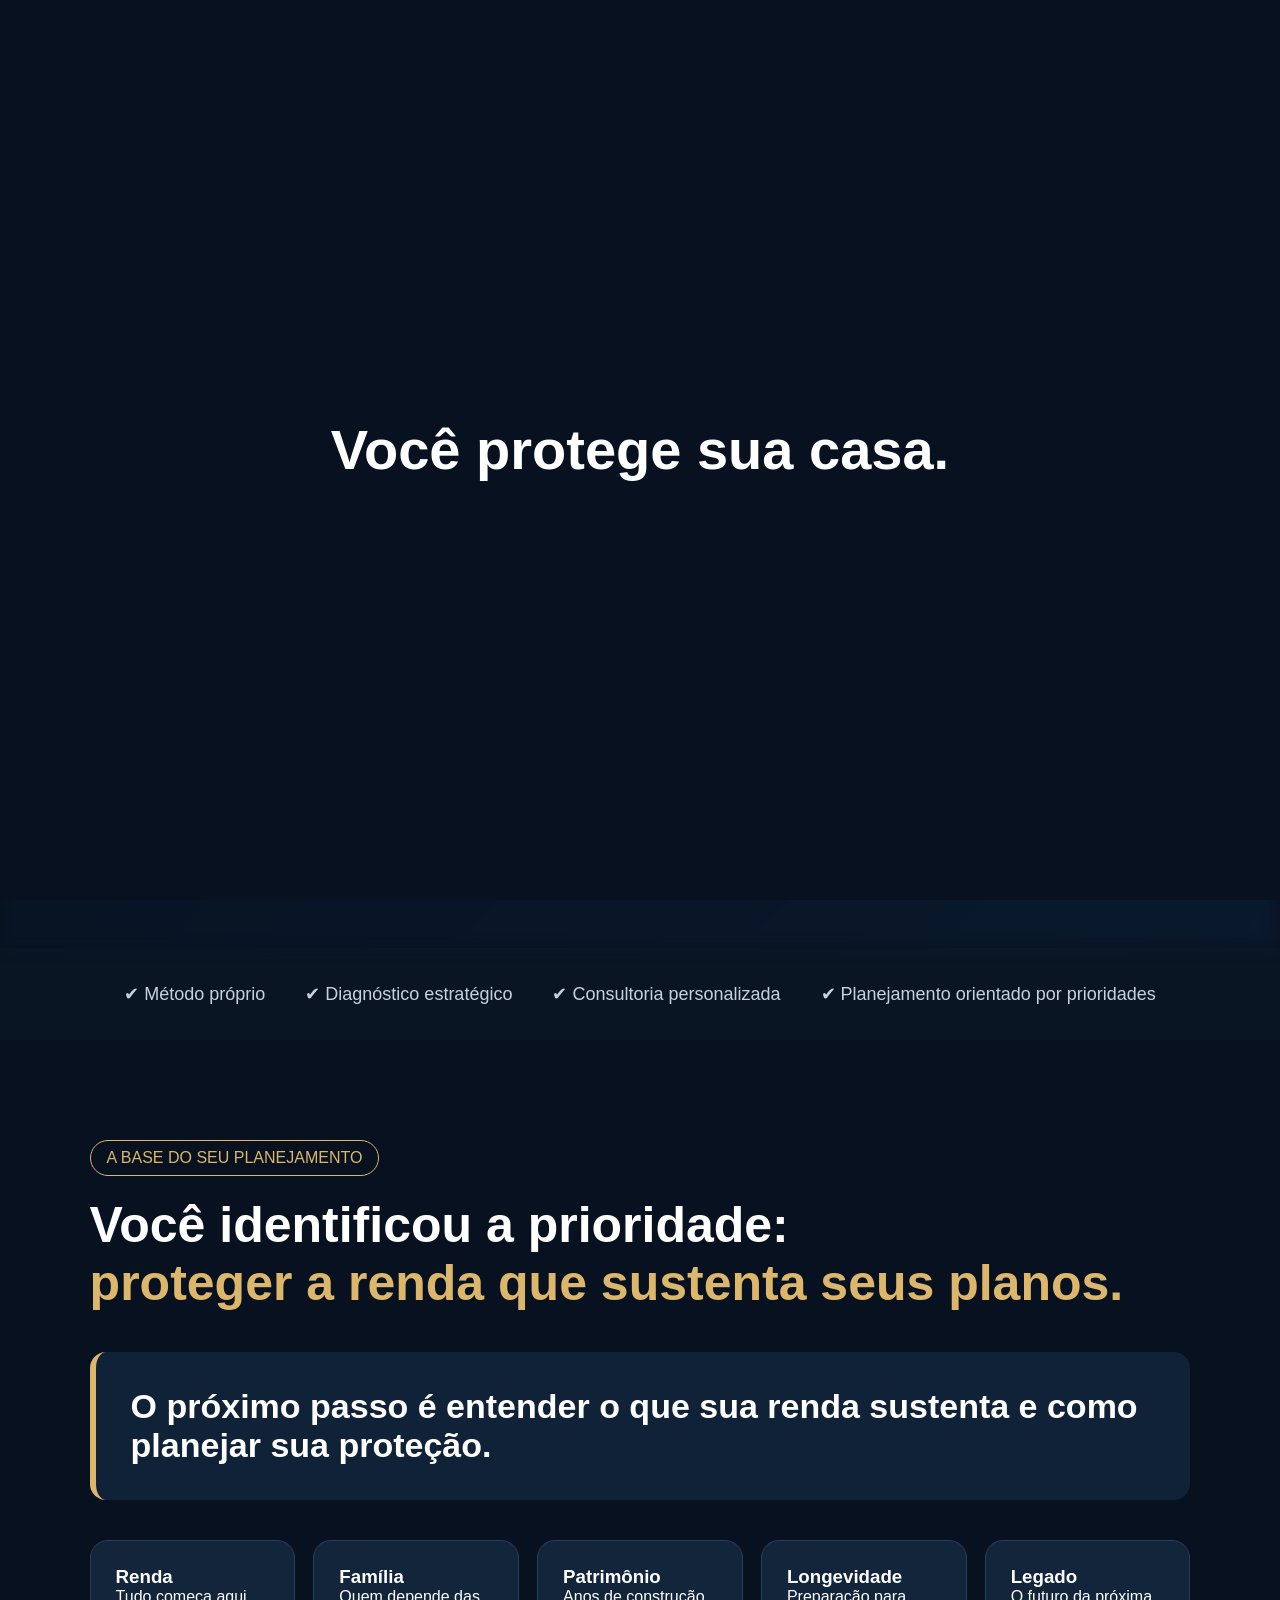
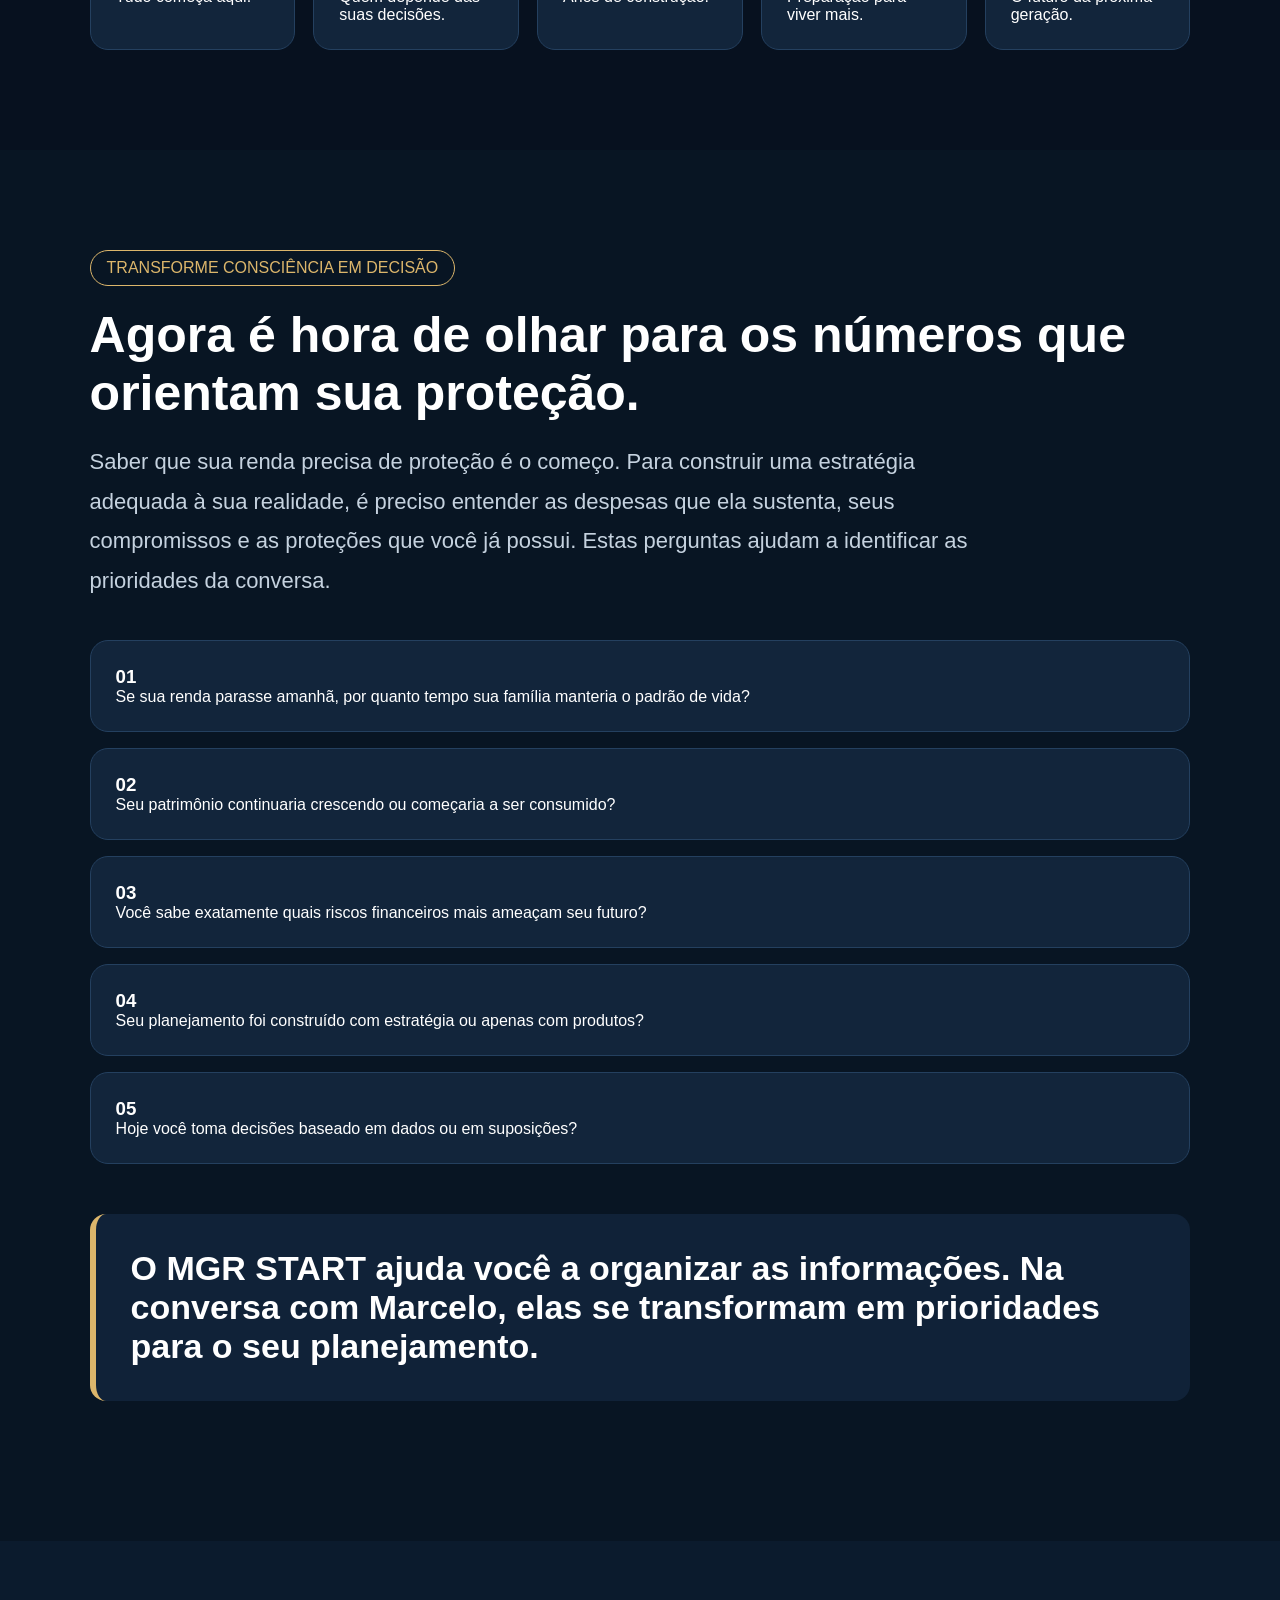
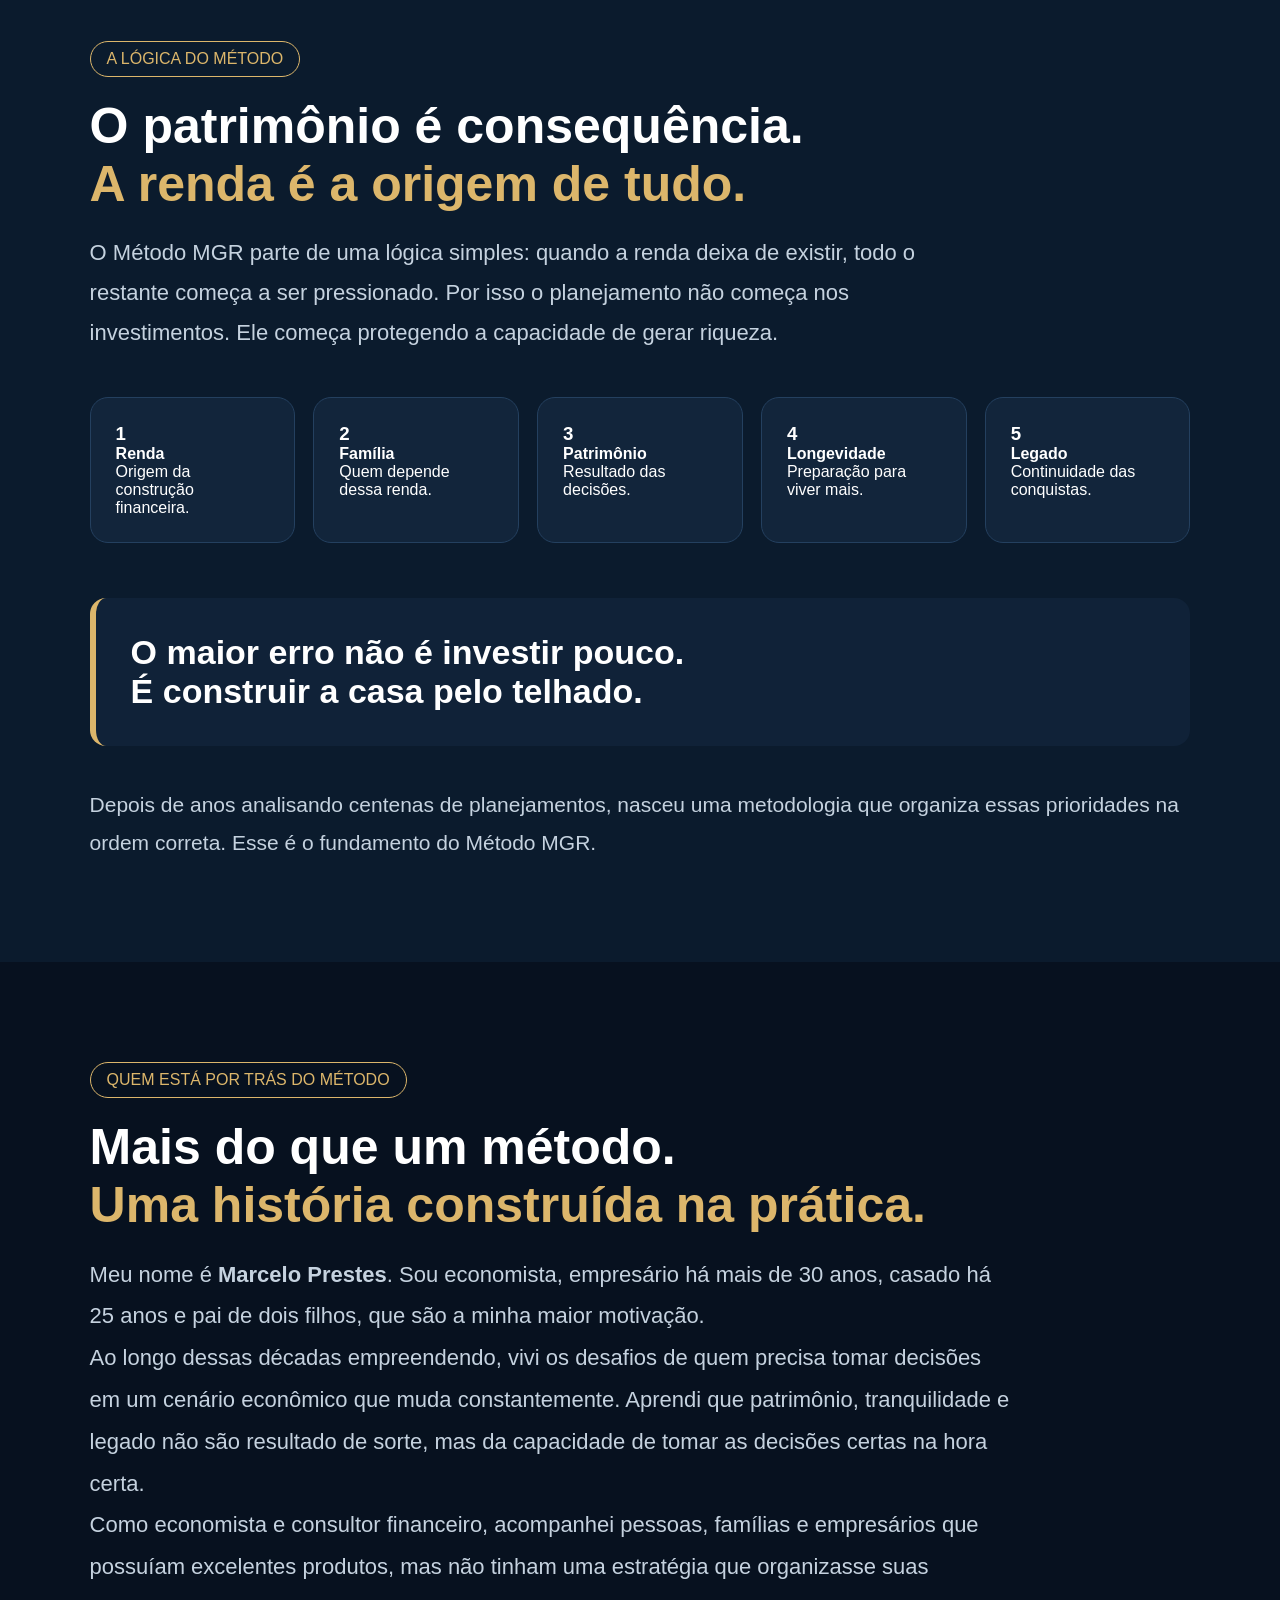
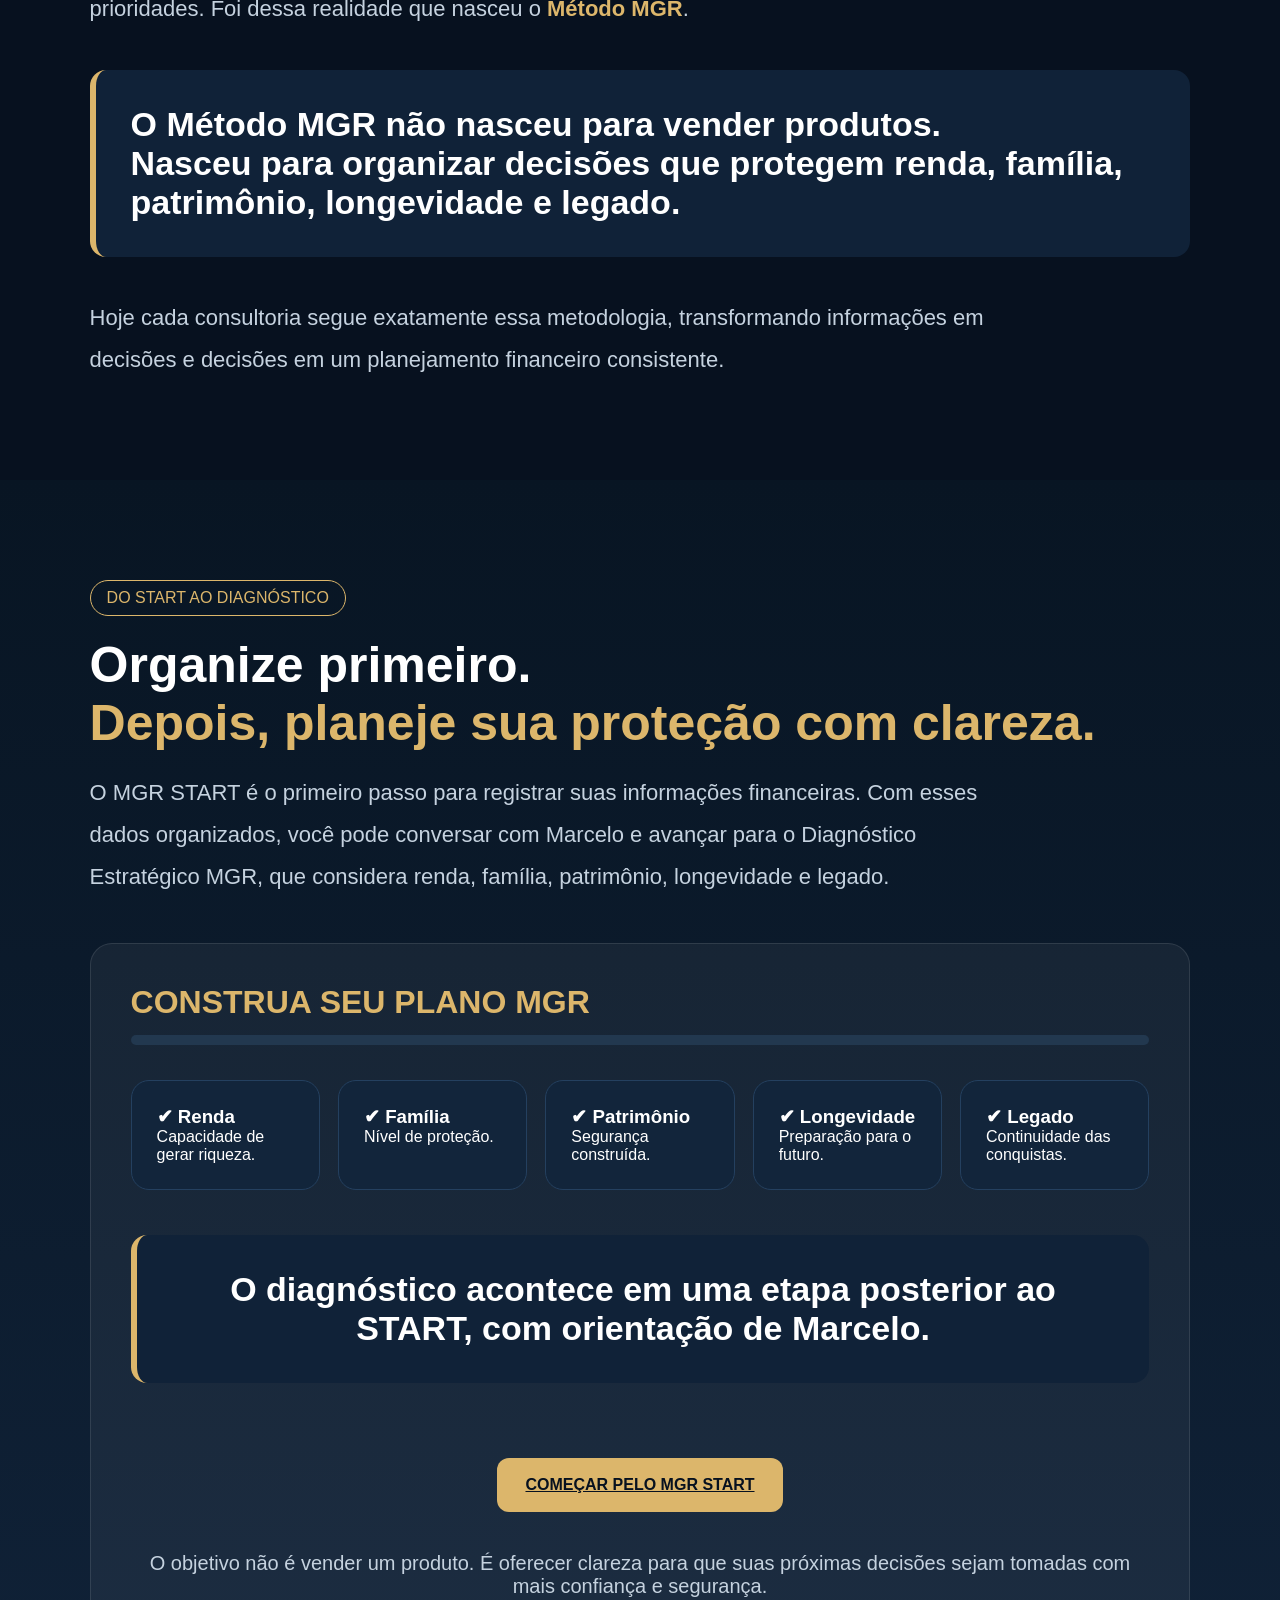
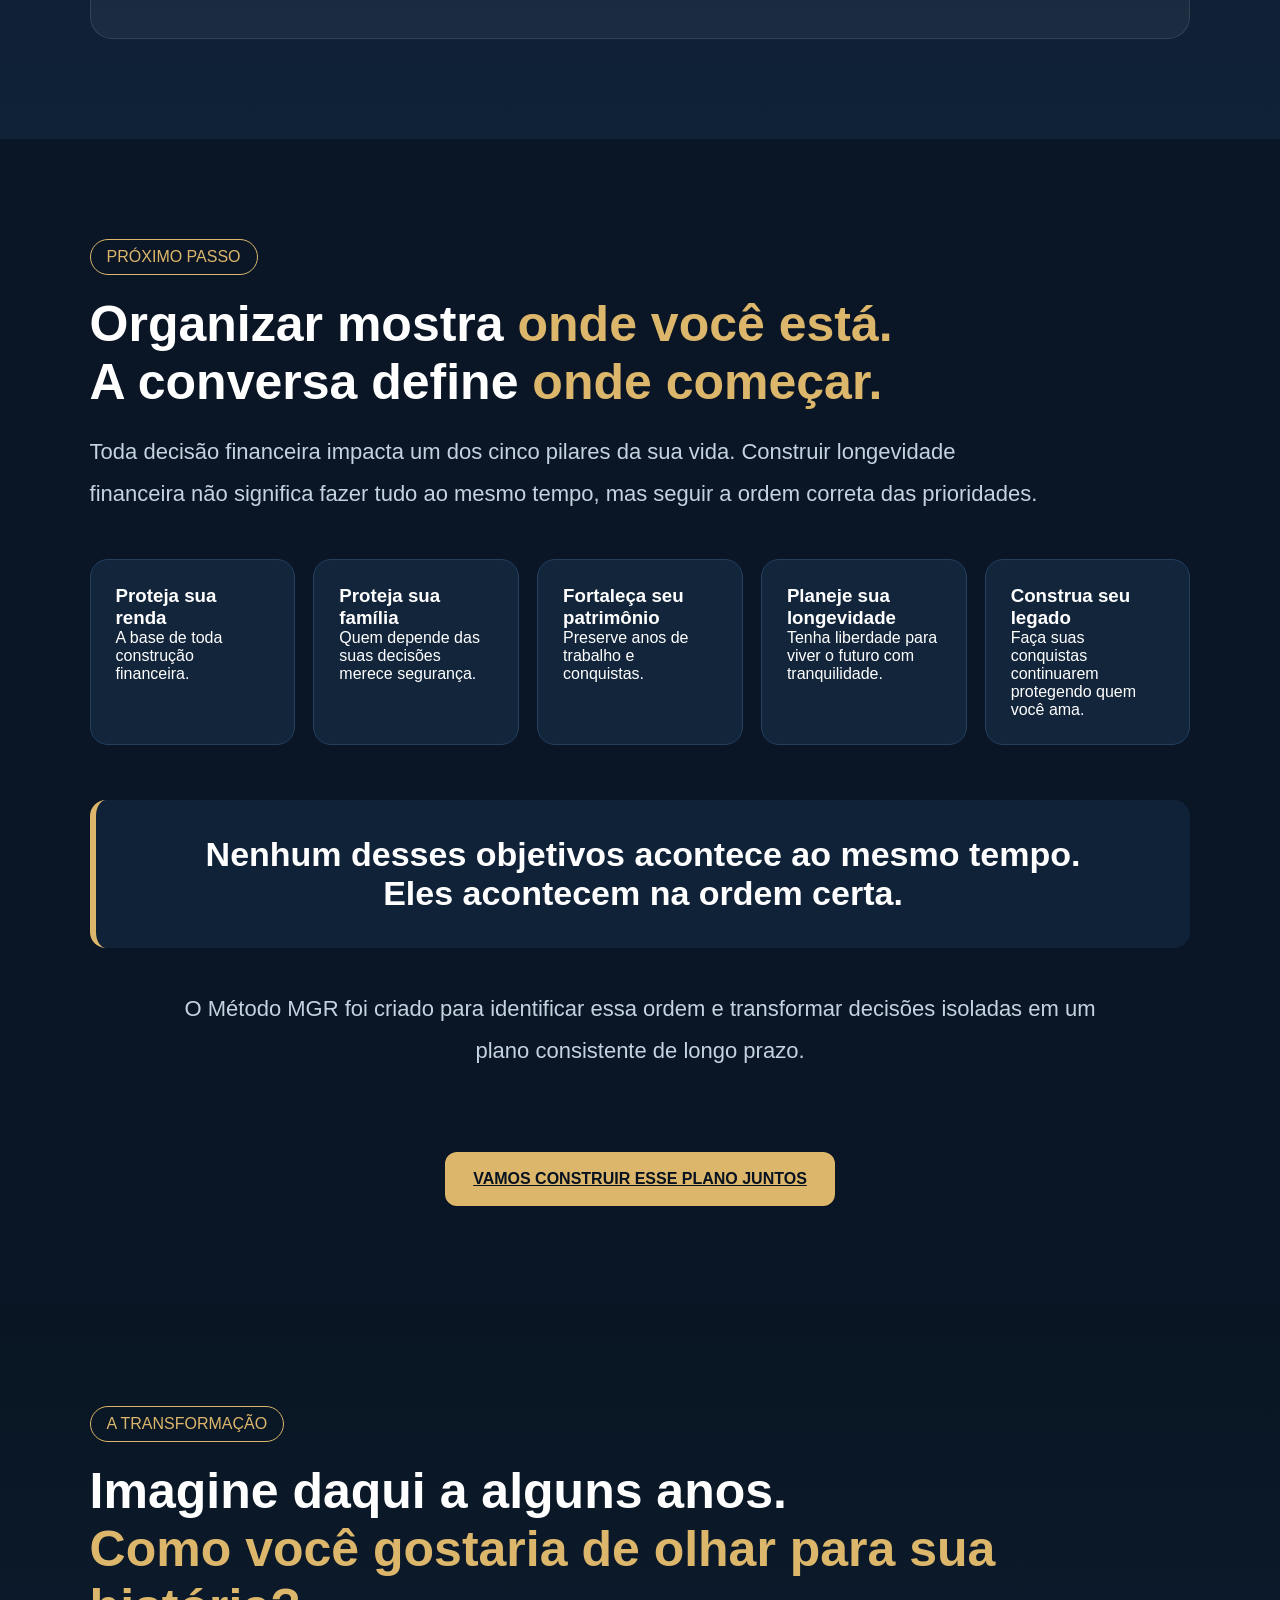
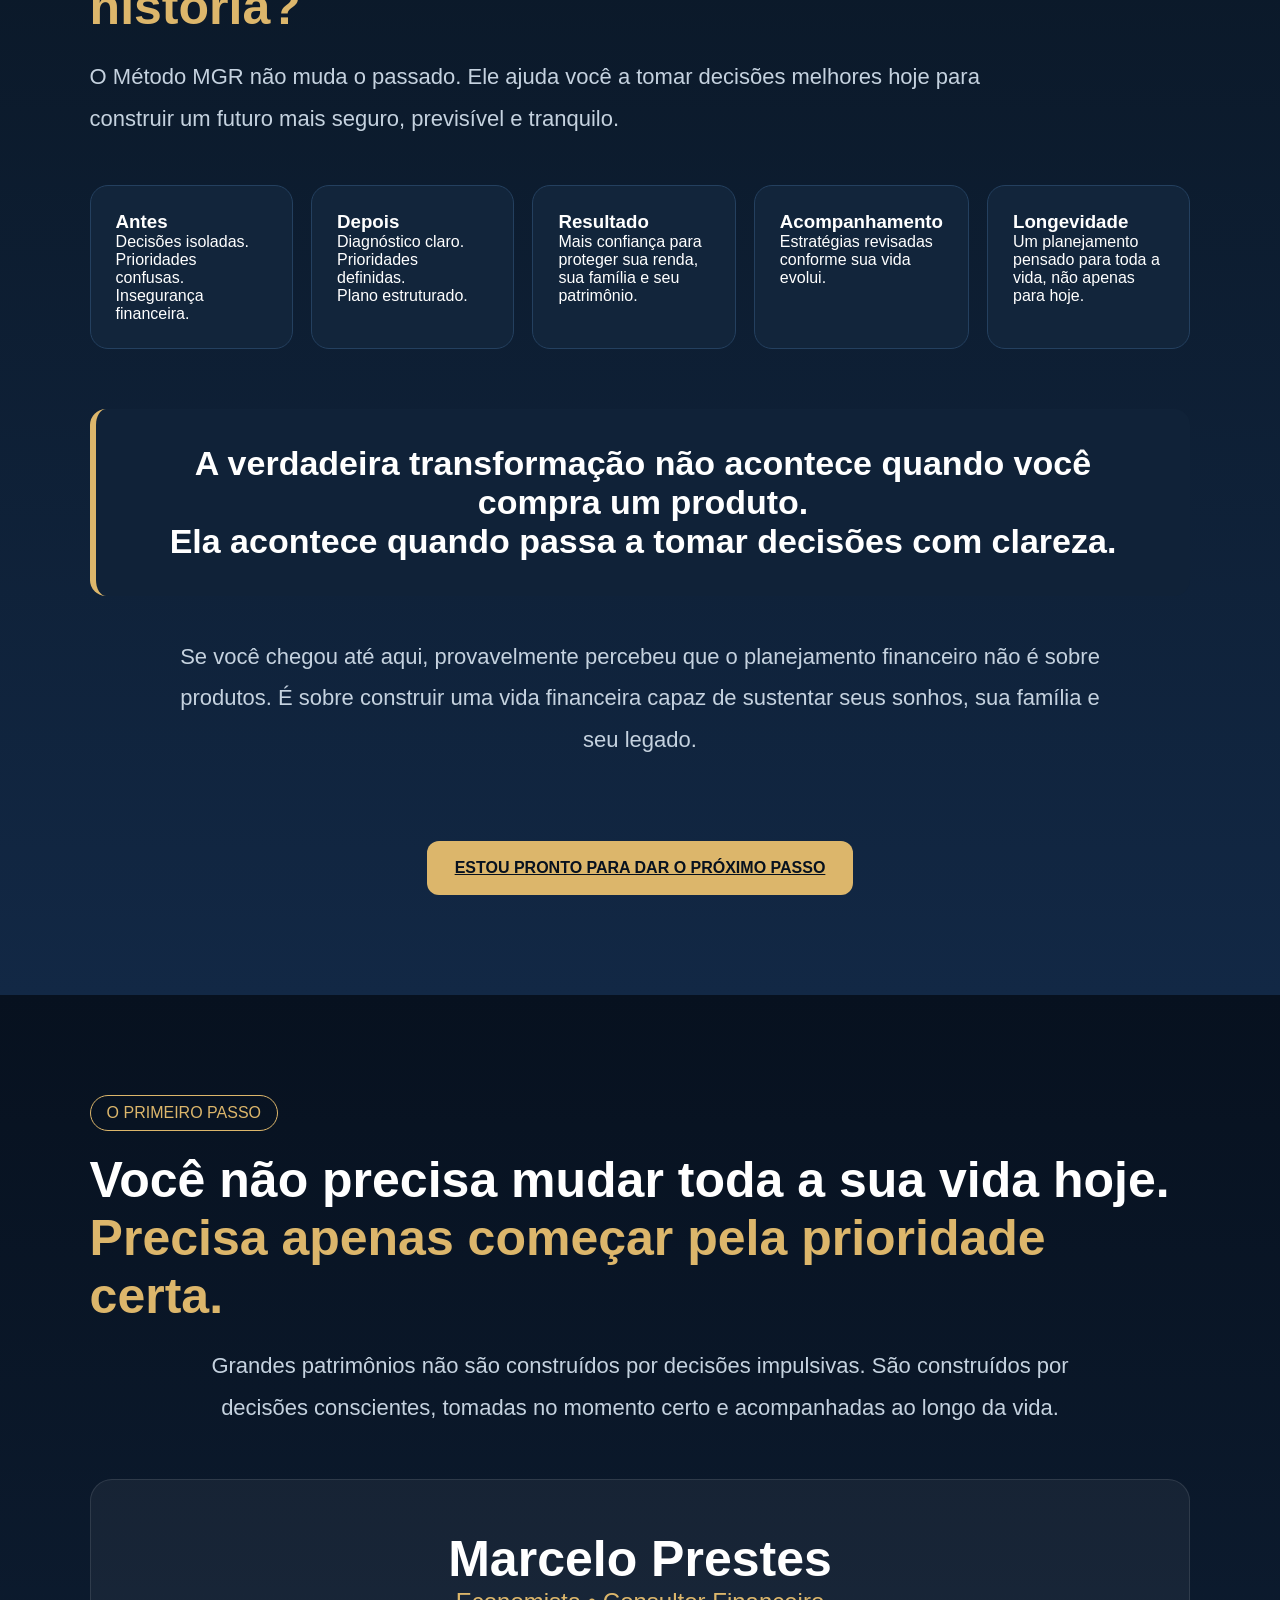
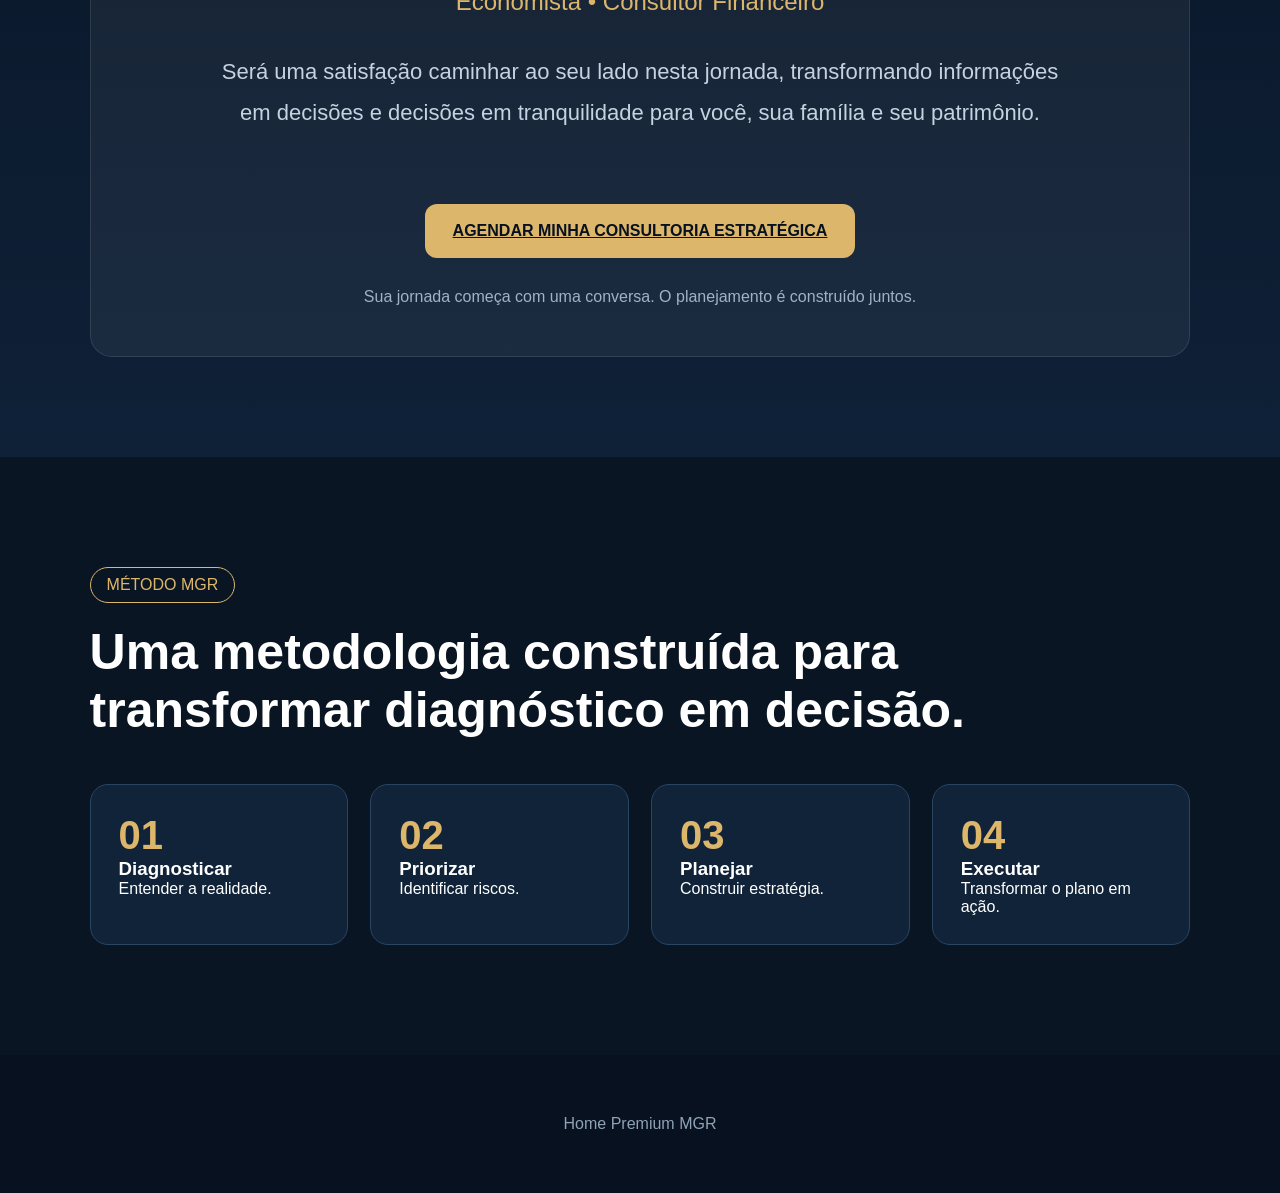
<file: index.html>
<!DOCTYPE html>

<html lang="pt-BR">
<head>
<meta charset="utf-8"/>
<meta content="width=device-width,initial-scale=1" name="viewport"/>
<title>Método MGR | Organize suas finanças e proteja sua renda</title>
<style>
*{margin:0;padding:0;box-sizing:border-box}
body{font-family:Arial,sans-serif;background:#07111f;color:#fff}
header{position:fixed;top:0;width:100%;padding:18px 7%;display:flex;justify-content:space-between;background:rgba(7,17,31,.82);backdrop-filter:blur(10px)}
header b{font-size:28px;color:#dcb66b}
.hero{padding:140px 7% 90px;display:grid;grid-template-columns:1.1fr .9fr;gap:50px;background:
radial-gradient(circle at 80% 10%,rgba(220,182,107,.18),transparent 28%),
linear-gradient(135deg,#07111f,#122845)}
.hero h1{font-size:64px;line-height:1.05}
.hero p{margin-top:22px;font-size:20px;color:#c5d2df;line-height:1.8}
.btn{display:inline-block;margin-top:35px;background:#dcb66b;color:#07111f;padding:18px 28px;border-radius:12px;font-weight:bold}
.btn-secondary{background:transparent;color:#dcb66b;border:1px solid #dcb66b;text-decoration:none}
.hero-actions{display:flex;align-items:center;gap:14px;flex-wrap:wrap}
.hero-actions .btn{margin-top:28px;text-decoration:none}
.panel{background:rgba(255,255,255,.05);border:1px solid rgba(255,255,255,.1);border-radius:22px;padding:28px}
.score{font-size:72px;color:#dcb66b;font-weight:bold}
.bar{height:10px;background:#22384f;border-radius:10px;margin:14px 0;overflow:hidden}
.fill{height:100%;background:#dcb66b}
.section{padding:100px 7%}
.badge{display:inline-block;border:1px solid #dcb66b;color:#dcb66b;padding:8px 16px;border-radius:999px}
h2{font-size:50px;margin:20px 0}
.gold{color:#dcb66b}
.question{margin:40px 0;padding:35px;background:#102238;border-left:6px solid #dcb66b;border-radius:16px;font-size:34px;font-weight:bold}
.cards{display:grid;grid-template-columns:repeat(5,1fr);gap:18px}
.card{background:#12253b;border:1px solid #24405f;border-radius:18px;padding:25px;transition:.25s}
.card:hover{transform:translateY(-8px)}
.method{padding:110px 7%;background:#091522}
.methodgrid{display:grid;grid-template-columns:repeat(4,1fr);gap:22px;margin-top:45px}
.step{background:#112338;border:1px solid #2a4562;border-radius:18px;padding:28px}
.step .n{font-size:40px;color:#dcb66b;font-weight:bold}
footer{padding:60px 7%;text-align:center;color:#8fa2b6}
@media(max-width:900px){.hero,.cards,.methodgrid{grid-template-columns:1fr}h1{font-size:42px}h2{font-size:36px}}

.hero>*{animation:fadeUp .8s ease both}
.panel,.card,.step{transition:transform .3s ease,box-shadow .3s ease}
.panel:hover,.card:hover,.step:hover{box-shadow:0 18px 40px rgba(220,182,107,.18)}
.question{transition:all .3s ease}
.question:hover{transform:scale(1.01)}
@keyframes fadeUp{from{opacity:0;transform:translateY(24px)}to{opacity:1;transform:none}}


#introCine{position:fixed;inset:0;background:#07111f;display:flex;align-items:center;justify-content:center;z-index:20000;transition:opacity 1.2s}
#introText{max-width:920px;padding:40px;text-align:center;font-size:56px;font-weight:bold;line-height:1.3;color:#fff;opacity:0;transition:opacity .8s}
body.intro-lock{overflow:hidden}
.hero{transition:filter 1.2s ease,opacity 1.2s ease}
body.intro-lock .hero{filter:blur(8px);opacity:.35}


/* ===== BUILD 010.8 — RESPONSIVIDADE MOBILE ===== */
html,body{max-width:100%;overflow-x:hidden}
img,video,iframe{max-width:100%;height:auto}
header{z-index:1000}

@media (max-width:900px){
  header{padding:14px 5%;align-items:center;gap:12px}
  header b{font-size:24px;flex:0 0 auto}
  header nav{gap:8px!important;overflow-x:auto;white-space:nowrap;max-width:calc(100vw - 90px);padding-bottom:3px;scrollbar-width:none}
  header nav::-webkit-scrollbar{display:none}
  header nav a{font-size:13px;flex:0 0 auto}
  header nav a[style*="background:#dcb66b"]{padding:7px 10px!important}

  .hero{padding:115px 5% 60px;grid-template-columns:minmax(0,1fr);gap:28px}
  .hero h1{font-size:clamp(36px,10vw,48px);line-height:1.08;overflow-wrap:anywhere}
  .hero p{font-size:18px;line-height:1.65}
  .section,.method{padding:65px 5%}
  h2{font-size:clamp(32px,8.5vw,40px);line-height:1.12;overflow-wrap:anywhere}
  .question{margin:28px 0;padding:24px 20px;font-size:clamp(24px,7vw,30px);line-height:1.25}
  .cards,.methodgrid{grid-template-columns:minmax(0,1fr)!important;gap:14px}
  .card,.step,.panel{min-width:0}
  .panel{padding:22px}
  .score{font-size:60px}
  .btn{max-width:100%;padding:16px 20px;text-align:center;line-height:1.25}

  #introText{max-width:100%;padding:24px 20px;font-size:clamp(34px,10vw,48px);line-height:1.22;overflow-wrap:anywhere}
  #introText span{max-width:100%}

  #modalLead{width:min(92vw,520px)!important;max-height:88vh;overflow-y:auto;padding:22px!important}
  #modalLead h2{font-size:28px!important}
}

@media (max-width:600px){
  header{padding:12px 4%}
  header nav a:not([href*="wa.me"]){display:none}
  header nav{overflow:visible;max-width:none;margin-left:auto}
  header nav a[href*="wa.me"]{font-size:13px!important;padding:8px 11px!important}

  .hero{padding:100px 5% 52px}
  .hero h1{font-size:clamp(32px,9.5vw,42px)}
  .hero p{font-size:17px}
  .section,.method{padding:55px 5%}
  .badge{font-size:12px;padding:7px 12px}
  h2{font-size:clamp(29px,8.5vw,36px)}
  .question{font-size:clamp(21px,6.5vw,27px);padding:22px 18px;border-left-width:4px}
  .card{padding:20px}
  .step{padding:22px}
  .panel{padding:20px!important}
  .score{font-size:54px}

  .section p,.method p{overflow-wrap:anywhere}
  .section p[style*="font-size:22px"],.method p[style*="font-size:22px"]{font-size:18px!important;line-height:1.7!important}
  .section p[style*="font-size:21px"]{font-size:18px!important;line-height:1.7!important}
  .section p[style*="font-size:20px"]{font-size:17px!important}
  .section div[style*="font-size:32px"]{font-size:25px!important}
  .section p[style*="font-size:24px"]{font-size:20px!important}

  #introText{font-size:clamp(30px,9vw,42px)!important;padding:20px 16px!important}
  #introText span[style*="font-size:50px"]{font-size:clamp(28px,8vw,38px)!important}
  #introText span[style*="font-size:72px"]{font-size:clamp(42px,13vw,58px)!important}
  #introText span[style*="font-size:58px"]{font-size:clamp(34px,10vw,46px)!important}
  #introText div[style*="font-size:28px"]{font-size:20px!important;line-height:1.5!important;margin-top:18px!important}

  #modalLead{top:52%!important;width:92vw!important;padding:20px!important}
  #modalLead>div[style*="display:flex"]{flex-direction:column}
  #modalLead button{width:100%;flex:auto!important}
}

@media (max-width:390px){
  .hero h1{font-size:30px}
  h2{font-size:28px}
  .question{font-size:21px}
  .btn{display:block;width:100%;font-size:14px}
}


/* ===== BUILD 010.9 — INTEGRAÇÃO MGR START ===== */
#mgrStartLiberado{display:none;position:fixed;inset:0;z-index:10001;background:linear-gradient(145deg,#07111f,#102845);align-items:center;justify-content:center;padding:24px}
#mgrStartLiberado .start-box{width:min(94vw,680px);background:#0f2138;border:1px solid rgba(220,182,107,.65);border-radius:24px;padding:42px;text-align:center;box-shadow:0 30px 80px rgba(0,0,0,.45)}
#mgrStartLiberado .start-mark{width:86px;height:86px;border-radius:22px;margin:0 auto 22px;border:2px solid #dcb66b;display:flex;align-items:center;justify-content:center;font-weight:900;font-size:26px;color:#dcb66b}
#mgrStartLiberado h2{font-size:38px;margin:10px 0 16px}
#mgrStartLiberado p{color:#c5d2df;font-size:19px;line-height:1.7}
#mgrStartLiberado .start-actions{display:flex;gap:12px;justify-content:center;flex-wrap:wrap;margin-top:28px}
#mgrStartLiberado .start-primary{display:inline-block;background:#dcb66b;color:#07111f;padding:16px 24px;border-radius:12px;font-weight:bold;text-decoration:none}
#mgrStartLiberado .start-secondary{background:transparent;color:#fff;padding:15px 22px;border-radius:12px;font-weight:bold;border:1px solid #405875;cursor:pointer}
@media(max-width:600px){#mgrStartLiberado{padding:14px}#mgrStartLiberado .start-box{padding:28px 20px}#mgrStartLiberado h2{font-size:30px}#mgrStartLiberado p{font-size:17px}#mgrStartLiberado .start-actions{flex-direction:column}#mgrStartLiberado .start-primary,#mgrStartLiberado .start-secondary{width:100%}}


/* ===== BUILD 011 — VALIDAÇÃO DE E-MAIL ===== */
#modalValidacao{display:none;position:fixed;left:50%;top:50%;transform:translate(-50%,-50%);width:min(92%,520px);background:#0f2138;border:1px solid #dcb66b;border-radius:18px;padding:28px;z-index:10000;color:#fff;box-shadow:0 30px 80px rgba(0,0,0,.55)}
#modalValidacao h2{font-size:30px;margin-bottom:10px}
#modalValidacao p{color:#c5d2df;line-height:1.6;margin-bottom:16px}
#codigoEmail{width:100%;padding:16px;margin:8px 0;border-radius:8px;border:none;text-align:center;font-size:24px;letter-spacing:7px;font-weight:bold}
#msgValidacao{min-height:22px;margin-top:10px;font-size:14px;color:#dcb66b}
#btnValidarEmail{width:100%;padding:14px;margin-top:14px;border:0;border-radius:10px;background:#dcb66b;color:#07111f;font-weight:bold;cursor:pointer}
#btnValidarEmail:disabled{opacity:.55;cursor:wait}

</style>
</head>
<body><div id='introCine'><div id='introText'></div></div>
<header><b>MGR</b><nav style='display:flex;gap:18px;align-items:center'>
<a href='#home' style='color:#fff;text-decoration:none'>Home</a>
<a href='#metodo' style='color:#fff;text-decoration:none'>Método</a>
<a href='#historia' style='color:#fff;text-decoration:none'>Minha História</a>
<a href='#diagnostico' style='color:#fff;text-decoration:none'>Diagnóstico</a>
<a href='https://instagram.com/marceloprestes.economista' target='_blank' style='color:#dcb66b;text-decoration:none'>Instagram</a>
<a href='https://wa.me/5514996575019?text=Ol%C3%A1%2C%20Marcelo!%20Vi%20seu%20conte%C3%BAdo%20sobre%20prote%C3%A7%C3%A3o%20da%20renda%20e%20quero%20conversar%20sobre%20minha%20situa%C3%A7%C3%A3o.' target='_blank' rel='noopener' style='background:#dcb66b;color:#07111f;padding:8px 14px;border-radius:8px;text-decoration:none;font-weight:bold'>Falar com Marcelo</a>
</nav></header>
<section id="home" class="hero">
<div>
<h1>Sua renda sustenta o que você construiu.<br/><span class="gold">Vamos planejar como protegê-la.</span></h1>
<p>Você já sabe por que proteger sua capacidade de gerar renda é importante. O Método MGR ajuda a organizar seus números, identificar prioridades e construir uma estratégia para você, sua família e seu patrimônio. Comece pelo MGR START ou converse diretamente com Marcelo.</p>
<div class="hero-actions"><a class="btn" href="#" onclick="abrirModal('start');return false;">COMEÇAR PELO MGR START</a><a class="btn btn-secondary" href="https://wa.me/5514996575019?text=Ol%C3%A1%2C%20Marcelo!%20Vi%20seu%20conte%C3%BAdo%20sobre%20prote%C3%A7%C3%A3o%20da%20renda%20e%20quero%20conversar%20sobre%20minha%20situa%C3%A7%C3%A3o." target="_blank" rel="noopener">QUERO FALAR COM MARCELO</a></div>
</div>
<div class="panel">
<div style="color:#9fb2c8">MGR ONE • Painel Estratégico</div>
<div class="score">87</div>
<p>Nível Geral de Proteção</p>
<div class="bar"><div class="fill" style="width:92%"></div></div>
<div>Proteção da Renda</div>
<div class="bar"><div class="fill" style="width:78%"></div></div>
<div>Família</div>
<div class="bar"><div class="fill" style="width:64%"></div></div>
<div>Reserva Estratégica</div>
<div class="bar"><div class="fill" style="width:55%"></div></div>
<div>Previdência</div>
</div>
</section>

<section class="section" style="padding:35px 7%;background:#091522;text-align:center">
<div style="display:flex;justify-content:center;gap:40px;flex-wrap:wrap;color:#c5d2df;font-size:18px">
<div>✔ Método próprio</div>
<div>✔ Diagnóstico estratégico</div>
<div>✔ Consultoria personalizada</div>
<div>✔ Planejamento orientado por prioridades</div>
</div>
</section>

<section class="section">
<span class="badge">A BASE DO SEU PLANEJAMENTO</span>
<h2>Você identificou a prioridade:<br/><span class="gold">proteger a renda que sustenta seus planos.</span></h2>
<div class="question">O próximo passo é entender o que sua renda sustenta e como planejar sua proteção.</div>
<div class="cards">
<div class="card"><h3>Renda</h3><p>Tudo começa aqui.</p></div>
<div class="card"><h3>Família</h3><p>Quem depende das suas decisões.</p></div>
<div class="card"><h3>Patrimônio</h3><p>Anos de construção.</p></div>
<div class="card"><h3>Longevidade</h3><p>Preparação para viver mais.</p></div>
<div class="card"><h3>Legado</h3><p>O futuro da próxima geração.</p></div>
</div>
</section>
<section class="section" style="background:#081523">
<span class="badge">TRANSFORME CONSCIÊNCIA EM DECISÃO</span>
<h2>Agora é hora de olhar para os números que orientam sua proteção.</h2>
<p style="max-width:900px;color:#c5d2df;font-size:22px;line-height:1.8">
Saber que sua renda precisa de proteção é o começo. Para construir uma estratégia adequada à sua realidade,
é preciso entender as despesas que ela sustenta, seus compromissos e as proteções que você já possui.
Estas perguntas ajudam a identificar as prioridades da conversa.
</p>
<div class="cards" style="grid-template-columns:1fr;gap:16px;margin-top:40px">
<div class="card"><h3>01</h3><p>Se sua renda parasse amanhã, por quanto tempo sua família manteria o padrão de vida?</p></div>
<div class="card"><h3>02</h3><p>Seu patrimônio continuaria crescendo ou começaria a ser consumido?</p></div>
<div class="card"><h3>03</h3><p>Você sabe exatamente quais riscos financeiros mais ameaçam seu futuro?</p></div>
<div class="card"><h3>04</h3><p>Seu planejamento foi construído com estratégia ou apenas com produtos?</p></div>
<div class="card"><h3>05</h3><p>Hoje você toma decisões baseado em dados ou em suposições?</p></div>
</div>
<div class="question" style="margin-top:50px">
O MGR START ajuda você a organizar as informações. Na conversa com Marcelo, elas se transformam em prioridades para o seu planejamento.
</div>
</section>
<section class="section" style="background:#0b1b2d">
<span class="badge">A LÓGICA DO MÉTODO</span>
<h2>O patrimônio é consequência.<br/><span class="gold">A renda é a origem de tudo.</span></h2>
<p style="max-width:900px;color:#c5d2df;font-size:22px;line-height:1.8">
O Método MGR parte de uma lógica simples: quando a renda deixa de existir,
todo o restante começa a ser pressionado. Por isso o planejamento não começa
nos investimentos. Ele começa protegendo a capacidade de gerar riqueza.
</p>
<div class="cards" style="grid-template-columns:repeat(5,1fr);margin-top:45px">
<div class="card"><h3>1</h3><h4>Renda</h4><p>Origem da construção financeira.</p></div>
<div class="card"><h3>2</h3><h4>Família</h4><p>Quem depende dessa renda.</p></div>
<div class="card"><h3>3</h3><h4>Patrimônio</h4><p>Resultado das decisões.</p></div>
<div class="card"><h3>4</h3><h4>Longevidade</h4><p>Preparação para viver mais.</p></div>
<div class="card"><h3>5</h3><h4>Legado</h4><p>Continuidade das conquistas.</p></div>
</div>
<div class="question" style="margin-top:55px">
O maior erro não é investir pouco.<br/>
É construir a casa pelo telhado.
</div>
<p style="margin-top:35px;font-size:21px;color:#c5d2df;line-height:1.8">
Depois de anos analisando centenas de planejamentos, nasceu uma metodologia
que organiza essas prioridades na ordem correta. Esse é o fundamento do Método MGR.
</p>
</section>
<section id="historia" class="section" style="background:#07111f">
<span class="badge">QUEM ESTÁ POR TRÁS DO MÉTODO</span>
<h2>Mais do que um método.<br/><span class="gold">Uma história construída na prática.</span></h2>
<p style="max-width:920px;color:#c5d2df;font-size:22px;line-height:1.9">
Meu nome é <strong>Marcelo Prestes</strong>. Sou economista, empresário há mais de 30 anos,
casado há 25 anos e pai de dois filhos, que são a minha maior motivação.
</p>
<p style="max-width:920px;color:#c5d2df;font-size:22px;line-height:1.9">
Ao longo dessas décadas empreendendo, vivi os desafios de quem precisa tomar decisões em um cenário econômico
que muda constantemente. Aprendi que patrimônio, tranquilidade e legado não são resultado de sorte,
mas da capacidade de tomar as decisões certas na hora certa.
</p>
<p style="max-width:920px;color:#c5d2df;font-size:22px;line-height:1.9">
Como economista e consultor financeiro, acompanhei pessoas, famílias e empresários que possuíam excelentes produtos,
mas não tinham uma estratégia que organizasse suas prioridades.
Foi dessa realidade que nasceu o <span class="gold"><strong>Método MGR</strong></span>.
</p>
<div class="question">
O Método MGR não nasceu para vender produtos.<br/>
Nasceu para organizar decisões que protegem renda, família, patrimônio, longevidade e legado.
</div>
<p style="max-width:920px;color:#c5d2df;font-size:22px;line-height:1.9">
Hoje cada consultoria segue exatamente essa metodologia, transformando informações em decisões
e decisões em um planejamento financeiro consistente.
</p>
</section>
<section id="diagnostico" class="section" style="background:linear-gradient(180deg,#081523,#102238)">
<span class="badge">DO START AO DIAGNÓSTICO</span>
<h2>Organize primeiro.<br/><span class="gold">Depois, planeje sua proteção com clareza.</span></h2>
<p style="max-width:920px;color:#c5d2df;font-size:22px;line-height:1.9">
O MGR START é o primeiro passo para registrar suas informações financeiras. Com esses dados organizados,
você pode conversar com Marcelo e avançar para o Diagnóstico Estratégico MGR, que considera
renda, família, patrimônio, longevidade e legado.
</p>
<div class="panel" style="margin-top:45px;padding:40px">
<div style="font-size:32px;font-weight:bold;color:#dcb66b">CONSTRUA SEU PLANO MGR</div>
<div class="bar"><div class="fill" style="width:0%"></div></div>
<div class="cards" style="margin-top:35px">
<div class="card"><h3>✔ Renda</h3><p>Capacidade de gerar riqueza.</p></div>
<div class="card"><h3>✔ Família</h3><p>Nível de proteção.</p></div>
<div class="card"><h3>✔ Patrimônio</h3><p>Segurança construída.</p></div>
<div class="card"><h3>✔ Longevidade</h3><p>Preparação para o futuro.</p></div>
<div class="card"><h3>✔ Legado</h3><p>Continuidade das conquistas.</p></div>
</div>
<div class="question" style="margin-top:45px;text-align:center">
O diagnóstico acontece em uma etapa posterior ao START, com orientação de Marcelo.
</div>
<div style="text-align:center;margin-top:40px">
<a class="btn" href="#" onclick="abrirModal('start');return false;">COMEÇAR PELO MGR START</a>
</div>
<p style="margin-top:40px;text-align:center;color:#c5d2df;font-size:20px">
O objetivo não é vender um produto. É oferecer clareza para que suas próximas decisões sejam tomadas com mais confiança e segurança.
</p>
</div>
</section>
<section class="section" style="background:#0a1626">
<span class="badge">PRÓXIMO PASSO</span>
<h2>Organizar mostra <span class="gold">onde você está.</span><br/>A conversa define <span class="gold">onde começar.</span></h2>
<p style="max-width:950px;color:#c5d2df;font-size:22px;line-height:1.9">
Toda decisão financeira impacta um dos cinco pilares da sua vida. Construir longevidade financeira
não significa fazer tudo ao mesmo tempo, mas seguir a ordem correta das prioridades.
</p>
<div class="cards" style="margin-top:45px">
<div class="card"><h3>Proteja sua renda</h3><p>A base de toda construção financeira.</p></div>
<div class="card"><h3>Proteja sua família</h3><p>Quem depende das suas decisões merece segurança.</p></div>
<div class="card"><h3>Fortaleça seu patrimônio</h3><p>Preserve anos de trabalho e conquistas.</p></div>
<div class="card"><h3>Planeje sua longevidade</h3><p>Tenha liberdade para viver o futuro com tranquilidade.</p></div>
<div class="card"><h3>Construa seu legado</h3><p>Faça suas conquistas continuarem protegendo quem você ama.</p></div>
</div>
<div class="question" style="margin-top:55px;text-align:center">
Nenhum desses objetivos acontece ao mesmo tempo.<br/>
Eles acontecem na ordem certa.
</div>
<p style="max-width:950px;margin:40px auto 0;color:#c5d2df;font-size:22px;line-height:1.9;text-align:center">
O Método MGR foi criado para identificar essa ordem e transformar decisões isoladas em um plano consistente de longo prazo.
</p>
<div style="text-align:center;margin-top:45px">
<a class="btn" href="#" onclick="abrirModal('construir_plano');return false;">VAMOS CONSTRUIR ESSE PLANO JUNTOS</a>
</div>
</section>
<section class="section" style="background:linear-gradient(180deg,#091522,#122845)">
<span class="badge">A TRANSFORMAÇÃO</span>
<h2>Imagine daqui a alguns anos.<br/><span class="gold">Como você gostaria de olhar para sua história?</span></h2>
<p style="max-width:950px;color:#c5d2df;font-size:22px;line-height:1.9">
O Método MGR não muda o passado. Ele ajuda você a tomar decisões melhores hoje para construir um futuro mais seguro, previsível e tranquilo.
</p>
<div class="cards" style="margin-top:45px">
<div class="card">
<h3>Antes</h3>
<p>Decisões isoladas.<br/>Prioridades confusas.<br/>Insegurança financeira.</p>
</div>
<div class="card">
<h3>Depois</h3>
<p>Diagnóstico claro.<br/>Prioridades definidas.<br/>Plano estruturado.</p>
</div>
<div class="card">
<h3>Resultado</h3>
<p>Mais confiança para proteger sua renda, sua família e seu patrimônio.</p>
</div>
<div class="card">
<h3>Acompanhamento</h3>
<p>Estratégias revisadas conforme sua vida evolui.</p>
</div>
<div class="card">
<h3>Longevidade</h3>
<p>Um planejamento pensado para toda a vida, não apenas para hoje.</p>
</div>
</div>
<div class="question" style="margin-top:60px;text-align:center">
A verdadeira transformação não acontece quando você compra um produto.<br/>
Ela acontece quando passa a tomar decisões com clareza.
</div>
<p style="max-width:950px;margin:40px auto 0;text-align:center;color:#c5d2df;font-size:22px;line-height:1.9">
Se você chegou até aqui, provavelmente percebeu que o planejamento financeiro não é sobre produtos. É sobre construir uma vida financeira capaz de sustentar seus sonhos, sua família e seu legado.
</p>
<div style="text-align:center;margin-top:45px">
<a class="btn" href="#" onclick="abrirModal('proximo_passo');return false;">ESTOU PRONTO PARA DAR O PRÓXIMO PASSO</a>
</div>
</section>

<section class="section" style="background:linear-gradient(180deg,#07111f,#0f2138)">
<span class="badge">O PRIMEIRO PASSO</span>
<h2>Você não precisa mudar toda a sua vida hoje.<br/><span class="gold">Precisa apenas começar pela prioridade certa.</span></h2>
<p style="max-width:940px;margin:auto;color:#c5d2df;font-size:22px;line-height:1.9;text-align:center">
Grandes patrimônios não são construídos por decisões impulsivas.
São construídos por decisões conscientes, tomadas no momento certo e acompanhadas ao longo da vida.
</p>
<div class="panel" style="margin-top:50px;padding:50px;text-align:center">
<h2 style="margin:0">Marcelo Prestes</h2>
<p style="font-size:24px;color:#dcb66b">Economista • Consultor Financeiro</p>
<p style="margin:35px auto;max-width:850px;color:#c5d2df;font-size:22px;line-height:1.9">
Será uma satisfação caminhar ao seu lado nesta jornada, transformando informações em decisões e decisões em tranquilidade para você, sua família e seu patrimônio.
</p>
<a class='btn' target='_blank' href='#' onclick="abrirModal('agendamento');return false;">AGENDAR MINHA CONSULTORIA ESTRATÉGICA</a>
<p style="margin-top:30px;color:#9fb2c8">
Sua jornada começa com uma conversa.
O planejamento é construído juntos.
</p>
</div>
</section>
<section id="metodo" class="method">
<span class="badge">MÉTODO MGR</span>
<h2>Uma metodologia construída para transformar diagnóstico em decisão.</h2>
<div class="methodgrid">
<div class="step"><div class="n">01</div><h3>Diagnosticar</h3><p>Entender a realidade.</p></div>
<div class="step"><div class="n">02</div><h3>Priorizar</h3><p>Identificar riscos.</p></div>
<div class="step"><div class="n">03</div><h3>Planejar</h3><p>Construir estratégia.</p></div>
<div class="step"><div class="n">04</div><h3>Executar</h3><p>Transformar o plano em ação.</p></div>
</div>
</section>


<div id="overlay" onclick="fecharModal()" style="display:none;position:fixed;inset:0;background:rgba(0,0,0,.75);z-index:9998"></div>
<div id="modalLead" style="display:none;position:fixed;left:50%;top:50%;transform:translate(-50%,-50%);width:min(92%,520px);background:#0f2138;border:1px solid #dcb66b;border-radius:18px;padding:28px;z-index:9999;color:#fff">
<h2 style="font-size:30px;margin-bottom:10px">Comece pelo MGR START</h2>
<p style="color:#c5d2df;margin-bottom:20px">Organize suas informações financeiras no primeiro passo do Método MGR. Cadastre-se e valide seu e-mail. O acesso ao START depende de autorização de Marcelo; depois você poderá avançar para o Diagnóstico Estratégico MGR.</p>
<form id="leadForm" autocomplete="off">
<input id="nome" autocomplete="new-password" placeholder="Nome completo" style="width:100%;padding:14px;margin:8px 0;border-radius:8px;border:none">
<input id="fone" autocomplete="off" placeholder="WhatsApp" style="width:100%;padding:14px;margin:8px 0;border-radius:8px;border:none">
<input id="email" autocomplete="off" type="email" placeholder="E-mail" style="width:100%;padding:14px;margin:8px 0;border-radius:8px;border:none">
</form>
<div style="display:flex;gap:10px;margin-top:20px">
<button onclick="fecharModal()" style="flex:1;padding:14px;border-radius:10px">Cancelar</button>
<button id="btnContinuarLead" type="button" onclick="continuarDiag()" style="flex:1;padding:14px;border-radius:10px;background:#dcb66b;font-weight:bold">Continuar</button>
</div>
</div>

<div id="modalValidacao">
<h2>Valide seu e-mail</h2>
<p>Digite o código de 6 dígitos para validar seu e-mail. O acesso ao MGR START depende de autorização de Marcelo.</p>
<input id="codigoEmail" inputmode="numeric" maxlength="6" autocomplete="one-time-code" placeholder="000000">
<div id="msgValidacao"></div>
<button id="btnValidarEmail" type="button" onclick="validarCodigoEmail()">VALIDAR E-MAIL</button>
</div>

<div id="mgrStartPendente" style="display:none;position:fixed;inset:0;z-index:10002;background:#091522;align-items:center;justify-content:center;padding:24px;color:#fff;text-align:center">
 <div style="width:min(100%,620px);background:#0f2138;border:1px solid #dcb66b;border-radius:18px;padding:36px 26px">
  <div style="font-size:28px;color:#dcb66b;font-weight:bold;margin-bottom:20px">MGR</div>
  <h2>Cadastro concluído</h2>
  <p style="color:#c5d2df;line-height:1.6;margin:20px 0">Seu e-mail foi validado. O acesso ao MGR START ainda não está liberado e depende de autorização de Marcelo. Você não precisa digitar o código novamente.</p>
  <button type="button" onclick="document.getElementById('mgrStartPendente').style.display='none';document.body.style.overflow='';" style="padding:14px 28px;border:0;border-radius:10px;background:#dcb66b;color:#07111f;font-weight:bold">ENTENDI</button>
 </div>
</div>

<div id="mgrStartLiberado">
 <div class="start-box">
  <div class="start-mark">MGR</div>
  <span class="badge">ACESSO LIBERADO</span>
  <h2>Seu primeiro passo no Método MGR<br><span class="gold">começa pelo MGR START.</span></h2>
  <p>Seu cadastro foi concluído. Agora você pode começar organizando sua vida financeira com uma ferramenta criada para transformar números em clareza e clareza em melhores decisões.</p>
  <div class="start-actions">
   <a id="btnEntrarMgrStart" class="start-primary" href="https://start.mgrplanejamento.com.br" target="_blank" rel="noopener">COMEÇAR PELO MGR START</a>
   <button class="start-secondary" type="button" onclick="continuarWhatsApp()">FALAR COM MARCELO</button>
  </div>
  <p style="font-size:14px;color:#8fa2b6;margin-top:22px">No smartphone, o MGR START pode ser instalado como aplicativo na tela inicial.</p>
 </div>
</div>

<footer>Home Premium MGR</footer>


<script>
document.documentElement.style.scrollBehavior='smooth';
let ctaSelecionado='diagnostico';
let envioLeadEmAndamento=false;
function limparFormulario(){
 document.getElementById('leadForm').reset();
 document.getElementById('nome').value='';
 document.getElementById('fone').value='';
 document.getElementById('email').value='';
}
function abrirModal(cta){
ctaSelecionado=cta||'diagnostico';
limparFormulario();
overlay.style.display='block';
modalLead.style.display='block';
setTimeout(()=>nome.focus(),50);
}
function fecharModal(){
 limparFormulario();
 overlay.style.display='none';
 modalLead.style.display='none';
}


// ===== BUILD 010.8 RESPONSIVA =====
async function enviarLeadServidor(lead){
 const payload={nome:lead.nome,email:lead.email,whatsapp:lead.fone,telefone:lead.fone,empresa:"",origem:"Landing Page MGR",campanha:"Landing Page MGR",observacoes:"CTA:"+lead.cta};
 try{
  const resp=await fetch("https://mgr-api.marceloprestes-economista.workers.dev/leads",{method:"POST",headers:{"Content-Type":"application/json"},body:JSON.stringify(payload)});
  const json=await resp.json();
  if(!resp.ok || json.success===false) throw new Error(json.message||json.error||"Falha ao cadastrar.");
  localStorage.removeItem("mgr_lead_pendente");
  return json;
 }catch(e){
  console.error(e); localStorage.setItem("mgr_lead_pendente",JSON.stringify(payload));
  alert("Erro ao cadastrar: "+e.message); return null;
 }
}

function mensagemWhatsApp(cta){
 const msgs={diagnostico:'Olá Marcelo! Acabei de iniciar meu Diagnóstico MGR e gostaria de conversar.',construir_plano:'Olá Marcelo! Quero construir meu planejamento financeiro com o Método MGR.',proximo_passo:'Olá Marcelo! Estou pronto para dar o próximo passo.',agendamento:'Olá Marcelo! Gostaria de agendar minha Consultoria Estratégica.'};
 return msgs[cta]||msgs.diagnostico;
}
function liberarMgrStart(lead){
 window.mgrLeadLiberado=lead;
 const token=localStorage.getItem('mgr_start_token');
 const expiraEm=localStorage.getItem('mgr_start_token_expira_em');
 const btnStart=document.getElementById('btnEntrarMgrStart');
 if(btnStart){
  const params=new URLSearchParams();
  if(token)params.set('token',token);
  if(expiraEm)params.set('expira_em',expiraEm);
  btnStart.href='https://start.mgrplanejamento.com.br/'+(params.toString()?'#mgr_start_session='+encodeURIComponent(params.toString()):'');
 }
 document.getElementById('mgrStartLiberado').style.display='flex';
 document.body.style.overflow='hidden';
}
function mostrarAcessoPendente(){
 localStorage.removeItem('mgr_start_token');
 localStorage.removeItem('mgr_start_token_expira_em');
 localStorage.removeItem('mgr_lead_aguardando_validacao');
 localStorage.removeItem('mgr_lead_temp');
 try{const u=new URL(window.location.href);u.searchParams.delete('validacao');history.replaceState(null,document.title,u.pathname+u.search+u.hash);}catch(e){}
 document.getElementById('modalValidacao').style.display='none';
 document.getElementById('overlay').style.display='none';
 document.getElementById('mgrStartPendente').style.display='flex';
 document.body.style.overflow='hidden';
}
function continuarWhatsApp(){
 const lead=window.mgrLeadLiberado||{};
 window.open('https://wa.me/5514996575019?text='+encodeURIComponent(mensagemWhatsApp(lead.cta)),'_blank');
}

function abrirValidacaoEmail(lead,cadastro){
 window.mgrLeadPendenteValidacao=lead;
 window.mgrCadastroPendente=cadastro||{};
 localStorage.setItem('mgr_lead_aguardando_validacao',JSON.stringify({lead:lead,cadastro:cadastro||{}}));
 try{
  const u=new URL(window.location.href);
  u.searchParams.set('validacao','pendente');
  history.replaceState(null,document.title,u.pathname+u.search+u.hash);
 }catch(e){}
 modalLead.style.display='none';
 overlay.style.display='block';
 document.getElementById('modalValidacao').style.display='block';
 document.getElementById('codigoEmail').value='';
 document.getElementById('msgValidacao').textContent='';
 setTimeout(()=>document.getElementById('codigoEmail').focus(),50);
}

async function fetchValidacaoComPrazo(url,options){
 const controller=new AbortController();
 const timer=setTimeout(()=>controller.abort(),15000);
 try{return await fetch(url,{...options,signal:controller.signal});}
 finally{clearTimeout(timer);}
}

async function validarCodigoEmail(){
 const lead=window.mgrLeadPendenteValidacao;
 const campo=document.getElementById('codigoEmail');
 const codigo=campo.value.replace(/\D/g,'');
 const msg=document.getElementById('msgValidacao');
 const btn=document.getElementById('btnValidarEmail');

 if(!lead||!lead.email){
  msg.textContent='Cadastro não encontrado. Recomece o processo.';
  return;
 }

 if(codigo.length!==6){
  msg.textContent='Digite o código de 6 dígitos.';
  return;
 }

 btn.disabled=true;
 btn.textContent='VALIDANDO...';
 msg.textContent='Confirmando seu código...';

 try{

  const resp=await fetchValidacaoComPrazo(
   "https://api.mgrplanejamento.com.br/leads/validar-email",
   {
    method:"POST",
    headers:{"Content-Type":"application/json"},
    body:JSON.stringify({
     email:lead.email,
     codigo
    })
   }
  );

  const json=await resp.json();

  if(!resp.ok||json.success===false){
   const detalhe=String(json.error||json.data?.error||json.data?.message||json.message||'').trim();
   throw new Error(detalhe && detalhe.toUpperCase()!=='OK'
    ? detalhe
    : 'Não foi possível confirmar este código. Se o e-mail já aparece como Validado no CRM, não repita a validação; o acesso ao START depende de autorização.');
  }

  /*
   * O Worker utiliza ok(), portanto os dados retornados
   * ficam dentro de json.data.
   */
  const dados=json.data||json;

  if(dados.validado===false){
   const detalhe=String(dados.error||dados.message||json.error||'').trim();
   throw new Error(detalhe && detalhe.toUpperCase()!=='OK'
    ? detalhe
    : 'O servidor não confirmou este código. Verifique se o e-mail já consta como Validado no CRM antes de solicitar outro código.');
  }

  localStorage.setItem(
   'mgr_lead_validado',
   JSON.stringify({
    ...lead,
    validado_em:new Date().toISOString(),
    lead_id:dados.id||null,
    lead_uuid:dados.uuid||null
   })
  );

  msg.textContent='E-mail validado. Verificando a autorização do MGR START...';

  /*
   * Guarda a credencial da sessão MGR START.
   */
  if(!dados.start_token){
   mostrarAcessoPendente();
   return;
  }

  localStorage.setItem(
   'mgr_start_token',
   dados.start_token
  );

  if(dados.start_token_expira_em){
   localStorage.setItem(
    'mgr_start_token_expira_em',
    dados.start_token_expira_em
   );
  }

  /*
   * Confirma a sessão diretamente no MGR API.
   */
  const sessaoResp=await fetchValidacaoComPrazo(
   "https://api.mgrplanejamento.com.br/start/sessao",
   {
    method:"GET",
    headers:{
     "Authorization":"Bearer "+dados.start_token
    }
   }
  );

  const sessaoJson=await sessaoResp.json();

  // O cadastro pode estar validado enquanto o START aguarda autorização manual.
  if(sessaoResp.status===401||sessaoResp.status===403){
   mostrarAcessoPendente();
   return;
  }

  if(!sessaoResp.ok||sessaoJson.success===false){
   throw new Error(
    sessaoJson.message||
    sessaoJson.error||
    'Não foi possível confirmar a sessão do MGR START.'
   );
  }

  const sessaoDados=sessaoJson.data||sessaoJson;

  if(sessaoDados.autenticado!==true){
   mostrarAcessoPendente();
   return;
  }

  /*
   * Somente depois da sessão confirmada
   * liberamos o START.
   */
  localStorage.removeItem('mgr_lead_aguardando_validacao');
  localStorage.removeItem('mgr_lead_temp');
  try{
   const u=new URL(window.location.href);
   u.searchParams.delete('validacao');
   history.replaceState(null,document.title,u.pathname+u.search+u.hash);
  }catch(e){}

  document.getElementById('modalValidacao').style.display='none';
  overlay.style.display='none';

  liberarMgrStart(lead);

 }catch(e){
  console.error(e);
  msg.textContent=e.name==='AbortError'
   ? 'A confirmação demorou mais que o esperado. Verifique o status no CRM antes de solicitar outro código.'
   : e.message||'Não foi possível validar o código.';
 }finally{
  btn.disabled=false;
  btn.textContent='VALIDAR E-MAIL';
 }
}

document.getElementById('codigoEmail').addEventListener('input',function(){this.value=this.value.replace(/\D/g,'').slice(0,6);});
document.getElementById('codigoEmail').addEventListener('keydown',function(e){if(e.key==='Enter')validarCodigoEmail();});
function restaurarValidacaoEmailPendente(){
 try{
  const u=new URL(window.location.href);
  const marcado=u.searchParams.get('validacao')==='pendente';
  // Abrir a Home pelo endereço principal não retoma códigos antigos do navegador.
  if(!marcado)return false;
  let pendente=null;

  const salvo=localStorage.getItem('mgr_lead_aguardando_validacao');
  if(salvo){try{pendente=JSON.parse(salvo);}catch(e){}}

  if((!pendente||!pendente.lead) && marcado){
   const temp=localStorage.getItem('mgr_lead_temp');
   if(temp){try{pendente={lead:JSON.parse(temp),cadastro:{}};}catch(e){}}
  }

  const lead=pendente&&pendente.lead;
  if(!lead||!lead.email)return false;

  window.mgrLeadPendenteValidacao=lead;
  window.mgrCadastroPendente=pendente.cadastro||{};
  const intro=document.getElementById('introCine');
  if(intro)intro.remove();
  document.body.classList.remove('intro-lock');
  modalLead.style.display='none';
  overlay.style.display='block';
  document.getElementById('modalValidacao').style.display='block';
  document.getElementById('codigoEmail').value='';
  document.getElementById('msgValidacao').textContent='Digite o código enviado para '+lead.email+'.';
  setTimeout(()=>document.getElementById('codigoEmail').focus(),50);
  return true;
 }catch(e){
  console.error('Falha ao restaurar validação pendente:',e);
  return false;
 }
}

async function continuarDiag(){
 if(envioLeadEmAndamento)return;
 const lead={nome:nome.value.trim(),fone:fone.value.trim(),email:email.value.trim().toLowerCase(),data:new Date().toISOString(),cta:ctaSelecionado};
 if(!lead.nome||!lead.fone||!lead.email){alert('Preencha todos os campos.');return;}
 envioLeadEmAndamento=true;
 const btnContinuar=document.getElementById('btnContinuarLead');
 if(btnContinuar){btnContinuar.disabled=true;btnContinuar.textContent='ENVIANDO...';}
 localStorage.setItem('mgr_lead_temp',JSON.stringify(lead));
 try{
  const cadastro=await enviarLeadServidor(lead);
  if(!cadastro)return;
  abrirValidacaoEmail(lead,cadastro);
 }finally{
  envioLeadEmAndamento=false;
  if(btnContinuar){btnContinuar.disabled=false;btnContinuar.textContent='Continuar';}
 }
}

document.body.classList.add('intro-lock');
const cenas=[
["Você protege sua casa.",2000],
["Seu carro.",2000],
["Seu patrimônio.",2000],
["Então...",1500],
["Quem protege...<br><br><span style='font-size:50px'>A máquina que construiu tudo isso?</span>",2500],
["Essa máquina...",1500],
["<span style='font-size:72px;color:#dcb66b'>É você.</span>",2200],
["<span style='color:#dcb66b;font-size:58px'>Sua capacidade de gerar renda.</span><div style='font-size:28px;color:#c5d2df;margin-top:24px;line-height:1.6'>Ela sustenta sua família.<br>Seu patrimônio.<br>Seu futuro.</div>",3400]
];
let idx=0;
const intro=document.getElementById('introCine');
const txt=document.getElementById('introText');
function nextScene(){
 if(idx>=cenas.length){
   intro.style.opacity='0';
   const hero=document.querySelector('.hero');
   if(hero){hero.style.filter='blur(0)';hero.style.opacity='1';}
   setTimeout(()=>{intro.remove();document.body.classList.remove('intro-lock');},1200);
   return;
 }
 txt.style.opacity='0';
 setTimeout(()=>{
   txt.innerHTML=cenas[idx][0];
   txt.style.opacity='1';
   if(idx===7){
      const hero=document.querySelector('.hero');
      if(hero){hero.style.filter='blur(2px)';hero.style.opacity='.9';}
   }
   const d=cenas[idx][1];
   idx++;
   setTimeout(nextScene,d);
 },450);
}
window.addEventListener('load',()=>{if(!restaurarValidacaoEmailPendente())setTimeout(nextScene,600);});

</script></body></html>
</file>
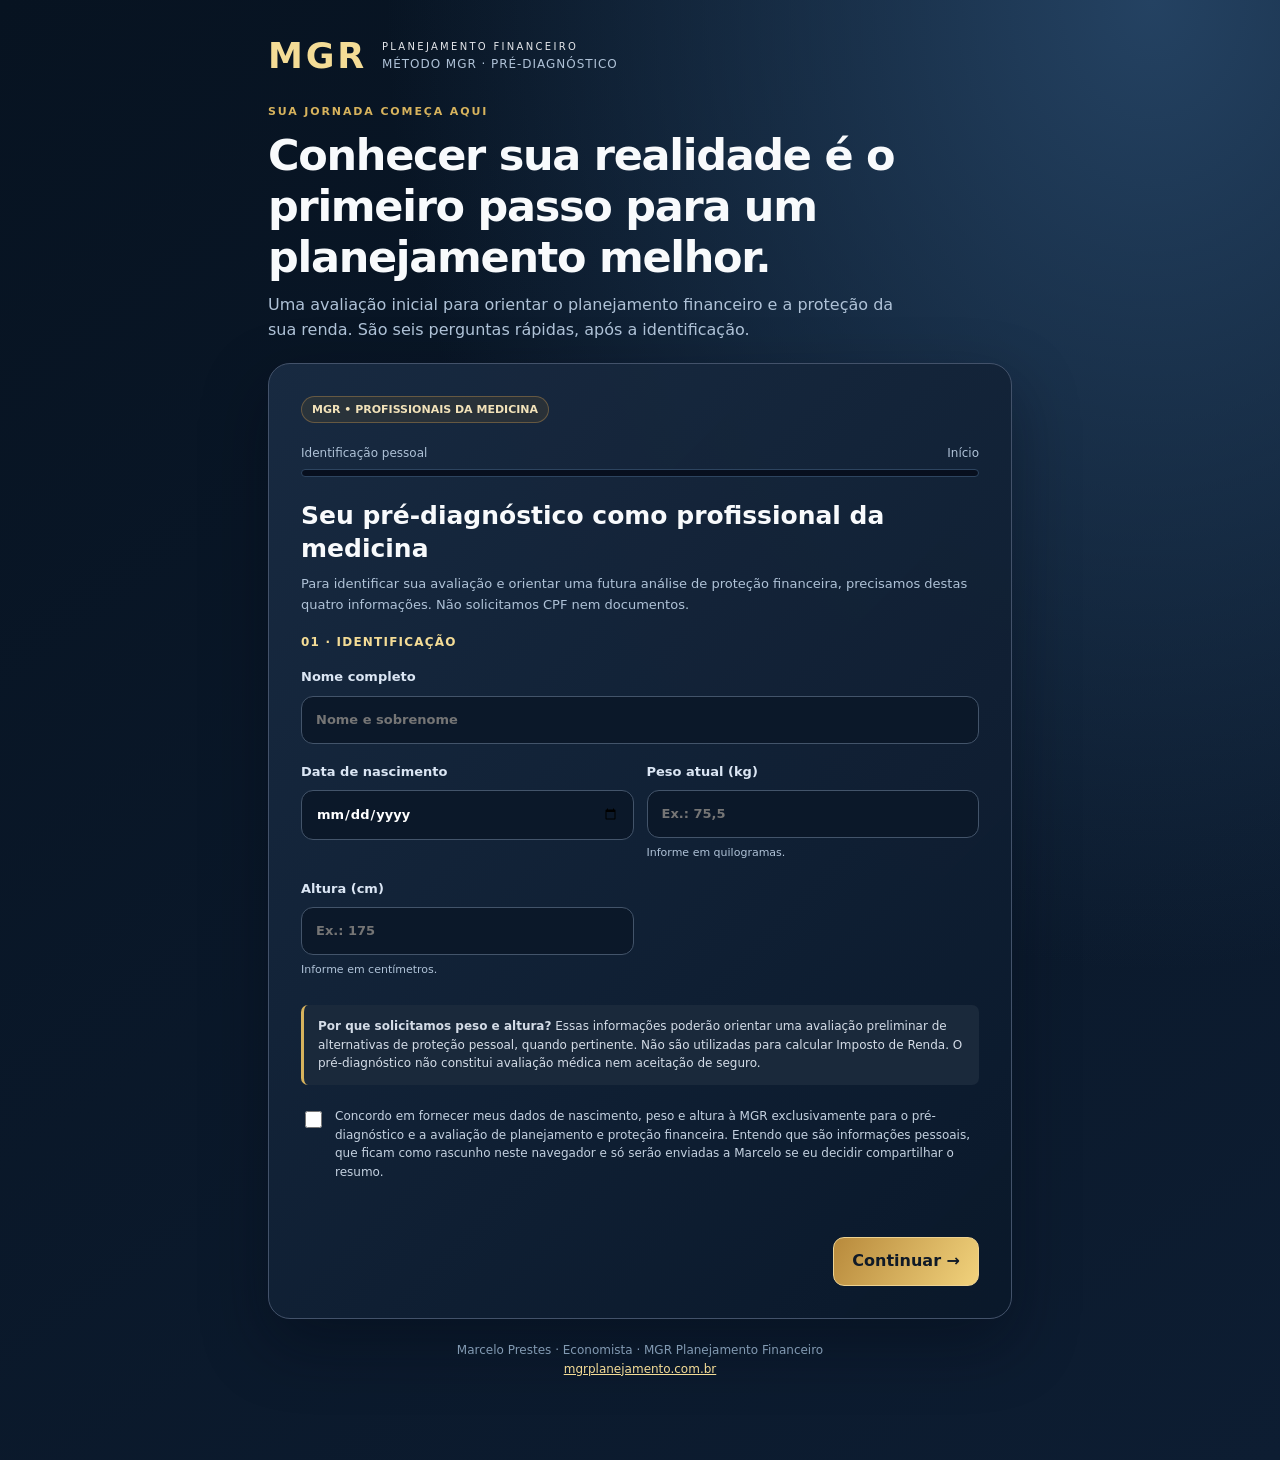
<file: pre-diagnostico/index.html>
<!DOCTYPE html>
<html lang="pt-BR">
<head>
<meta charset="utf-8">
<meta name="viewport" content="width=device-width, initial-scale=1, viewport-fit=cover">
<meta name="theme-color" content="#0a1727">
<meta name="robots" content="noindex,nofollow">
<title>MGR | Pré-Diagnóstico Digital</title>
<style>
:root{--bg:#071321;--surface:#112238;--surface2:#182b42;--gold:#d7b35d;--gold2:#f4dc96;--muted:#afc2d7;--white:#f8fafc;--stroke:#354a62;--green:#59c39a}
*{box-sizing:border-box}html{scroll-behavior:smooth}body{margin:0;min-height:100svh;background:radial-gradient(ellipse at 90% 0%,#244262 0,transparent 47%),linear-gradient(145deg,#071321 0%,#0d1d32 100%);color:var(--white);font:16px/1.55 system-ui,-apple-system,'Segoe UI',sans-serif}button,input,select{font:inherit}button{cursor:pointer}a{color:var(--gold2)}
.page{max-width:780px;padding:24px 18px 60px;margin:auto}.brand{display:flex;align-items:center;gap:15px;margin:15px 0 29px}.monogram{font-size:35px;line-height:1;font-weight:800;letter-spacing:.08em;color:var(--gold2)}.brand small{display:block;font-size:10px;letter-spacing:.23em;color:#e5e7eb}.brand .sub{font-size:12px;color:var(--muted);letter-spacing:.08em;text-transform:uppercase}.hero{margin:16px 0 20px}.eyebrow{color:var(--gold);font-weight:800;letter-spacing:.17em;font-size:11px;text-transform:uppercase}.hero h1{font-size:clamp(29px,6vw,43px);line-height:1.18;letter-spacing:-.03em;margin:10px 0 11px}.hero p{color:var(--muted);margin:0;max-width:650px}.box{border:1px solid #43526a;background:linear-gradient(135deg,rgba(25,43,66,.95),rgba(10,24,42,.97));border-radius:22px;padding:clamp(20px,4vw,32px);box-shadow:0 25px 65px #02081260}.pill{display:inline-block;color:#f2e2b9;background:#6f582c38;border:1px solid #ae874e75;border-radius:99px;padding:4px 10px;font-size:11px;font-weight:750}.progress-label{display:flex;justify-content:space-between;gap:10px;font-size:12px;color:var(--muted);margin:21px 0 7px}.bar{height:8px;overflow:hidden;background:#070f1e;border-radius:20px;border:1px solid #2d445f}.bar span{display:block;height:100%;background:linear-gradient(90deg,#a07838,var(--gold2));border-radius:20px;width:0;transition:width .25s}.stepTitle{font-size:clamp(19px,4vw,25px);line-height:1.3;margin:23px 0 9px}.hint{color:var(--muted);font-size:13px;margin:0 0 18px}.options{display:grid;gap:10px;margin:18px 0}.option{display:flex;gap:12px;align-items:flex-start;border:1px solid var(--stroke);border-radius:13px;padding:12px 14px;background:#0c1b30;cursor:pointer}.option:has(input:checked){background:#342d20;border-color:var(--gold)}.option input{accent-color:var(--gold);width:20px;height:20px;margin:2px 0 0;flex:0 0 auto}.option span{line-height:1.42}.field{display:block;margin:14px 0 17px;color:#dbe6f4;font-size:13px;font-weight:700}.field input,.field select{display:block;color:#fff;width:100%;background:#0b1829;border:1px solid #43546a;border-radius:12px;margin:8px 0 0;padding:13px 14px;outline:none}.field input:focus,.field select:focus{border-color:var(--gold);box-shadow:0 0 0 3px #d9b76433}.buttons{display:flex;flex-wrap:wrap;gap:10px;justify-content:space-between;margin-top:24px}button{min-height:44px;border-radius:11px;border:1px solid #4a5b6f;background:#20334c;color:#fff;padding:11px 18px;font-weight:800}button.primary{color:#101a27;background:linear-gradient(120deg,#b88a3c,#f1d27c);border-color:#eed290}button.whats{color:#061b12;background:#76e4ac;border-color:#4fa47a}.muted{font-size:12px;color:var(--muted)}.note{padding:12px 14px;margin:18px 0;border-left:3px solid var(--gold);background:#1a293b;border-radius:7px;color:#d4dce7;font-size:12px}.result{border:1px solid #436151;background:#132b2d;border-radius:14px;padding:15px;margin-top:15px;line-height:1.65}.result strong{color:#c8f6df}.summary{white-space:pre-wrap;overflow-wrap:anywhere;border:1px solid #304660;background:#091625;color:#dbe8f7;border-radius:13px;padding:14px;margin-top:15px;font-size:12px;line-height:1.6;max-height:260px;overflow:auto}.error{color:#fecaca;font-size:13px;min-height:22px;margin-top:10px}.footer{text-align:center;color:#829ab2;font-size:12px;margin:22px 0}.privacy{margin-top:22px;display:flex;align-items:flex-start;gap:10px;color:#c4d1e0;font-size:12px}.privacy input{margin-top:4px;accent-color:var(--gold);min-width:17px;min-height:17px}.ident-grid{display:grid;grid-template-columns:1fr 1fr;gap:0 13px}.ident-grid .wide{grid-column:1/-1}.ident-intro{margin:17px 0 7px;color:var(--gold2);font-size:12px;letter-spacing:.1em;text-transform:uppercase;font-weight:850}.ident-grid .field{margin:9px 0}.ident-grid .field small{display:block;color:var(--muted);font-size:11px;font-weight:400;margin-top:6px}.hidden{display:none!important}@media(max-width:500px){.ident-grid{grid-template-columns:1fr}.ident-grid .wide{grid-column:auto}.page{padding:14px 13px 38px}.brand{margin:11px 0 20px}.box{padding:19px 16px}.buttons button{flex:1}.buttons button.whats{flex:1 1 100%}}
</style>
</head>
<body>
<main class="page">
 <div class="brand"><div class="monogram">MGR</div><div><small>PLANEJAMENTO FINANCEIRO</small><div class="sub">Método MGR · Pré-Diagnóstico</div></div></div>
 <div class="hero"><div class="eyebrow">Sua jornada começa aqui</div><h1>Conhecer sua realidade é o primeiro passo para um planejamento melhor.</h1><p>Uma avaliação inicial para orientar o planejamento financeiro e a proteção da sua renda. São seis perguntas rápidas, após a identificação.</p></div>
 <section class="box" id="mainBox" aria-live="polite">
  <div class="pill" id="profilePill">AVALIAÇÃO MGR</div>
  <div class="progress-label"><span id="stageLabel">Apresentação</span><span id="stepCount">Início</span></div>
  <div class="bar" aria-label="Progresso"><span id="progressFill"></span></div>
  <div id="stepContent"></div>
  <div class="error" id="formError" role="alert"></div>
  <div class="buttons" id="navigation"><button type="button" id="prevButton">← Voltar</button><button type="button" id="nextButton" class="primary">Continuar →</button></div>
 </section>
 <p class="footer">Marcelo Prestes · Economista · MGR Planejamento Financeiro<br><a href="https://mgrplanejamento.com.br/" target="_blank" rel="noopener noreferrer">mgrplanejamento.com.br</a></p>
</main>
<script>
(function(){
 'use strict';
 const WHATSAPP='5514996575019'; // WhatsApp profissional MGR; altere se necessário antes da publicação.
 const qs=new URLSearchParams(location.search);
 const perfil=qs.get('perfil')==='empresario'?'empresario':'medico';
 const $=id=>document.getElementById(id);
 const qMed=[
  {id:'fontes',type:'multi',titulo:'Como você exerce atualmente a medicina?',hint:'Marque todas as formas de atuação que fazem parte da sua rotina.',op:['Residência médica','CLT ou serviço público','Plantões como profissional autônomo','Atendimento por CNPJ','Consultório particular','Outras atividades']},
  {id:'recebimento',type:'single',titulo:'Como recebe seus rendimentos?',hint:'Selecione a alternativa mais próxima da sua realidade.',op:['No CPF','Por CNPJ','Parte no CPF e parte no CNPJ','Não sei informar']},
  {id:'renda',type:'single',titulo:'Qual a faixa aproximada da sua renda mensal total?',hint:'Considere sua renda pessoal de todas as fontes. Não precisamos de números exatos.',op:['Até R$ 5 mil','R$ 5 mil a R$ 15 mil','R$ 15 mil a R$ 30 mil','R$ 30 mil a R$ 50 mil','Acima de R$ 50 mil','Prefiro não informar']},
  {id:'irrf',type:'single',titulo:'Existe Imposto de Renda retido nos valores que você recebe?',hint:'Uma retenção não significa, necessariamente, imposto pago a mais.',op:['Sim','Não','Não tenho certeza']},
  {id:'reserva',type:'single',titulo:'Se precisasse se afastar por seis meses, suas reservas sustentariam suas despesas?',hint:'Pense nas despesas pessoais e familiares.',op:['Sim','Parcialmente','Não','Não sei avaliar']},
  {id:'prioridade',type:'single',titulo:'O que gostaria de avaliar primeiro no seu planejamento?',hint:'Selecione o tema que hoje mais merece atenção.',op:['Eficiência tributária','Proteção da renda','Reservas e aposentadoria','Planejamento financeiro completo']}
 ];
 const qEmp=[
  {id:'atividade',type:'single',titulo:'Qual é sua principal atividade profissional?',hint:'O Método MGR atende tanto quem possui empresa quanto quem trabalha por conta própria.',op:['Dentista','Advogado(a)','Engenheiro(a)','Representante comercial','Construtor(a) / construção civil','Profissional autônomo(a) / prestador(a) de serviços','Comércio / loja','Indústria / fabricação','Outras atividades']},
  {id:'vinculos',type:'multi',titulo:'Como você exerce e recebe por suas atividades?',hint:'Marque todas as opções que se aplicam. CPF e CNPJ podem coexistir.',op:['Atuo como autônomo(a) ou profissional liberal no CPF','Possuo CNPJ e presto serviços ou vendo produtos por ele','Tenho vínculo CLT ou serviço público','Sou sócio(a) e participo dos resultados de uma empresa','Outra forma / não sei informar']},
  {id:'regime',type:'single',titulo:'Qual o regime tributário do seu CNPJ?',hint:'Esta pergunta aparece somente quando você informa atuação por CNPJ.',op:['MEI','Simples Nacional','Lucro Presumido','Lucro Real','Não sei informar']},
  {id:'faturamento',type:'single',titulo:'Qual a faixa aproximada de faturamento mensal do CNPJ?',hint:'Informe a receita bruta da empresa, não a retirada pessoal. Caso tenha mais de um CNPJ, pense na atividade principal.',op:['Até R$ 10 mil','R$ 10 mil a R$ 30 mil','R$ 30 mil a R$ 100 mil','R$ 100 mil a R$ 300 mil','Acima de R$ 300 mil','Prefiro não informar']},
  {id:'continuidade',type:'single',titulo:'Se precisasse parar de trabalhar por seis meses, sua renda, suas reservas e, se houver, seu negócio estariam preparados?',hint:'Considere despesas pessoais, familiares e os compromissos do negócio, quando houver.',op:['Sim','Parcialmente','Não','Não sei avaliar']},
  {id:'prioridade',type:'single',titulo:'O que gostaria de avaliar primeiro?',hint:'A consultoria poderá aprofundar os demais aspectos em outra etapa.',op:['Eficiência tributária no CPF e/ou CNPJ','Proteção da renda e da família','Patrimônio e continuidade do negócio','Reservas, aposentadoria e longevidade','Planejamento financeiro completo']}
 ];
 const qPfRecebimento={id:'origem_pf',type:'single',titulo:'Como você costuma receber pelos seus serviços ou trabalho?',hint:'Sem CNPJ, vamos compreender a origem da renda e eventuais retenções antes de calcular tributos.',op:['Principalmente de pessoas físicas','Principalmente de empresas','Por salário CLT / serviço público','De diferentes fontes','Não sei informar']};
 const qPfRenda={id:'renda_pf',type:'single',titulo:'Qual é a faixa aproximada de sua renda pessoal mensal?',hint:'Considere seus rendimentos pessoais; não confunda com faturamento de uma empresa.',op:['Até R$ 5 mil','R$ 5 mil a R$ 15 mil','R$ 15 mil a R$ 30 mil','R$ 30 mil a R$ 50 mil','Acima de R$ 50 mil','Prefiro não informar']};
 function temCnpj(){return Array.isArray(state.respostas.vinculos)&&state.respostas.vinculos.some(x=>x.includes('CNPJ')||x.includes('Sou sócio'));}
 function questao(i){if(perfil==='medico')return qMed[i];if(i===2&&!temCnpj())return qPfRecebimento;if(i===3&&!temCnpj())return qPfRenda;return qEmp[i];}
 const STORAGE='mgr_pd_rascunho_'+(perfil==='medico'?'v1_medico':'v2_empresario');
 let state={etapa:0,nome:'',nascimento:'',peso:'',altura:'',consentiuSaude:false,respostas:{},autorizou:false};
 try{const x=JSON.parse(localStorage.getItem(STORAGE)||'null');if(x&&typeof x==='object'){state={...state,...x,etapa:Math.max(0,Math.min(7,Number(x.etapa)||0))};if(state.etapa>0&&(!state.nascimento||!state.peso||!state.altura||!state.consentiuSaude))state.etapa=0;}}catch(_){/* draft optional */}
 const escape=s=>String(s==null?'':s).replace(/[&<>"']/g,c=>({'&':'&amp;','<':'&lt;','>':'&gt;','"':'&quot;',"'":'&#39;'}[c]));
 const safeText=t=>String(t==null?'':t).trim().replace(/[\r\n]+/g,' ').slice(0,120);
 const numero=t=>Number(String(t||'').trim().replace(',', '.'));
 const dataBr=t=>/^\d{4}-\d{2}-\d{2}$/.test(t||'')?t.slice(8,10)+'/'+t.slice(5,7)+'/'+t.slice(0,4):'Não informado';
 const pesoBr=t=>String(t||'').replace('.', ',');
 const salvar=()=>{try{localStorage.setItem(STORAGE,JSON.stringify(state));}catch(_){}};
 function leitura(){
  const r=state.respostas;
  if(perfil==='medico'){
   if(Array.isArray(r.fontes)&&r.fontes.length>1)return 'Você informou mais de uma forma de atuação. Uma análise integrada das fontes de rendimento e da proteção financeira pode ajudar a definir os próximos passos.';
   if(r.reserva==='Não'||r.reserva==='Parcialmente')return 'Você identificou uma possível vulnerabilidade diante de um afastamento profissional. Vale aprofundar a avaliação de reservas e proteção da renda.';
   return 'Suas respostas ajudam a orientar uma avaliação individual de renda, eventuais retenções tributárias e segurança financeira.';
  }
  if(r.continuidade==='Não'||r.continuidade==='Parcialmente')return 'Você apontou uma possível vulnerabilidade em caso de afastamento. A avaliação de reservas, proteção da renda e continuidade das atividades merece aprofundamento.';
  if(temCnpj()&&r.regime==='Não sei informar')return 'Você informou atuação por CNPJ. Confirmar o regime tributário e separar faturamento empresarial de renda pessoal serão passos importantes.';
  if(temCnpj())return 'Seu perfil reúne atividade profissional e CNPJ. Podemos avaliar de forma integrada a tributação, a retirada de renda e a segurança financeira.';
  return 'Sua atuação profissional sem CNPJ declarado permite iniciar uma avaliação das fontes de renda no CPF, possíveis retenções e estratégias de proteção financeira.';
 }
 function resumo(){
  const s=['MGR PRÉ-DIAGNÓSTICO | V3','Perfil: '+(perfil==='medico'?'Profissional da medicina':'Profissional ou empresário'),'Nome completo: '+safeText(state.nome),'Data de nascimento: '+dataBr(state.nascimento),'Peso informado: '+pesoBr(state.peso)+' kg','Altura informada: '+state.altura+' cm'];
  for(let i=0;i<6;i++){const q=questao(i);const valor=state.respostas[q.id];s.push((perfil==='medico'?['Atuação profissional','Forma de recebimento','Renda pessoal mensal','Retenção de IR','Proteção da renda','Prioridade'][i]:['Atividade profissional','Vínculos de atuação e renda',temCnpj()?'Regime do CNPJ':'Origem dos recebimentos',temCnpj()?'Faturamento do CNPJ':'Renda pessoal mensal','Continuidade financeira','Prioridade'][i])+': '+(Array.isArray(valor)?valor.join('; '):(valor||'Não informado')));}
  s.push('Leitura inicial: '+leitura());
  s.push('Observação: pré-avaliação declaratória; não representa cálculo de impostos, promessa de economia ou diagnóstico concluído.');
  return s.join('\n');
 }
 function erro(msg){$('formError').textContent=msg||'';}
 function render(){
  const etapa=state.etapa;
  $('profilePill').textContent=perfil==='medico'?'MGR • PROFISSIONAIS DA MEDICINA':'MGR • PROFISSIONAIS E EMPRESÁRIOS';
  $('stageLabel').textContent=etapa===0?'Identificação pessoal':etapa===7?'Sua leitura preliminar':'Pergunta '+etapa+' de 6';
  $('stepCount').textContent=etapa===0?'Início':etapa===7?'Concluído':etapa+' / 6';
  $('progressFill').style.width=Math.round(etapa/7*100)+'%';
  $('prevButton').style.visibility=etapa===0?'hidden':'visible';
  $('nextButton').textContent=etapa===6?'Ver minha leitura →':etapa===7?'Recomeçar':'Continuar →';
  $('navigation').classList.toggle('hidden',false);
  let html='';
  if(etapa===0){
   html='<h2 class="stepTitle">'+(perfil==='medico'?'Seu pré-diagnóstico como profissional da medicina':'Seu pré-diagnóstico como profissional ou empresário')+'</h2>'+
    '<p class="hint">Para identificar sua avaliação e orientar uma futura análise de proteção financeira, precisamos destas quatro informações. Não solicitamos CPF nem documentos.</p>'+
    '<div class="ident-intro">01 · Identificação</div><div class="ident-grid">'+
    '<label class="field wide">Nome completo<input id="mgrNome" type="text" maxlength="100" autocomplete="name" placeholder="Nome e sobrenome" value="'+escape(state.nome)+'" required></label>'+
    '<label class="field">Data de nascimento<input id="mgrNascimento" type="date" min="1900-01-01" autocomplete="bday" value="'+escape(state.nascimento)+'" required></label>'+
    '<label class="field">Peso atual (kg)<input id="mgrPeso" type="text" inputmode="decimal" maxlength="6" placeholder="Ex.: 75,5" value="'+escape(pesoBr(state.peso))+'" required><small>Informe em quilogramas.</small></label>'+
    '<label class="field">Altura (cm)<input id="mgrAltura" type="text" inputmode="numeric" maxlength="3" placeholder="Ex.: 175" value="'+escape(state.altura)+'" required><small>Informe em centímetros.</small></label></div>'+
    '<div class="note"><b>Por que solicitamos peso e altura?</b> Essas informações poderão orientar uma avaliação preliminar de alternativas de proteção pessoal, quando pertinente. Não são utilizadas para calcular Imposto de Renda. O pré-diagnóstico não constitui avaliação médica nem aceitação de seguro.</div>'+
    '<label class="privacy"><input id="mgrConsentimentoSaude" type="checkbox" '+(state.consentiuSaude?'checked':'')+'><span>Concordo em fornecer meus dados de nascimento, peso e altura à MGR exclusivamente para o pré-diagnóstico e a avaliação de planejamento e proteção financeira. Entendo que são informações pessoais, que ficam como rascunho neste navegador e só serão enviadas a Marcelo se eu decidir compartilhar o resumo.</span></label>';
  }else if(etapa<=6){
   const q=questao(etapa-1);
   html='<h2 class="stepTitle">'+escape(q.titulo)+'</h2><p class="hint">'+escape(q.hint)+'</p><div class="options" role="group" aria-label="'+escape(q.titulo)+'">';
   q.op.forEach((item,i)=>{const atual=state.respostas[q.id];const selecionado=(Array.isArray(atual)?atual.includes(item):atual===item);html+='<label class="option"><input name="mgrOpcao" type="'+(q.type==='multi'?'checkbox':'radio')+'" value="'+escape(item)+'" '+(selecionado?'checked':'')+'><span>'+escape(item)+'</span></label>';});
   html+='</div><p class="muted">'+(q.type==='multi'?'Você pode marcar mais de uma opção.':'Escolha uma opção. Se não souber, prossiga sem responder.')+'</p>';
  }else{
   html='<h2 class="stepTitle">Sua primeira leitura está pronta.</h2><p class="hint">Obrigado, '+escape(state.nome)+'. Esta é uma orientação inicial com base no que você informou.</p><div class="result"><strong>Leitura preliminar MGR</strong><div style="margin-top:8px">'+escape(leitura())+'</div></div><div class="note">Não calculamos imposto, economia ou necessidade de proteção com apenas seis respostas. Os próximos passos dependem de informações adicionais e análise individual.</div><div class="summary" id="mgrResumo">'+escape(resumo())+'</div><label class="privacy"><input id="mgrCompartilhar" type="checkbox" '+(state.autorizou?'checked':'')+'><span>Entendi que, ao tocar em “Enviar pelo WhatsApp”, o aplicativo abrirá uma mensagem com minhas respostas para Marcelo Prestes. Poderei revisar ou cancelar antes de enviá-la.</span></label><div class="buttons"><button type="button" id="mgrCopiar">Copiar minhas respostas</button><button type="button" class="whats" id="mgrWhats">Enviar pelo WhatsApp ↗</button></div><p class="muted">O preenchimento é mantido somente neste navegador até que você decida compartilhar. Se usar um dispositivo compartilhado, apague o rascunho depois.</p><button type="button" id="mgrApagar" style="margin-top:6px">Apagar minhas respostas deste dispositivo</button>';
  }
  $('stepContent').innerHTML=html;
  if(etapa===7){
   $('mgrCompartilhar').addEventListener('change',e=>{state.autorizou=e.target.checked;salvar();erro('');});
   $('mgrCopiar').addEventListener('click',async()=>{try{await navigator.clipboard.writeText(resumo());erro('Resumo copiado.');}catch(_){erro('A cópia automática não funcionou. Você pode selecionar o resumo acima.');}});
   $('mgrWhats').addEventListener('click',()=>{if(!$('mgrCompartilhar').checked){erro('Confirme que deseja abrir a mensagem com as suas respostas.');return;}const url='https://wa.me/'+WHATSAPP+'?text='+encodeURIComponent(resumo());window.open(url,'_blank','noopener,noreferrer');});
   $('mgrApagar').addEventListener('click',()=>{if(!confirm('Apagar o rascunho salvo neste navegador?'))return;try{localStorage.removeItem(STORAGE);}catch(_){}state={etapa:0,nome:'',nascimento:'',peso:'',altura:'',consentiuSaude:false,respostas:{},autorizou:false};render();});
  }
  erro('');window.scrollTo({top:0,behavior:'smooth'});salvar();
 }
 function capturar(){const e=state.etapa;if(e===0){state.nome=safeText($('mgrNome')?.value||'');state.nascimento=$('mgrNascimento')?.value||'';state.peso=String($('mgrPeso')?.value||'').trim().replace(',', '.');state.altura=String($('mgrAltura')?.value||'').trim();state.consentiuSaude=Boolean($('mgrConsentimentoSaude')?.checked);return;}
  if(e<=6){const q=questao(e-1),opts=[...document.querySelectorAll('input[name="mgrOpcao"]:checked')].map(n=>n.value);const anterior=JSON.stringify(state.respostas[q.id]||[]);state.respostas[q.id]=q.type==='multi'?opts:(opts[0]||'');if(perfil==='empresario'&&e===2&&anterior!==JSON.stringify(state.respostas[q.id])){delete state.respostas.regime;delete state.respostas.origem_pf;delete state.respostas.faturamento;delete state.respostas.renda_pf;}}
 }
 $('nextButton').addEventListener('click',()=>{
  capturar();if(state.etapa===0){
   const partes=state.nome.split(/\s+/).filter(Boolean);
   const hoje=new Date();const nascimento=new Date(state.nascimento+'T12:00:00');
   if(partes.length<2||state.nome.length<4){erro('Informe seu nome completo (nome e sobrenome).');salvar();return;}
   if(!/^\d{4}-\d{2}-\d{2}$/.test(state.nascimento)||!Number.isFinite(nascimento.getTime())||nascimento.getFullYear()<1900||nascimento>hoje){erro('Informe uma data de nascimento válida, que não seja futura.');salvar();return;}
   if(!Number.isFinite(numero(state.peso))||numero(state.peso)<20||numero(state.peso)>350){erro('Informe o peso em kg (ex.: 75,5).');salvar();return;}
   if(!/^\d{2,3}$/.test(state.altura)||numero(state.altura)<100||numero(state.altura)>250){erro('Informe a altura em centímetros (ex.: 175).');salvar();return;}
   if(!state.consentiuSaude){erro('Para continuar com esses dados, confirme a finalidade de uso das informações pessoais.');salvar();return;}
  }
  if(state.etapa===7){state={etapa:0,nome:'',nascimento:'',peso:'',altura:'',consentiuSaude:false,respostas:{},autorizou:false};}else state.etapa+=1;render();
 });
 $('prevButton').addEventListener('click',()=>{capturar();state.etapa=Math.max(0,state.etapa-1);render();});
 render();
})();
</script>
</body>
</html>
</file>
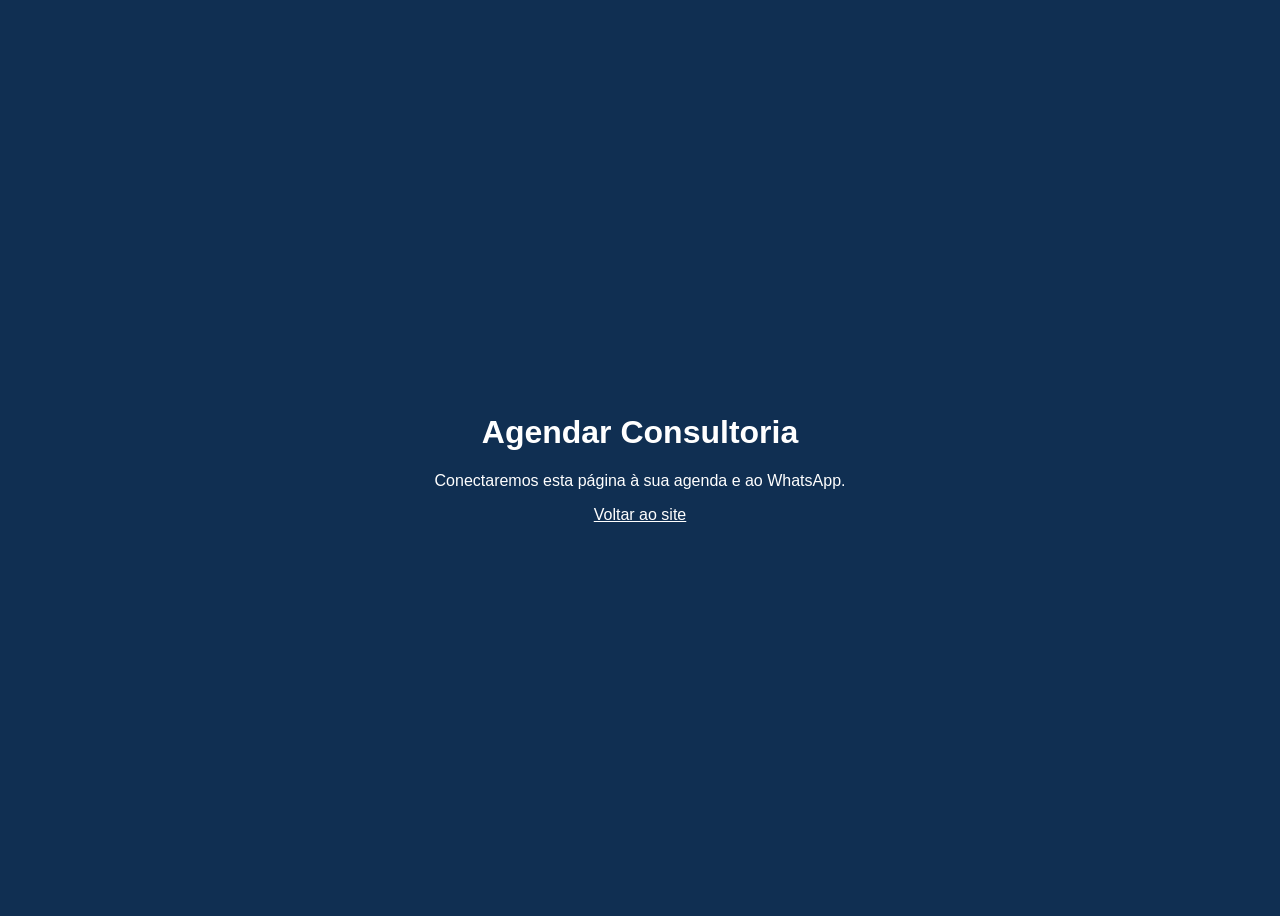
<file: agendar.html>
<!DOCTYPE html><html lang="pt-BR"><head><meta charset="UTF-8"><meta name="viewport" content="width=device-width,initial-scale=1"><title>Agendar Consultoria</title></head><body style="font-family:Segoe UI,Arial;background:#102f52;color:#fff;display:grid;place-items:center;min-height:100vh"><div style="text-align:center"><h1>Agendar Consultoria</h1><p>Conectaremos esta página à sua agenda e ao WhatsApp.</p><a href="index.html" style="color:#fff">Voltar ao site</a></div></body></html>
</file>
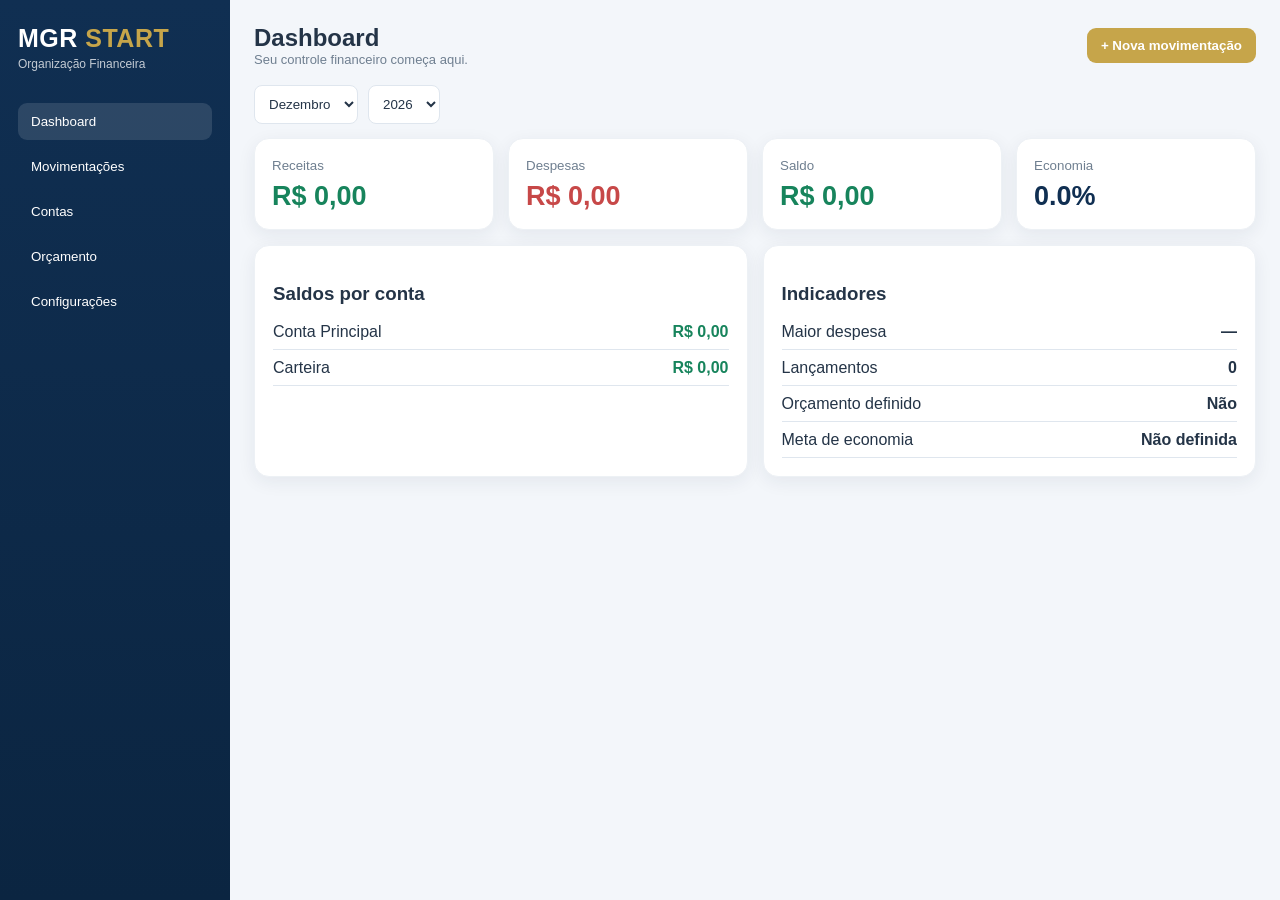
<file: app.html>
<!DOCTYPE html>
<html lang="pt-BR">
<head>
<meta charset="UTF-8">
<meta name="viewport" content="width=device-width,initial-scale=1">
<title>MGR START - CORRIGIDO</title>
<style>
:root{
  --navy:#102f52;--navy2:#173f6b;--gold:#c6a54a;--bg:#f3f6fa;
  --text:#243447;--muted:#6f7f90;--line:#dfe6ee;--green:#17845c;
  --red:#c74848;--yellow:#d99a2b;--white:#fff
}
*{box-sizing:border-box}
body{margin:0;font-family:Segoe UI,Arial,sans-serif;background:var(--bg);color:var(--text)}
.app{display:flex;min-height:100vh}
.sidebar{width:230px;position:fixed;inset:0 auto 0 0;background:linear-gradient(180deg,var(--navy),#0b2541);color:#fff;padding:24px 18px}
.brand{font-size:25px;font-weight:800;letter-spacing:.5px}.brand span{color:var(--gold)}
.sub{font-size:12px;opacity:.75;margin-top:4px}
.nav{margin-top:28px}.nav button{width:100%;border:0;background:transparent;color:#fff;text-align:left;padding:11px 13px;border-radius:9px;margin:4px 0;cursor:pointer}
.nav button.active,.nav button:hover{background:rgba(255,255,255,.12)}
.main{margin-left:230px;width:calc(100% - 230px);padding:24px}
.top{display:flex;justify-content:space-between;align-items:center;gap:12px;margin-bottom:18px}
h1{margin:0;font-size:24px}.muted{color:var(--muted);font-size:13px}
.btn{border:0;border-radius:9px;padding:10px 14px;cursor:pointer;font-weight:600}
.btn-primary{background:var(--navy);color:#fff}.btn-gold{background:var(--gold);color:#fff}.btn-light{background:#fff;color:var(--navy);border:1px solid var(--line)}
.section{display:none}.section.active{display:block}
.cards{display:grid;grid-template-columns:repeat(4,minmax(0,1fr));gap:14px}
.card,.panel{background:#fff;border:1px solid #edf1f5;border-radius:15px;box-shadow:0 5px 18px rgba(22,45,74,.07)}
.card{padding:17px}.panel{padding:18px;margin-top:15px}
.card small{color:var(--muted)}.value{font-size:27px;font-weight:800;color:var(--navy);margin-top:7px}
.green{color:var(--green)!important}.red{color:var(--red)!important}
.grid2{display:grid;grid-template-columns:1fr 1fr;gap:15px}
.filters{display:flex;gap:10px;flex-wrap:wrap;margin-bottom:14px}
input,select{padding:10px;border:1px solid var(--line);border-radius:8px;background:#fff;color:var(--text)}
table{width:100%;border-collapse:collapse}th,td{padding:10px 8px;border-bottom:1px solid var(--line);font-size:13px;text-align:left}
th{color:var(--muted)}.action{border:0;background:#edf3f8;color:var(--navy);border-radius:7px;padding:6px 8px;cursor:pointer}
.badge{padding:4px 8px;border-radius:14px;font-size:11px;font-weight:700}.badge.receita{background:#e8f6ef;color:var(--green)}.badge.despesa{background:#fdecec;color:var(--red)}
.summary{display:grid;gap:9px}.summary>div{display:flex;justify-content:space-between;gap:12px;padding-bottom:8px;border-bottom:1px solid var(--line)}
.budget{display:grid;grid-template-columns:1.2fr 1fr 1fr 1fr;gap:10px;align-items:center;padding:9px 0;border-bottom:1px solid var(--line)}
.budget.header{font-size:12px;color:var(--muted);font-weight:700}
.status.ok{color:var(--green)}.status.warn{color:var(--yellow)}.status.bad{color:var(--red)}
.modal{display:none;position:fixed;inset:0;background:rgba(0,0,0,.55);z-index:20;align-items:center;justify-content:center;padding:20px}
.modal.open{display:flex}.box{width:620px;max-width:100%;background:#fff;border-radius:16px;padding:20px}
.form{display:grid;grid-template-columns:1fr 1fr;gap:12px}.form .full{grid-column:1/-1}
.form label{display:block;font-size:12px;color:var(--muted);margin-bottom:5px}.form input,.form select{width:100%}
.actions{display:flex;justify-content:flex-end;gap:10px;margin-top:16px}
.notice{padding:12px;border-radius:9px;background:#eef3f8;color:var(--navy);margin-top:12px;font-size:13px}
.empty{text-align:center;padding:24px;color:var(--muted)}
@media(max-width:900px){
  .sidebar{position:static;width:100%}.app{display:block}.main{margin:0;width:100%}
  .nav{display:flex;overflow:auto}.nav button{white-space:nowrap}.cards,.grid2{grid-template-columns:1fr 1fr}
}
@media(max-width:600px){
  .main{padding:15px}.cards,.grid2{grid-template-columns:1fr}.form{grid-template-columns:1fr}
  .form .full{grid-column:auto}.budget{grid-template-columns:1fr 1fr}.budget.header{display:none}
}
</style>
</head>
<body>
<div class="app">
  <aside class="sidebar">
    <div class="brand">MGR <span>START</span></div>
    <div class="sub">Organização Financeira</div>
    <div class="nav">
      <button class="active" data-section="dashboard">Dashboard</button>
      <button data-section="movimentacoes">Movimentações</button>
      <button data-section="contas">Contas</button>
      <button data-section="orcamento">Orçamento</button>
      <button data-section="configuracoes">Configurações</button>
    </div>
  </aside>

  <main class="main">
    <div class="top">
      <div>
        <h1 id="pageTitle">Dashboard</h1>
        <div id="hello" class="muted">Seu controle financeiro começa aqui.</div>
      </div>
      <button id="btnNovaMov" class="btn btn-gold">+ Nova movimentação</button>
    </div>

    <section id="dashboard" class="section active">
      <div class="filters">
        <select id="dashMes"></select>
        <select id="dashAno"></select>
      </div>

      <div class="cards">
        <div class="card"><small>Receitas</small><div id="kpiReceitas" class="value green">R$ 0,00</div></div>
        <div class="card"><small>Despesas</small><div id="kpiDespesas" class="value red">R$ 0,00</div></div>
        <div class="card"><small>Saldo</small><div id="kpiSaldo" class="value">R$ 0,00</div></div>
        <div class="card"><small>Economia</small><div id="kpiEconomia" class="value">0%</div></div>
      </div>

      <div class="grid2">
        <div class="panel">
          <h3>Saldos por conta</h3>
          <div id="dashContas" class="summary"></div>
        </div>
        <div class="panel">
          <h3>Indicadores</h3>
          <div id="dashIndicadores" class="summary"></div>
        </div>
      </div>
    </section>

    <section id="movimentacoes" class="section">
      <div class="panel" style="margin-top:0">
        <div style="display:flex;justify-content:space-between;align-items:center;gap:10px">
          <h3>Movimentações</h3>
          <button id="btnAddMov" class="btn btn-primary">+ Adicionar</button>
        </div>
        <div style="overflow:auto">
          <table>
            <thead><tr><th>Data</th><th>Tipo</th><th>Conta</th><th>Categoria</th><th>Descrição</th><th>Valor</th><th></th></tr></thead>
            <tbody id="movTable"></tbody>
          </table>
        </div>
      </div>
    </section>

    <section id="contas" class="section">
      <div class="panel" style="margin-top:0">
        <div style="display:flex;justify-content:space-between;align-items:center;gap:10px">
          <h3>Contas</h3>
          <button id="btnAddConta" class="btn btn-primary">+ Nova conta</button>
        </div>
        <div style="overflow:auto">
          <table>
            <thead><tr><th>Conta</th><th>Tipo</th><th>Saldo inicial</th><th>Saldo atual</th><th></th></tr></thead>
            <tbody id="contaTable"></tbody>
          </table>
        </div>
      </div>
    </section>

    <section id="orcamento" class="section">
      <div class="panel" style="margin-top:0">
        <h3>Orçamento mensal</h3>
        <div class="filters"><select id="orcMes"></select><select id="orcAno"></select></div>
        <div class="budget header"><div>Categoria</div><div>Orçado</div><div>Realizado</div><div>Status</div></div>
        <div id="orcList"></div>
        <button id="btnSalvarOrc" class="btn btn-primary" style="margin-top:14px">Salvar orçamento</button>
      </div>
    </section>

    <section id="configuracoes" class="section">
      <div class="panel" style="margin-top:0">
        <h3>Configurações</h3>
        <div class="form">
          <div><label>Nome</label><input id="cfgNome"></div>
          <div><label>Meta mensal de economia</label><input id="cfgMeta" type="number" step="0.01"></div>
        </div>
        <div class="actions">
          <button id="btnExportar" class="btn btn-light">Exportar backup</button>
          <button id="btnImportar" class="btn btn-light">Importar backup</button>
          <input id="backupFile" type="file" accept=".json,application/json" style="display:none">
          <button id="btnSalvarConfig" class="btn btn-primary">Salvar</button>
        </div>
        <div id="backupStatus" class="notice">O backup inclui contas, movimentações, orçamento e configurações.</div>
      </div>
    </section>
  </main>
</div>

<div id="movModal" class="modal">
  <div class="box">
    <h3 id="movTitle">Nova movimentação</h3>
    <div class="form">
      <div><label>Data</label><input id="movData" type="date"></div>
      <div><label>Tipo</label><select id="movTipo"><option>Receita</option><option>Despesa</option></select></div>
      <div><label>Conta</label><select id="movConta"></select></div>
      <div><label>Categoria</label><select id="movCategoria"></select></div>
      <div class="full"><label>Descrição</label><input id="movDescricao"></div>
      <div class="full"><label>Valor</label><input id="movValor" type="number" min="0.01" step="0.01"></div>
    </div>
    <div class="actions">
      <button id="btnCancelarMov" class="btn btn-light">Cancelar</button>
      <button id="btnSalvarMov" class="btn btn-primary">Salvar</button>
    </div>
  </div>
</div>

<div id="contaModal" class="modal">
  <div class="box">
    <h3 id="contaTitle">Nova conta</h3>
    <div class="form">
      <div><label>Nome</label><input id="contaNome"></div>
      <div><label>Tipo</label>
        <select id="contaTipo">
          <option>Conta Corrente</option><option>Poupança</option><option>Carteira</option>
          <option>Cartão de Crédito</option><option>Investimentos</option><option>Outro</option>
        </select>
      </div>
      <div class="full"><label>Saldo inicial</label><input id="contaSaldo" type="number" step="0.01"></div>
    </div>
    <div class="actions">
      <button id="btnCancelarConta" class="btn btn-light">Cancelar</button>
      <button id="btnSalvarConta" class="btn btn-primary">Salvar</button>
    </div>
  </div>
</div>

<script>
"use strict";

const MONTHS=["Janeiro","Fevereiro","Março","Abril","Maio","Junho","Julho","Agosto","Setembro","Outubro","Novembro","Dezembro"];
const CATEGORIES={
  Receita:["Salário","Pró-labore","Comissões","Rendimentos","Aluguéis","Outras receitas"],
  Despesa:["Moradia","Alimentação","Transporte","Saúde","Educação","Seguros","Lazer","Impostos","Investimentos","Outras despesas"]
};

const $=id=>document.getElementById(id);
const money=v=>Number(v||0).toLocaleString("pt-BR",{style:"currency",currency:"BRL"});
const uid=prefix=>prefix+"-"+Date.now()+"-"+Math.floor(Math.random()*100000);

const Store={
  key:"mgr_start_final",
  data:{accounts:[],movements:[],budgets:{},config:{}},
  load(){
    try{
      const saved=JSON.parse(localStorage.getItem(this.key)||"null");
      if(saved && typeof saved==="object") this.data=saved;
    }catch(e){}
    if(!Array.isArray(this.data.accounts))this.data.accounts=[];
    if(!Array.isArray(this.data.movements))this.data.movements=[];
    if(!this.data.budgets||typeof this.data.budgets!=="object")this.data.budgets={};
    if(!this.data.config||typeof this.data.config!=="object")this.data.config={};

    if(this.data.accounts.length===0){
      this.data.accounts=[
        {id:"acc-main",name:"Conta Principal",type:"Conta Corrente",initial:0},
        {id:"acc-wallet",name:"Carteira",type:"Carteira",initial:0}
      ];
    }
    this.data.movements.forEach(m=>{
      if(!m.accountId || !this.data.accounts.some(a=>a.id===m.accountId)){
        m.accountId=this.data.accounts[0].id;
      }
    });
    this.save();
  },
  save(){
    localStorage.setItem(this.key,JSON.stringify(this.data));
  }
};

let editingMovementId=null;
let editingAccountId=null;

function accountBalance(accountId){
  const account=Store.data.accounts.find(a=>a.id===accountId);
  if(!account)return 0;
  return Store.data.movements
    .filter(m=>m.accountId===accountId)
    .reduce((sum,m)=>sum+(m.type==="Receita"?Number(m.value):-Number(m.value)),Number(account.initial||0));
}

function fillCategories(){
  $("movCategoria").innerHTML=CATEGORIES[$("movTipo").value].map(c=>`<option value="${c}">${c}</option>`).join("");
}
function fillAccounts(){
  $("movConta").innerHTML=Store.data.accounts.map(a=>`<option value="${a.id}">${a.name}</option>`).join("");
}

function openMovement(id=null){
  editingMovementId=id;
  fillAccounts();
  $("movModal").classList.add("open");
  if(id){
    const m=Store.data.movements.find(x=>x.id===id);
    if(!m)return;
    $("movTitle").textContent="Editar movimentação";
    $("movData").value=m.date;
    $("movTipo").value=m.type;
    fillCategories();
    $("movConta").value=m.accountId;
    $("movCategoria").value=m.category;
    $("movDescricao").value=m.description||"";
    $("movValor").value=m.value;
  }else{
    $("movTitle").textContent="Nova movimentação";
    $("movData").value=new Date().toISOString().slice(0,10);
    $("movTipo").value="Receita";
    fillCategories();
    $("movConta").value=Store.data.accounts[0].id;
    $("movDescricao").value="";
    $("movValor").value="";
  }
}
function closeMovement(){
  $("movModal").classList.remove("open");
  editingMovementId=null;
}
function saveMovement(){
  const date=$("movData").value;
  const value=Number($("movValor").value);
  if(!date){alert("Informe a data.");return}
  if(!Number.isFinite(value)||value<=0){alert("Informe um valor maior que zero.");return}
  const item={
    id:editingMovementId||uid("mov"),
    date,
    type:$("movTipo").value,
    accountId:$("movConta").value,
    category:$("movCategoria").value,
    description:$("movDescricao").value.trim(),
    value
  };
  if(editingMovementId){
    const index=Store.data.movements.findIndex(m=>m.id===editingMovementId);
    if(index>=0)Store.data.movements[index]=item;
  }else{
    Store.data.movements.push(item);
  }
  Store.save();
  closeMovement();
  renderAll();
}
function deleteMovement(id){
  if(!confirm("Excluir esta movimentação?"))return;
  Store.data.movements=Store.data.movements.filter(m=>m.id!==id);
  Store.save();
  renderAll();
}

function openAccount(id=null){
  editingAccountId=id;
  $("contaModal").classList.add("open");
  if(id){
    const a=Store.data.accounts.find(x=>x.id===id);
    if(!a)return;
    $("contaTitle").textContent="Editar conta";
    $("contaNome").value=a.name;
    $("contaTipo").value=a.type;
    $("contaSaldo").value=a.initial;
  }else{
    $("contaTitle").textContent="Nova conta";
    $("contaNome").value="";
    $("contaTipo").value="Conta Corrente";
    $("contaSaldo").value="";
  }
}
function closeAccount(){
  $("contaModal").classList.remove("open");
  editingAccountId=null;
}
function saveAccount(){
  const name=$("contaNome").value.trim();
  if(!name){alert("Informe o nome da conta.");return}
  const account={
    id:editingAccountId||uid("acc"),
    name,
    type:$("contaTipo").value,
    initial:Number($("contaSaldo").value||0)
  };
  if(editingAccountId){
    const index=Store.data.accounts.findIndex(a=>a.id===editingAccountId);
    if(index>=0)Store.data.accounts[index]=account;
  }else{
    Store.data.accounts.push(account);
  }
  Store.save();
  closeAccount();
  renderAll();
}
function deleteAccount(id){
  if(Store.data.accounts.length===1){
    alert("É necessário manter pelo menos uma conta.");
    return;
  }
  const account=Store.data.accounts.find(a=>a.id===id);
  const linked=Store.data.movements.filter(m=>m.accountId===id);
  if(linked.length){
    const destination=Store.data.accounts.find(a=>a.id!==id);
    const ok=confirm(`A conta "${account.name}" possui ${linked.length} movimentação(ões). Elas serão transferidas para "${destination.name}". Deseja continuar?`);
    if(!ok)return;
    linked.forEach(m=>m.accountId=destination.id);
  }else{
    if(!confirm(`Excluir a conta "${account.name}"?`))return;
  }
  Store.data.accounts=Store.data.accounts.filter(a=>a.id!==id);
  Store.save();
  renderAll();
}

function years(){
  const set=new Set([new Date().getFullYear()]);
  Store.data.movements.forEach(m=>{if(m.date)set.add(Number(m.date.slice(0,4)))});
  return [...set].sort((a,b)=>b-a);
}
function fillFilters(){
  ["dashMes","orcMes"].forEach(id=>{
    const old=$(id).value;
    $(id).innerHTML=MONTHS.map((m,i)=>`<option value="${i+1}">${m}</option>`).join("");
    $(id).value=old||String(new Date().getMonth()+1);
  });
  ["dashAno","orcAno"].forEach(id=>{
    const old=$(id).value;
    $(id).innerHTML=years().map(y=>`<option value="${y}">${y}</option>`).join("");
    $(id).value=old||String(new Date().getFullYear());
  });
}
function filtered(monthId,yearId){
  const month=Number($(monthId).value);
  const year=Number($(yearId).value);
  return Store.data.movements.filter(m=>{
    const d=new Date(m.date+"T00:00:00");
    return d.getMonth()+1===month && d.getFullYear()===year;
  });
}

function renderAccounts(){
  $("contaTable").innerHTML=Store.data.accounts.map(a=>`
    <tr>
      <td><strong>${a.name}</strong></td>
      <td>${a.type}</td>
      <td>${money(a.initial)}</td>
      <td class="${accountBalance(a.id)>=0?'green':'red'}"><strong>${money(accountBalance(a.id))}</strong></td>
      <td>
        <button class="action" onclick="openAccount(\'${a.id}\')">Editar</button>
        <button class="action" onclick="deleteAccount(\'${a.id}\')">Excluir</button>
      </td>
    </tr>`).join("");

  $("dashContas").innerHTML=Store.data.accounts.map(a=>`
    <div><span>${a.name}</span><strong class="${accountBalance(a.id)>=0?'green':'red'}">${money(accountBalance(a.id))}</strong></div>`).join("");

  fillAccounts();
}
function renderMovements(){
  const rows=[...Store.data.movements].sort((a,b)=>b.date.localeCompare(a.date));
  $("movTable").innerHTML=rows.length?rows.map(m=>`
    <tr>
      <td>${new Date(m.date+"T00:00:00").toLocaleDateString("pt-BR")}</td>
      <td><span class="badge ${m.type.toLowerCase()}">${m.type}</span></td>
      <td>${Store.data.accounts.find(a=>a.id===m.accountId)?.name||"Conta Principal"}</td>
      <td>${m.category}</td>
      <td>${m.description||"—"}</td>
      <td>${money(m.value)}</td>
      <td>
        <button class="action" onclick="openMovement(\'${m.id}\')">Editar</button>
        <button class="action" onclick="deleteMovement(\'${m.id}\')">Excluir</button>
      </td>
    </tr>`).join("")
    :'<tr><td colspan="7" class="empty">Nenhuma movimentação cadastrada.</td></tr>';
}
function renderDashboard(){
  const list=filtered("dashMes","dashAno");
  const income=list.filter(x=>x.type==="Receita").reduce((s,x)=>s+Number(x.value),0);
  const expense=list.filter(x=>x.type==="Despesa").reduce((s,x)=>s+Number(x.value),0);
  const balance=income-expense;
  const saving=income?balance/income*100:0;

  $("kpiReceitas").textContent=money(income);
  $("kpiDespesas").textContent=money(expense);
  $("kpiSaldo").textContent=money(balance);
  $("kpiSaldo").className="value "+(balance>=0?"green":"red");
  $("kpiEconomia").textContent=saving.toFixed(1)+"%";

  const key=$("dashAno").value+"-"+$("dashMes").value;
  const totalBudget=Object.values(Store.data.budgets[key]||{}).reduce((s,v)=>s+Number(v||0),0);
  const maxExpense=[...list].filter(x=>x.type==="Despesa").sort((a,b)=>b.value-a.value)[0];

  $("dashIndicadores").innerHTML=`
    <div><span>Maior despesa</span><strong>${maxExpense?money(maxExpense.value):"—"}</strong></div>
    <div><span>Lançamentos</span><strong>${list.length}</strong></div>
    <div><span>Orçamento definido</span><strong>${totalBudget?money(totalBudget):"Não"}</strong></div>
    <div><span>Meta de economia</span><strong>${Store.data.config.goal?money(Store.data.config.goal):"Não definida"}</strong></div>`;
}
function renderBudget(){
  const list=filtered("orcMes","orcAno").filter(m=>m.type==="Despesa");
  const actual={};
  list.forEach(m=>actual[m.category]=(actual[m.category]||0)+Number(m.value));

  const key=$("orcAno").value+"-"+$("orcMes").value;
  const saved=Store.data.budgets[key]||{};

  $("orcList").innerHTML=CATEGORIES.Despesa.map(category=>{
    const budget=Number(saved[category]||0);
    const spent=Number(actual[category]||0);
    let icon="⚪",cls="",text="Sem orçamento";
    if(budget>0){
      if(spent<=budget*.8){icon="🟢";cls="ok"}
      else if(spent<=budget){icon="🟡";cls="warn"}
      else{icon="🔴";cls="bad"}
      text=money(budget-spent);
    }
    return `<div class="budget">
      <div><strong>${category}</strong></div>
      <div><input data-budget="${category}" type="number" step="0.01" value="${budget||""}" placeholder="0,00" style="width:100%"></div>
      <div>${money(spent)}</div>
      <div class="status ${cls}">${icon} ${text}</div>
    </div>`;
  }).join("");
}
function saveBudget(){
  const obj={};
  document.querySelectorAll("[data-budget]").forEach(input=>{
    obj[input.dataset.budget]=Number(input.value||0);
  });
  Store.data.budgets[$("orcAno").value+"-"+$("orcMes").value]=obj;
  Store.save();
  renderAll();
  alert("Orçamento salvo.");
}
function renderConfig(){
  $("cfgNome").value=Store.data.config.name||"";
  $("cfgMeta").value=Store.data.config.goal||"";
  $("hello").textContent=Store.data.config.name
    ?`Olá, ${Store.data.config.name}. Acompanhe seu mês financeiro.`
    :"Seu controle financeiro começa aqui.";
}
function saveConfig(){
  Store.data.config={
    name:$("cfgNome").value.trim(),
    goal:Number($("cfgMeta").value||0)
  };
  Store.save();
  renderAll();
  alert("Configurações salvas.");
}
function exportBackup(){
  try{
    const json=JSON.stringify(Store.data,null,2);
    const filename="MGR_START_Backup_"+new Date().toISOString().slice(0,10)+".json";

    // Método principal: Blob
    if(window.Blob && window.URL && URL.createObjectURL){
      const blob=new Blob([json],{type:"application/json;charset=utf-8"});
      const url=URL.createObjectURL(blob);
      const link=document.createElement("a");
      link.href=url;
      link.download=filename;
      link.style.display="none";
      document.body.appendChild(link);
      link.click();
      setTimeout(()=>{
        URL.revokeObjectURL(url);
        link.remove();
      },1000);
    }else{
      // Fallback para navegadores que limitam downloads de arquivos locais.
      const link=document.createElement("a");
      link.href="data:application/json;charset=utf-8,"+encodeURIComponent(json);
      link.download=filename;
      link.style.display="none";
      document.body.appendChild(link);
      link.click();
      link.remove();
    }

    // Cópia de segurança adicional no navegador.
    localStorage.setItem("mgr_start_last_backup",json);
    $("backupStatus").textContent="Backup exportado. Verifique a pasta Downloads.";
  }catch(e){
    try{
      const json=JSON.stringify(Store.data,null,2);
      localStorage.setItem("mgr_start_last_backup",json);
      navigator.clipboard?.writeText(json);
      $("backupStatus").textContent="O navegador bloqueou o download. O backup foi salvo internamente e copiado quando permitido.";
      alert("O navegador bloqueou o download. O backup foi preservado dentro do MGR START.");
    }catch(inner){
      $("backupStatus").textContent="Não foi possível exportar o backup.";
      alert("Não foi possível exportar o backup.");
    }
  }
}
function importBackup(file){
  if(!file)return;
  const reader=new FileReader();
  reader.onload=()=>{
    try{
      const obj=JSON.parse(reader.result);
      if(!obj||!Array.isArray(obj.accounts)||!Array.isArray(obj.movements)||typeof obj.budgets!=="object"){
        throw new Error("Formato inválido");
      }
      Store.data={
        accounts:obj.accounts,
        movements:obj.movements,
        budgets:obj.budgets||{},
        config:obj.config||{}
      };
      Store.save();
      renderAll();
      $("backupStatus").textContent="Backup importado com sucesso.";
      alert("Backup importado com sucesso.");
    }catch(e){
      $("backupStatus").textContent="Arquivo de backup inválido.";
      alert("Arquivo de backup inválido.");
    }finally{
      $("backupFile").value="";
    }
  };
  reader.readAsText(file,"utf-8");
}

function renderAll(){
  fillFilters();
  renderAccounts();
  renderMovements();
  renderDashboard();
  renderBudget();
  renderConfig();
}

document.querySelectorAll(".nav button").forEach(button=>{
  button.addEventListener("click",()=>{
    document.querySelectorAll(".nav button").forEach(b=>b.classList.remove("active"));
    button.classList.add("active");
    document.querySelectorAll(".section").forEach(s=>s.classList.remove("active"));
    $(button.dataset.section).classList.add("active");
    $("pageTitle").textContent=button.textContent.trim();
  });
});


$("btnNovaMov").addEventListener("click",()=>openMovement());
$("btnAddMov").addEventListener("click",()=>openMovement());
$("btnSalvarMov").addEventListener("click",saveMovement);
$("btnCancelarMov").addEventListener("click",closeMovement);

$("btnAddConta").addEventListener("click",()=>openAccount());
$("btnSalvarConta").addEventListener("click",saveAccount);
$("btnCancelarConta").addEventListener("click",closeAccount);

$("movTipo").addEventListener("change",fillCategories);
$("dashMes").addEventListener("change",renderDashboard);
$("dashAno").addEventListener("change",renderDashboard);
$("orcMes").addEventListener("change",renderBudget);
$("orcAno").addEventListener("change",renderBudget);

$("btnSalvarOrc").addEventListener("click",saveBudget);
$("btnSalvarConfig").addEventListener("click",saveConfig);
$("btnExportar").addEventListener("click",exportBackup);
$("btnImportar").addEventListener("click",()=>$("backupFile").click());
$("backupFile").addEventListener("change",event=>importBackup(event.target.files[0]));

Store.load();
fillCategories();
renderAll();
</script>
</body>
</html>
</file>
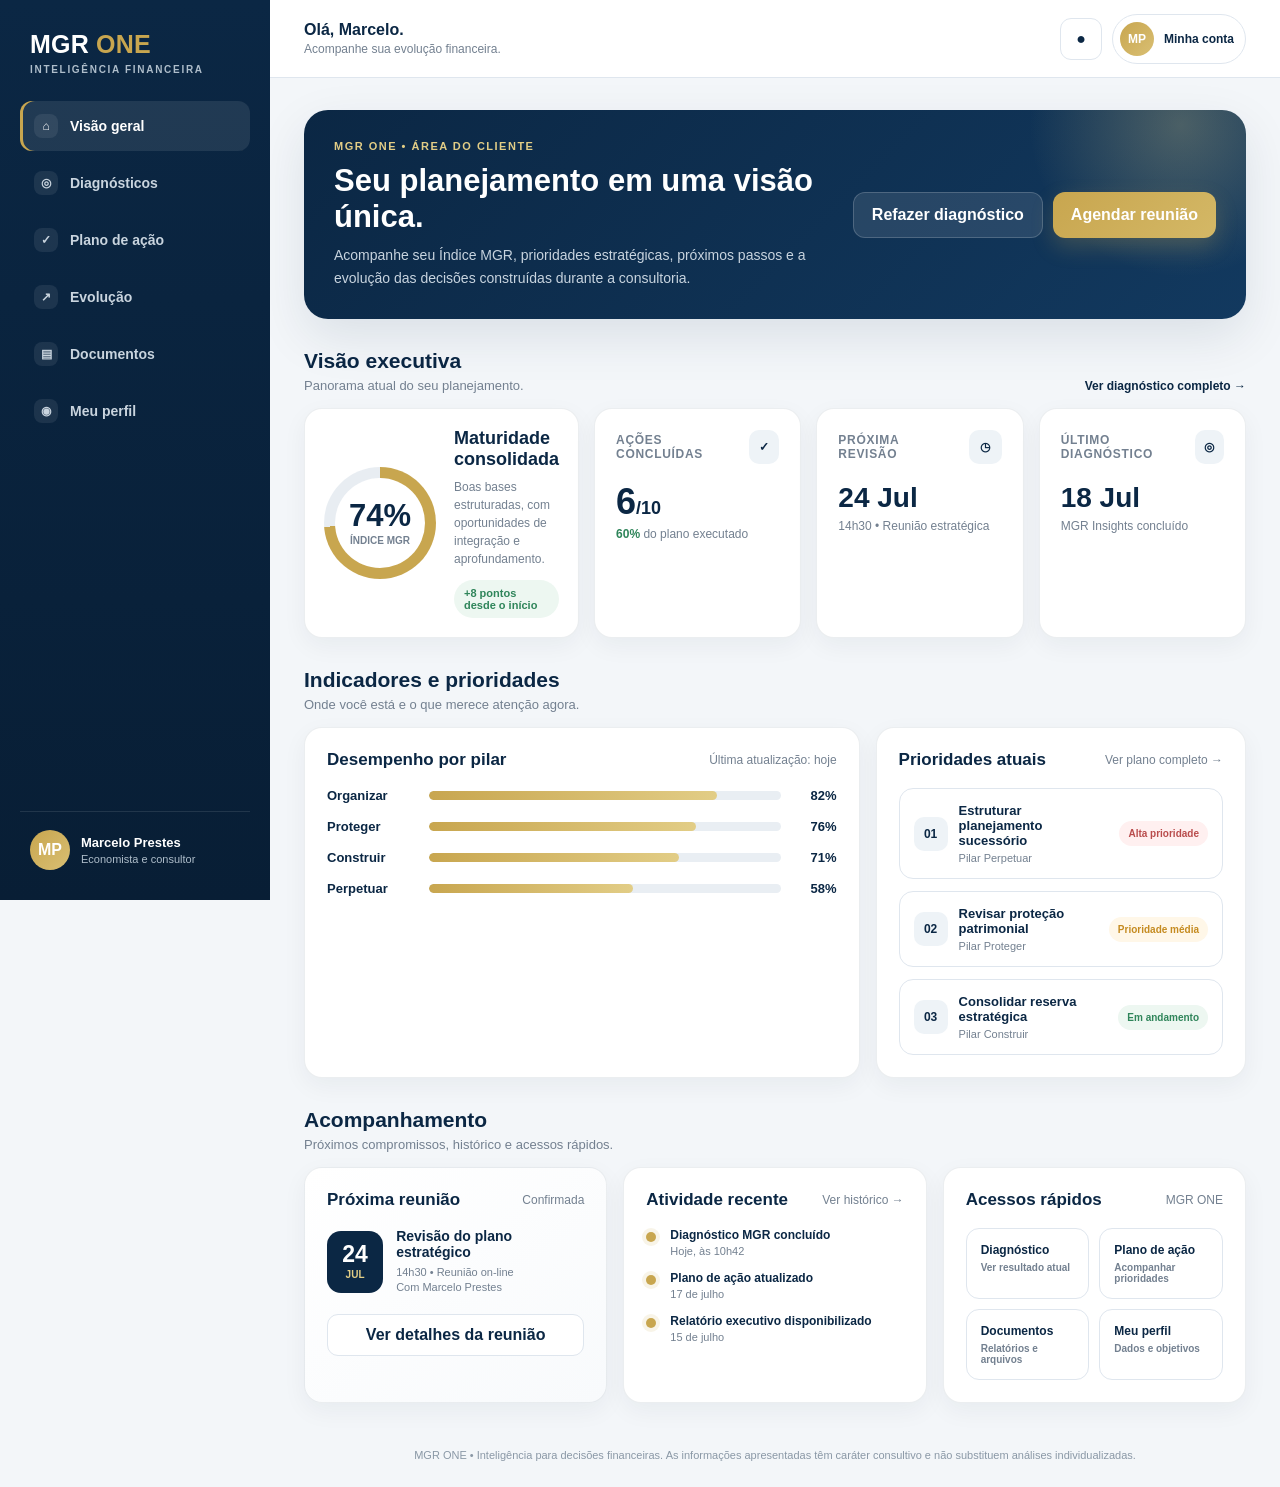
<file: dashboard.html>
<!DOCTYPE html>
<html lang="pt-BR">
<head>
<meta charset="UTF-8">
<meta name="viewport" content="width=device-width, initial-scale=1.0">
<title>MGR ONE | Dashboard do Cliente</title>
<meta name="description" content="MGR ONE — Painel executivo de acompanhamento financeiro.">
<style>
:root{
  --navy:#0b2744;--navy2:#12395f;--gold:#c8a64f;--gold2:#e2cd86;
  --bg:#f3f6f9;--white:#fff;--text:#213447;--muted:#738090;--line:#dfe6ee;
  --green:#2f855a;--amber:#c58b20;--red:#b94c4c;--shadow:0 18px 50px rgba(11,39,68,.10)
}
*{box-sizing:border-box}html{scroll-behavior:smooth}body{margin:0;font-family:"Segoe UI",Arial,sans-serif;color:var(--text);background:var(--bg)}button,a{font:inherit}.app{min-height:100vh;display:grid;grid-template-columns:270px 1fr}.sidebar{position:sticky;top:0;height:100vh;background:linear-gradient(180deg,var(--navy),#081e35);color:#fff;padding:26px 20px;display:flex;flex-direction:column;z-index:20}.brand{font-size:25px;font-weight:900;letter-spacing:.2px;padding:4px 10px 26px}.brand span{color:var(--gold)}.brand small{display:block;color:#aebdca;font-size:10px;letter-spacing:1.7px;margin-top:5px}.nav{display:grid;gap:7px}.nav a{display:flex;align-items:center;gap:12px;color:#c9d4de;text-decoration:none;padding:13px 14px;border-radius:12px;font-size:14px;font-weight:700;transition:.2s}.nav a:hover,.nav a.active{background:rgba(255,255,255,.09);color:#fff}.nav a.active{box-shadow:inset 3px 0 0 var(--gold)}.nav-icon{width:24px;height:24px;border-radius:8px;background:rgba(255,255,255,.08);display:grid;place-items:center;font-size:12px}.sidebar-footer{margin-top:auto;padding:18px 10px 4px;border-top:1px solid rgba(255,255,255,.10)}.consultant{display:flex;align-items:center;gap:11px}.avatar{width:40px;height:40px;border-radius:50%;display:grid;place-items:center;background:linear-gradient(135deg,var(--gold),#d9bf73);color:#fff;font-weight:900}.consultant strong{display:block;font-size:13px}.consultant span{display:block;color:#aebdca;font-size:11px;margin-top:3px}.main{min-width:0}.topbar{height:78px;background:rgba(255,255,255,.94);border-bottom:1px solid var(--line);display:flex;align-items:center;justify-content:space-between;padding:0 34px;position:sticky;top:0;z-index:10;backdrop-filter:blur(10px)}.menu-btn{display:none;border:0;background:#eef3f7;color:var(--navy);width:42px;height:42px;border-radius:11px;font-size:20px;cursor:pointer}.welcome strong{display:block;color:var(--navy);font-size:16px}.welcome span{display:block;color:var(--muted);font-size:12px;margin-top:3px}.top-actions{display:flex;align-items:center;gap:10px}.icon-btn{width:42px;height:42px;border:1px solid var(--line);background:#fff;border-radius:11px;cursor:pointer;color:var(--navy)}.profile-chip{display:flex;align-items:center;gap:10px;padding:7px 11px 7px 7px;border:1px solid var(--line);border-radius:999px;background:#fff}.profile-chip .avatar{width:34px;height:34px;font-size:12px}.profile-chip strong{font-size:12px;color:var(--navy)}.content{padding:32px 34px 46px;max-width:1500px;margin:0 auto}.hero{position:relative;overflow:hidden;border-radius:24px;padding:30px;background:linear-gradient(135deg,var(--navy),var(--navy2));color:#fff;box-shadow:var(--shadow);display:grid;grid-template-columns:1fr auto;gap:24px;align-items:center}.hero::after{content:"";position:absolute;width:330px;height:330px;border-radius:50%;right:-100px;top:-150px;background:radial-gradient(circle,rgba(226,205,134,.28),transparent 65%)}.hero-copy{position:relative;z-index:1}.eyebrow{color:var(--gold2);text-transform:uppercase;font-size:11px;letter-spacing:1.5px;font-weight:900;margin-bottom:11px}.hero h1{margin:0 0 10px;font-size:31px;line-height:1.15}.hero p{margin:0;color:#c8d4df;max-width:680px;line-height:1.6;font-size:14px}.hero-actions{position:relative;z-index:1;display:flex;gap:10px;flex-wrap:wrap;justify-content:flex-end}.btn{border:0;border-radius:12px;min-height:46px;padding:12px 18px;font-weight:850;cursor:pointer;text-decoration:none;display:inline-flex;align-items:center;justify-content:center;transition:.2s}.btn:hover{transform:translateY(-2px)}.btn-primary{background:linear-gradient(135deg,var(--gold),#d4b866);color:#fff;box-shadow:0 9px 22px rgba(200,166,79,.24)}.btn-light{background:rgba(255,255,255,.10);color:#fff;border:1px solid rgba(255,255,255,.18)}.section-title{display:flex;align-items:end;justify-content:space-between;gap:20px;margin:30px 0 15px}.section-title h2{margin:0;color:var(--navy);font-size:21px}.section-title p{margin:5px 0 0;color:var(--muted);font-size:13px}.section-title a{color:var(--navy);font-size:12px;font-weight:800;text-decoration:none}.metrics{display:grid;grid-template-columns:1.1fr repeat(3,1fr);gap:15px}.card{background:#fff;border:1px solid rgba(11,39,68,.08);border-radius:18px;box-shadow:0 8px 24px rgba(11,39,68,.05)}.metric{padding:21px;min-height:155px}.metric-label{display:flex;align-items:center;justify-content:space-between;gap:12px;color:var(--muted);font-size:12px;font-weight:800;text-transform:uppercase;letter-spacing:.7px}.metric-icon{width:34px;height:34px;border-radius:10px;background:#eef3f7;color:var(--navy);display:grid;place-items:center}.metric-value{color:var(--navy);font-size:36px;font-weight:900;margin:20px 0 7px;line-height:1}.metric-value small{font-size:18px}.metric-note{color:var(--muted);font-size:12px}.positive{color:var(--green);font-weight:850}.index-card{padding:19px;display:grid;grid-template-columns:auto 1fr;gap:18px;align-items:center}.ring{width:112px;height:112px;border-radius:50%;display:grid;place-items:center;position:relative;background:conic-gradient(var(--gold) 0 266deg,#e8edf2 266deg)}.ring::after{content:"";position:absolute;inset:11px;border-radius:50%;background:#fff}.ring-content{position:relative;z-index:1;text-align:center}.ring-content strong{display:block;color:var(--navy);font-size:31px;line-height:1}.ring-content span{display:block;color:var(--muted);font-size:10px;text-transform:uppercase;font-weight:800;margin-top:4px}.index-info h3{margin:0 0 8px;color:var(--navy);font-size:18px}.index-info p{margin:0;color:var(--muted);font-size:12px;line-height:1.5}.index-info .tag{display:inline-flex;margin-top:12px;padding:7px 10px;border-radius:999px;background:#edf7f1;color:var(--green);font-size:11px;font-weight:850}.grid-main{display:grid;grid-template-columns:1.2fr .8fr;gap:16px}.panel{padding:22px}.panel-head{display:flex;align-items:center;justify-content:space-between;gap:14px;margin-bottom:18px}.panel-head h3{margin:0;color:var(--navy);font-size:17px}.panel-head span,.panel-head a{color:var(--muted);font-size:12px;text-decoration:none}.pillar-list{display:grid;gap:16px}.pillar-row{display:grid;grid-template-columns:90px 1fr 44px;gap:12px;align-items:center}.pillar-row strong{color:var(--navy);font-size:13px}.track{height:9px;background:#e9eef3;border-radius:999px;overflow:hidden}.fill{height:100%;border-radius:inherit;background:linear-gradient(90deg,var(--gold),var(--gold2));width:0;transition:width 1s ease}.pillar-row span{color:var(--navy);font-size:13px;font-weight:900;text-align:right}.actions-list{display:grid;gap:12px}.action-item{padding:14px;border:1px solid var(--line);border-radius:14px;display:grid;grid-template-columns:34px 1fr auto;gap:11px;align-items:center}.action-num{width:34px;height:34px;border-radius:10px;background:#eef3f7;color:var(--navy);display:grid;place-items:center;font-weight:900;font-size:12px}.action-copy strong{display:block;color:var(--navy);font-size:13px}.action-copy span{display:block;color:var(--muted);font-size:11px;margin-top:4px}.status{padding:7px 9px;border-radius:999px;font-size:10px;font-weight:900;white-space:nowrap}.status.high{background:#fff0f0;color:var(--red)}.status.medium{background:#fff7e8;color:var(--amber)}.status.progress{background:#edf7f1;color:var(--green)}.lower-grid{display:grid;grid-template-columns:1fr 1fr 1fr;gap:16px}.meeting{padding:22px;background:linear-gradient(145deg,#fff,#f8fafc)}.meeting-date{display:flex;align-items:center;gap:13px;margin:14px 0 18px}.date-box{width:58px;height:62px;border-radius:14px;background:var(--navy);color:#fff;text-align:center;display:grid;place-items:center;align-content:center}.date-box strong{font-size:23px;line-height:1}.date-box span{font-size:10px;text-transform:uppercase;color:var(--gold2);font-weight:900;margin-top:3px}.meeting-info strong{display:block;color:var(--navy);font-size:14px}.meeting-info span{display:block;color:var(--muted);font-size:11px;margin-top:5px;line-height:1.4}.mini-btn{width:100%;border:1px solid var(--line);background:#fff;color:var(--navy);min-height:42px;border-radius:11px;font-weight:850;cursor:pointer}.timeline{display:grid;gap:14px;margin-top:12px}.timeline-item{display:grid;grid-template-columns:14px 1fr;gap:10px}.timeline-dot{width:10px;height:10px;border-radius:50%;background:var(--gold);margin-top:4px;box-shadow:0 0 0 4px rgba(200,166,79,.13)}.timeline-copy strong{display:block;color:var(--navy);font-size:12px}.timeline-copy span{display:block;color:var(--muted);font-size:11px;margin-top:3px}.quick-grid{display:grid;grid-template-columns:1fr 1fr;gap:10px;margin-top:12px}.quick-link{padding:14px;border:1px solid var(--line);border-radius:13px;color:var(--navy);text-decoration:none;font-size:12px;font-weight:850;background:#fff;transition:.2s}.quick-link:hover{border-color:var(--gold);transform:translateY(-2px)}.quick-link span{display:block;color:var(--muted);font-size:10px;font-weight:600;margin-top:5px}.footer{text-align:center;color:#8a98a6;font-size:11px;padding:0 34px 26px}.overlay{display:none}
@media(max-width:1120px){.metrics{grid-template-columns:1fr 1fr}.grid-main{grid-template-columns:1fr}.lower-grid{grid-template-columns:1fr 1fr}.lower-grid .card:last-child{grid-column:1/-1}}
@media(max-width:820px){.app{grid-template-columns:1fr}.sidebar{position:fixed;left:-285px;width:270px;transition:.25s;box-shadow:20px 0 50px rgba(0,0,0,.18)}.sidebar.open{left:0}.overlay.show{display:block;position:fixed;inset:0;background:rgba(0,0,0,.35);z-index:15}.menu-btn{display:block}.topbar{padding:0 18px}.welcome{display:none}.content{padding:22px 18px 38px}.hero{grid-template-columns:1fr;padding:24px}.hero-actions{justify-content:flex-start}.profile-chip strong{display:none}}
@media(max-width:620px){.metrics,.lower-grid{grid-template-columns:1fr}.lower-grid .card:last-child{grid-column:auto}.index-card{grid-template-columns:1fr;text-align:center}.ring{margin:auto}.hero h1{font-size:25px}.top-actions .icon-btn{display:none}.pillar-row{grid-template-columns:78px 1fr 40px}.action-item{grid-template-columns:34px 1fr}.action-item .status{grid-column:2}.quick-grid{grid-template-columns:1fr}.section-title{align-items:flex-start}}
</style>
</head>
<body>
<div class="app">
  <aside class="sidebar" id="sidebar">
    <div class="brand">MGR <span>ONE</span><small>INTELIGÊNCIA FINANCEIRA</small></div>
    <nav class="nav">
      <a class="active" href="#dashboard"><span class="nav-icon">⌂</span>Visão geral</a>
      <a href="diagnostico.html"><span class="nav-icon">◎</span>Diagnósticos</a>
      <a href="#plano"><span class="nav-icon">✓</span>Plano de ação</a>
      <a href="#evolucao"><span class="nav-icon">↗</span>Evolução</a>
      <a href="#documentos"><span class="nav-icon">▤</span>Documentos</a>
      <a href="#perfil"><span class="nav-icon">◉</span>Meu perfil</a>
    </nav>
    <div class="sidebar-footer">
      <div class="consultant">
        <div class="avatar">MP</div>
        <div><strong>Marcelo Prestes</strong><span>Economista e consultor</span></div>
      </div>
    </div>
  </aside>
  <div class="overlay" id="overlay"></div>

  <main class="main" id="dashboard">
    <header class="topbar">
      <div style="display:flex;align-items:center;gap:13px">
        <button class="menu-btn" id="menuBtn" aria-label="Abrir menu">☰</button>
        <div class="welcome"><strong>Olá, Marcelo.</strong><span>Acompanhe sua evolução financeira.</span></div>
      </div>
      <div class="top-actions">
        <button class="icon-btn" title="Notificações">●</button>
        <div class="profile-chip"><div class="avatar">MP</div><strong>Minha conta</strong></div>
      </div>
    </header>

    <div class="content">
      <section class="hero">
        <div class="hero-copy">
          <div class="eyebrow">MGR ONE • ÁREA DO CLIENTE</div>
          <h1>Seu planejamento em uma visão única.</h1>
          <p>Acompanhe seu Índice MGR, prioridades estratégicas, próximos passos e a evolução das decisões construídas durante a consultoria.</p>
        </div>
        <div class="hero-actions">
          <a class="btn btn-light" href="diagnostico.html">Refazer diagnóstico</a>
          <button class="btn btn-primary" id="scheduleBtn">Agendar reunião</button>
        </div>
      </section>

      <div class="section-title"><div><h2>Visão executiva</h2><p>Panorama atual do seu planejamento.</p></div><a href="diagnostico.html">Ver diagnóstico completo →</a></div>

      <section class="metrics">
        <article class="card index-card">
          <div class="ring" id="indexRing"><div class="ring-content"><strong id="indexValue">74%</strong><span>Índice MGR</span></div></div>
          <div class="index-info"><h3>Maturidade consolidada</h3><p>Boas bases estruturadas, com oportunidades de integração e aprofundamento.</p><span class="tag">+8 pontos desde o início</span></div>
        </article>
        <article class="card metric"><div class="metric-label">Ações concluídas <span class="metric-icon">✓</span></div><div class="metric-value">6<small>/10</small></div><div class="metric-note"><span class="positive">60%</span> do plano executado</div></article>
        <article class="card metric"><div class="metric-label">Próxima revisão <span class="metric-icon">◷</span></div><div class="metric-value" style="font-size:28px">24 Jul</div><div class="metric-note">14h30 • Reunião estratégica</div></article>
        <article class="card metric"><div class="metric-label">Último diagnóstico <span class="metric-icon">◎</span></div><div class="metric-value" style="font-size:28px">18 Jul</div><div class="metric-note">MGR Insights concluído</div></article>
      </section>

      <div class="section-title"><div><h2>Indicadores e prioridades</h2><p>Onde você está e o que merece atenção agora.</p></div></div>
      <section class="grid-main">
        <article class="card panel">
          <div class="panel-head"><h3>Desempenho por pilar</h3><span>Última atualização: hoje</span></div>
          <div class="pillar-list">
            <div class="pillar-row"><strong>Organizar</strong><div class="track"><div class="fill" data-value="82"></div></div><span>82%</span></div>
            <div class="pillar-row"><strong>Proteger</strong><div class="track"><div class="fill" data-value="76"></div></div><span>76%</span></div>
            <div class="pillar-row"><strong>Construir</strong><div class="track"><div class="fill" data-value="71"></div></div><span>71%</span></div>
            <div class="pillar-row"><strong>Perpetuar</strong><div class="track"><div class="fill" data-value="58"></div></div><span>58%</span></div>
          </div>
        </article>

        <article class="card panel" id="plano">
          <div class="panel-head"><h3>Prioridades atuais</h3><a href="#plano">Ver plano completo →</a></div>
          <div class="actions-list">
            <div class="action-item"><span class="action-num">01</span><span class="action-copy"><strong>Estruturar planejamento sucessório</strong><span>Pilar Perpetuar</span></span><span class="status high">Alta prioridade</span></div>
            <div class="action-item"><span class="action-num">02</span><span class="action-copy"><strong>Revisar proteção patrimonial</strong><span>Pilar Proteger</span></span><span class="status medium">Prioridade média</span></div>
            <div class="action-item"><span class="action-num">03</span><span class="action-copy"><strong>Consolidar reserva estratégica</strong><span>Pilar Construir</span></span><span class="status progress">Em andamento</span></div>
          </div>
        </article>
      </section>

      <div class="section-title"><div><h2>Acompanhamento</h2><p>Próximos compromissos, histórico e acessos rápidos.</p></div></div>
      <section class="lower-grid">
        <article class="card meeting">
          <div class="panel-head"><h3>Próxima reunião</h3><span>Confirmada</span></div>
          <div class="meeting-date"><div class="date-box"><strong>24</strong><span>Jul</span></div><div class="meeting-info"><strong>Revisão do plano estratégico</strong><span>14h30 • Reunião on-line<br>Com Marcelo Prestes</span></div></div>
          <button class="mini-btn" id="meetingDetails">Ver detalhes da reunião</button>
        </article>

        <article class="card panel" id="evolucao">
          <div class="panel-head"><h3>Atividade recente</h3><a href="#evolucao">Ver histórico →</a></div>
          <div class="timeline">
            <div class="timeline-item"><span class="timeline-dot"></span><span class="timeline-copy"><strong>Diagnóstico MGR concluído</strong><span>Hoje, às 10h42</span></span></div>
            <div class="timeline-item"><span class="timeline-dot"></span><span class="timeline-copy"><strong>Plano de ação atualizado</strong><span>17 de julho</span></span></div>
            <div class="timeline-item"><span class="timeline-dot"></span><span class="timeline-copy"><strong>Relatório executivo disponibilizado</strong><span>15 de julho</span></span></div>
          </div>
        </article>

        <article class="card panel" id="documentos">
          <div class="panel-head"><h3>Acessos rápidos</h3><span>MGR ONE</span></div>
          <div class="quick-grid">
            <a class="quick-link" href="diagnostico.html">Diagnóstico<span>Ver resultado atual</span></a>
            <a class="quick-link" href="#plano">Plano de ação<span>Acompanhar prioridades</span></a>
            <a class="quick-link" href="#documentos">Documentos<span>Relatórios e arquivos</span></a>
            <a class="quick-link" href="#perfil">Meu perfil<span>Dados e objetivos</span></a>
          </div>
        </article>
      </section>
    </div>
    <footer class="footer">MGR ONE • Inteligência para decisões financeiras. As informações apresentadas têm caráter consultivo e não substituem análises individualizadas.</footer>
  </main>
</div>
<script>
const sidebar=document.getElementById('sidebar'),overlay=document.getElementById('overlay'),menuBtn=document.getElementById('menuBtn');
function closeMenu(){sidebar.classList.remove('open');overlay.classList.remove('show')}
menuBtn.addEventListener('click',()=>{sidebar.classList.toggle('open');overlay.classList.toggle('show')});overlay.addEventListener('click',closeMenu);
document.querySelectorAll('.nav a').forEach(a=>a.addEventListener('click',()=>{document.querySelectorAll('.nav a').forEach(x=>x.classList.remove('active'));a.classList.add('active');if(innerWidth<821)closeMenu()}));
requestAnimationFrame(()=>document.querySelectorAll('.fill').forEach(el=>el.style.width=el.dataset.value+'%'));
function notify(message){const old=document.getElementById('toast');if(old)old.remove();const t=document.createElement('div');t.id='toast';t.textContent=message;t.style.cssText='position:fixed;right:24px;bottom:24px;z-index:99;background:#0b2744;color:#fff;padding:14px 18px;border-radius:12px;box-shadow:0 14px 36px rgba(11,39,68,.25);font:700 13px Segoe UI,Arial;animation:fadeToast .25s ease';document.body.appendChild(t);setTimeout(()=>t.remove(),2800)}
document.getElementById('scheduleBtn').onclick=()=>notify('Integração de agendamento será conectada na próxima etapa.');document.getElementById('meetingDetails').onclick=()=>notify('Reunião estratégica em 24 de julho, às 14h30.');
</script>
</body>
</html>
</file>
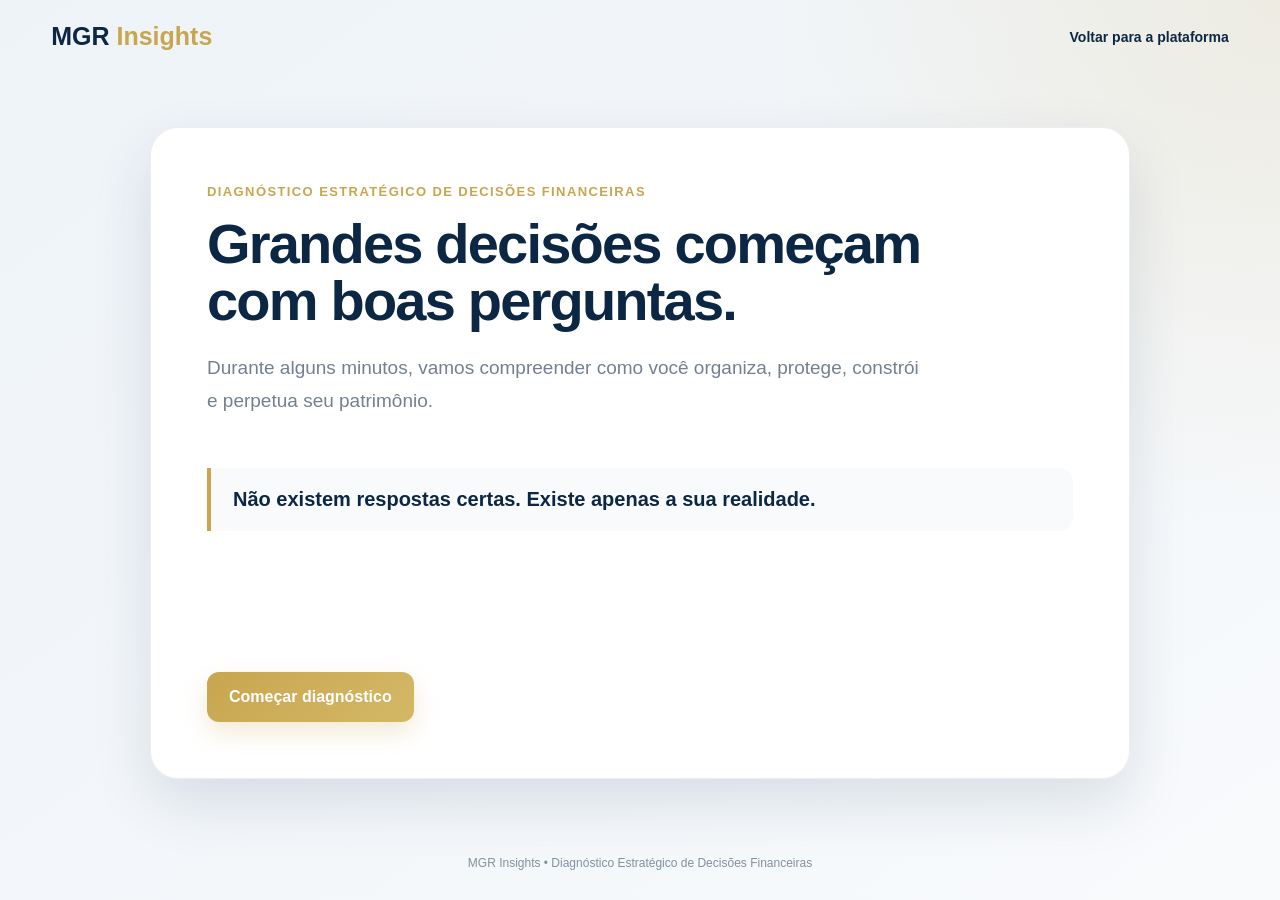
<file: diagnostico.html>
<!DOCTYPE html>
<html lang="pt-BR">
<head>
<meta charset="UTF-8">
<meta name="viewport" content="width=device-width, initial-scale=1.0">
<title>MGR Insights | Diagnóstico Estratégico</title>
<meta name="description" content="MGR Insights — Diagnóstico Estratégico de Decisões Financeiras.">
<style>
:root{--navy:#0b2744;--navy2:#12395f;--gold:#c8a64f;--gold2:#e2cd86;--bg:#f4f7fa;--white:#fff;--text:#213447;--muted:#738090;--line:#dfe6ee;--shadow:0 24px 60px rgba(11,39,68,.12);--green:#2f855a;--amber:#c58b20;--orange:#b87832;--red:#b94c4c}
*{box-sizing:border-box}html{scroll-behavior:smooth}body{margin:0;min-height:100vh;font-family:"Segoe UI",Arial,sans-serif;color:var(--text);background:radial-gradient(circle at top right,rgba(200,166,79,.14),transparent 34%),linear-gradient(145deg,#eef3f8,#f8fafc)}button,a{font:inherit}.app{min-height:100vh;display:flex;flex-direction:column}.topbar{width:min(1180px,92%);margin:0 auto;padding:22px 0;display:flex;align-items:center;justify-content:space-between;gap:20px}.brand{color:var(--navy);font-size:25px;font-weight:800}.brand span{color:var(--gold)}.top-link{color:var(--navy);font-size:14px;font-weight:700;text-decoration:none}.shell{width:min(980px,92%);margin:auto;padding:28px 0 50px}.panel{position:relative;overflow:hidden;background:rgba(255,255,255,.97);border:1px solid rgba(11,39,68,.08);border-radius:28px;box-shadow:var(--shadow);min-height:650px}.screen{display:none;min-height:650px;padding:56px}.screen.active{display:flex;flex-direction:column;animation:fadeSlide .42s ease}@keyframes fadeSlide{from{opacity:0;transform:translateY(10px)}to{opacity:1;transform:none}}.eyebrow{color:var(--gold);font-weight:800;font-size:13px;letter-spacing:1.4px;text-transform:uppercase;margin-bottom:16px}h1,h2,p{margin-top:0}h1{color:var(--navy);font-size:56px;line-height:1.02;max-width:760px;margin-bottom:22px;letter-spacing:-1.8px}h2{color:var(--navy);font-size:38px;line-height:1.15;margin-bottom:18px}.lead{max-width:720px;color:var(--muted);font-size:19px;line-height:1.75}.quote{margin:32px 0;padding:20px 22px;border-left:4px solid var(--gold);background:#f8fafc;border-radius:0 14px 14px 0;color:var(--navy);font-size:20px;font-weight:650}.btn-row{display:flex;gap:13px;flex-wrap:wrap;margin-top:auto;padding-top:32px}.btn{border:0;border-radius:12px;min-height:50px;padding:14px 22px;font-weight:800;cursor:pointer;transition:.2s ease}.btn:hover{transform:translateY(-2px)}.btn:disabled{opacity:.45;cursor:not-allowed;transform:none}.btn-primary{background:linear-gradient(135deg,var(--gold),#d4b866);color:#fff;box-shadow:0 10px 24px rgba(200,166,79,.24)}.btn-secondary{background:#eef3f7;color:var(--navy)}.intro-grid{display:grid;grid-template-columns:repeat(3,1fr);gap:16px;margin:32px 0}.intro-card{padding:22px;background:#f7f9fb;border:1px solid var(--line);border-radius:17px}.intro-card strong{display:block;color:var(--navy);font-size:21px;margin-bottom:7px}.intro-card span{color:var(--muted);line-height:1.55;font-size:14px}.diagnostic-header{display:grid;grid-template-columns:1fr auto;gap:22px;align-items:end;margin-bottom:16px}.header-left{display:flex;align-items:center;gap:12px;flex-wrap:wrap}.pillar-badge{display:inline-flex;background:#eef3f8;color:var(--navy);padding:9px 13px;border-radius:999px;font-weight:800;font-size:13px}.counter{color:var(--muted);font-size:14px;font-weight:700}.time-box{text-align:right}.time-label{display:block;color:var(--muted);font-size:12px;text-transform:uppercase;letter-spacing:.9px;font-weight:800}.time-value{display:block;color:var(--navy);font-size:16px;font-weight:850;margin-top:4px}.progress-wrap{margin-bottom:34px}.progress-meta{display:flex;justify-content:space-between;gap:12px;color:var(--muted);font-size:13px;font-weight:750;margin-bottom:9px}.progress-track{width:100%;height:10px;background:#e8edf2;border-radius:999px;overflow:hidden}.progress-bar{height:100%;width:0;background:linear-gradient(90deg,var(--gold),var(--gold2));transition:width .4s ease}.question-block{animation:questionIn .34s ease}@keyframes questionIn{from{opacity:0;transform:translateX(10px)}to{opacity:1;transform:none}}.question-text{max-width:790px;color:var(--navy);font-size:33px;line-height:1.25;margin-bottom:12px}.question-helper{color:var(--muted);font-size:15px;font-weight:700;margin-bottom:24px}.answers{display:grid;gap:11px}.answer{width:100%;text-align:left;padding:15px 17px;border-radius:14px;border:1px solid var(--line);background:#fff;color:var(--text);cursor:pointer;transition:.18s ease;display:grid;grid-template-columns:32px 1fr;gap:12px;align-items:center}.answer:hover{border-color:var(--gold);transform:translateX(4px);background:#fffdf7}.answer.selected{border-color:var(--gold);background:#fffaf0;box-shadow:0 0 0 3px rgba(200,166,79,.12)}.answer-index{width:30px;height:30px;display:grid;place-items:center;border-radius:50%;background:#edf2f6;color:var(--navy);font-weight:800;font-size:13px}.answer.selected .answer-index{background:var(--gold);color:#fff}.answer-copy strong{display:block;color:var(--navy);font-size:15px;margin-bottom:3px}.answer-copy span{display:block;color:var(--muted);font-size:12px;line-height:1.45}.question-actions{display:flex;justify-content:space-between;gap:14px;margin-top:auto;padding-top:28px}.processing,.result{align-items:center;justify-content:center;text-align:center}.spinner{width:84px;height:84px;border-radius:50%;border:8px solid #e8edf2;border-top-color:var(--gold);animation:spin 1s linear infinite;margin-bottom:25px}@keyframes spin{to{transform:rotate(360deg)}}.processing-step{color:var(--navy);font-size:21px;font-weight:800;min-height:32px;transition:.25s}.processing-sub{color:var(--muted);font-size:15px}.score-ring{width:196px;height:196px;border-radius:50%;display:grid;place-items:center;margin:18px auto 25px;position:relative}.score-ring::after{content:"";position:absolute;inset:15px;border-radius:50%;background:#fff}.score-content{position:relative;z-index:1}.score-number{display:block;color:var(--navy);font-size:60px;font-weight:850;line-height:1}.score-label{color:var(--muted);font-size:14px}.result-level{display:inline-block;border-radius:999px;padding:10px 16px;color:#fff;font-weight:800;margin-bottom:16px}.result-kicker{color:var(--muted);font-size:13px;text-transform:uppercase;letter-spacing:1px;font-weight:800;margin-bottom:6px}.result-summary{max-width:680px;color:var(--muted);font-size:17px;line-height:1.7}.recommendation{max-width:700px;margin:22px auto 0;padding:20px 22px;border:1px solid var(--line);background:#f8fafc;border-radius:16px;text-align:left}.recommendation strong{display:block;color:var(--navy);font-size:16px;margin-bottom:7px}.recommendation p{color:var(--muted);line-height:1.6;margin:0}.mini-note{margin-top:22px;padding:15px 18px;background:#f7f9fb;border-radius:14px;color:var(--muted);font-size:13px;line-height:1.5;max-width:700px}.footer-note{width:min(980px,92%);margin:0 auto 28px;color:#8290a0;font-size:12px;line-height:1.5;text-align:center}
@media(max-width:760px){.screen{padding:34px 22px;min-height:700px}.panel{min-height:700px;border-radius:21px}h1{font-size:40px}h2{font-size:31px}.question-text{font-size:27px}.intro-grid{grid-template-columns:1fr}.top-link{display:none}.diagnostic-header{grid-template-columns:1fr}.time-box{text-align:left}.question-actions{flex-direction:column-reverse}.question-actions .btn{width:100%}.answer{grid-template-columns:30px 1fr}}

.executive-result{align-items:stretch;justify-content:flex-start;text-align:left;padding:42px}.executive-top{display:grid;grid-template-columns:1fr auto;gap:24px;align-items:center;padding-bottom:28px;border-bottom:1px solid var(--line)}.executive-title h2{margin:3px 0 8px;font-size:36px}.executive-title p{margin:0;color:var(--muted);line-height:1.55}.index-card{display:flex;align-items:center;gap:18px}.index-ring{width:138px;height:138px;border-radius:50%;display:grid;place-items:center;position:relative;flex:0 0 auto}.index-ring::after{content:"";position:absolute;inset:12px;border-radius:50%;background:#fff}.index-content{position:relative;z-index:1;text-align:center}.index-number{display:block;color:var(--navy);font-size:43px;font-weight:900;line-height:1}.index-number small{font-size:22px}.index-caption{display:block;color:var(--muted);font-size:11px;font-weight:800;text-transform:uppercase;letter-spacing:.8px;margin-top:5px}.index-info{min-width:170px}.index-info span{display:block;color:var(--muted);font-size:12px;text-transform:uppercase;letter-spacing:.8px;font-weight:800;margin-bottom:7px}.index-info strong{display:block;color:var(--navy);font-size:20px;line-height:1.2}.pillars-grid{display:grid;grid-template-columns:repeat(4,1fr);gap:14px;margin:26px 0}.pillar-card{padding:19px;border:1px solid var(--line);border-radius:16px;background:#fff}.pillar-card-top{display:flex;align-items:center;justify-content:space-between;gap:10px;margin-bottom:15px}.pillar-card strong{color:var(--navy);font-size:14px;text-transform:uppercase;letter-spacing:.6px}.pillar-score{color:var(--navy);font-size:22px;font-weight:900}.pillar-track{height:8px;border-radius:999px;background:#e8edf2;overflow:hidden}.pillar-fill{height:100%;width:0;border-radius:inherit;background:linear-gradient(90deg,var(--gold),var(--gold2));transition:width .9s ease}.pillar-status{display:block;color:var(--muted);font-size:12px;margin-top:10px}.executive-content{display:grid;grid-template-columns:1.15fr .85fr;gap:18px}.executive-box{border:1px solid var(--line);border-radius:17px;padding:22px;background:#f9fbfc}.executive-box h3{margin:0 0 12px;color:var(--navy);font-size:18px}.executive-box p{margin:0;color:var(--muted);line-height:1.65}.insight-lines{display:grid;gap:10px;margin-top:17px}.insight-line{padding:12px 14px;border-radius:12px;background:#fff;border:1px solid var(--line);font-size:13px;color:var(--muted)}.insight-line strong{color:var(--navy)}.priority-list{display:grid;gap:11px}.priority-item{display:grid;grid-template-columns:30px 1fr auto;gap:10px;align-items:center;padding:13px;background:#fff;border:1px solid var(--line);border-radius:13px}.priority-number{width:28px;height:28px;border-radius:50%;display:grid;place-items:center;background:var(--navy);color:#fff;font-size:12px;font-weight:900}.priority-copy strong{display:block;color:var(--navy);font-size:13px;margin-bottom:3px}.priority-copy span{display:block;color:var(--muted);font-size:11px}.priority-badge{font-size:10px;font-weight:900;text-transform:uppercase;letter-spacing:.5px;padding:7px 8px;border-radius:999px;background:#fff4d9;color:#966819;white-space:nowrap}.executive-next{margin-top:18px;padding:22px;border-radius:17px;background:linear-gradient(135deg,var(--navy),var(--navy2));color:#fff;display:grid;grid-template-columns:1fr auto;gap:22px;align-items:center}.executive-next h3{margin:0 0 7px;font-size:20px}.executive-next p{margin:0;color:rgba(255,255,255,.74);line-height:1.55;font-size:14px}.executive-next .btn-primary{white-space:nowrap;text-decoration:none}.executive-disclaimer{margin:18px 0 0;color:var(--muted);font-size:11px;line-height:1.5;text-align:center}.executive-actions{display:flex;justify-content:center;gap:12px;flex-wrap:wrap;padding-top:19px}
@media(max-width:900px){.executive-top{grid-template-columns:1fr}.index-card{justify-content:flex-start}.pillars-grid{grid-template-columns:repeat(2,1fr)}.executive-content{grid-template-columns:1fr}}@media(max-width:600px){.executive-result{padding:28px 20px}.index-card{align-items:flex-start}.index-ring{width:118px;height:118px}.index-number{font-size:36px}.pillars-grid{grid-template-columns:1fr 1fr;gap:10px}.pillar-card{padding:15px}.executive-next{grid-template-columns:1fr}.executive-next .btn{width:100%;text-align:center}.priority-item{grid-template-columns:28px 1fr}.priority-badge{grid-column:2;justify-self:start}}
</style>
</head>
<body>
<div class="app">
<header class="topbar"><div class="brand">MGR <span>Insights</span></div><a class="top-link" href="index.html">Voltar para a plataforma</a></header>
<main class="shell"><section class="panel">
<div class="screen active" id="welcomeScreen"><div class="eyebrow">Diagnóstico Estratégico de Decisões Financeiras</div><h1>Grandes decisões começam com boas perguntas.</h1><p class="lead">Durante alguns minutos, vamos compreender como você organiza, protege, constrói e perpetua seu patrimônio.</p><div class="quote">Não existem respostas certas. Existe apenas a sua realidade.</div><div class="btn-row"><button class="btn btn-primary" id="goIntro">Começar diagnóstico</button></div></div>
<div class="screen" id="introScreen"><div class="eyebrow">Antes de começar</div><h2>Uma experiência simples, estratégica e confidencial.</h2><p class="lead">Responda com base na sua situação atual. O diagnóstico identifica níveis de maturidade, pontos de atenção e prioridades estratégicas.</p><div class="intro-grid"><div class="intro-card"><strong>30 perguntas</strong><span>Distribuídas entre os quatro pilares do Método MGR.</span></div><div class="intro-card"><strong>5 minutos</strong><span>Uma pergunta por vez, sem formulários extensos.</span></div><div class="intro-card"><strong>Resultado imediato</strong><span>Seu Índice MGR será calculado automaticamente.</span></div></div><div class="btn-row"><button class="btn btn-secondary" id="backWelcome">Voltar</button><button class="btn btn-primary" id="startQuestions">Iniciar agora</button></div></div>
<div class="screen" id="questionScreen"><div class="diagnostic-header"><div class="header-left"><span class="pillar-badge" id="pillarBadge">Organizar</span><span class="counter" id="questionCounter">Pergunta 1 de 30</span></div><div class="time-box"><span class="time-label">Tempo estimado restante</span><span class="time-value" id="timeRemaining">5 minutos</span></div></div><div class="progress-wrap"><div class="progress-meta"><span id="progressPercent">3% concluído</span><span id="remainingQuestions">29 perguntas restantes</span></div><div class="progress-track"><div class="progress-bar" id="progressBar"></div></div></div><div class="question-block" id="questionBlock"><h2 class="question-text" id="questionText"></h2><p class="question-helper">Qual o nível de maturidade dessa prática hoje?</p><div class="answers" id="answersContainer"></div></div><div class="question-actions"><button class="btn btn-secondary" id="previousQuestion">Voltar</button><button class="btn btn-primary" id="nextQuestion" disabled>Continuar</button></div></div>
<div class="screen processing" id="processingScreen"><div class="spinner"></div><div class="eyebrow">MGR Insights</div><h2>Processando seu Panorama Estratégico</h2><div class="processing-step" id="processingStep">Identificando padrões de decisão...</div><p class="processing-sub">Aguarde alguns instantes.</p></div>
<div class="screen executive-result" id="resultScreen">
<div class="executive-top">
  <div class="executive-title"><div class="eyebrow">MGR Insights • Painel Executivo</div><h2>Seu Panorama Estratégico</h2><p>Uma leitura objetiva da maturidade das suas decisões financeiras nos quatro pilares do Método MGR.</p></div>
  <div class="index-card"><div class="index-ring" id="scoreRing"><div class="index-content"><span class="index-number"><span id="scoreNumber">0</span><small>%</small></span><span class="index-caption">Índice MGR</span></div></div><div class="index-info"><span>Maturidade estratégica</span><strong id="resultLevel">Em evolução</strong></div></div>
</div>
<div class="pillars-grid" id="pillarsGrid"></div>
<div class="executive-content">
  <section class="executive-box"><h3>Resumo Executivo</h3><p id="resultSummary"></p><div class="insight-lines"><div class="insight-line">Maior potencial atual: <strong id="strongestPillar">—</strong></div><div class="insight-line">Maior oportunidade de evolução: <strong id="weakestPillar">—</strong></div></div></section>
  <section class="executive-box"><h3>Prioridades Estratégicas</h3><div class="priority-list" id="priorityList"></div></section>
</div>
<div class="executive-next"><div><h3>Transforme o diagnóstico em um plano estratégico.</h3><p>Em uma reunião consultiva, aprofundaremos as oportunidades identificadas e definiremos prioridades personalizadas para o seu momento.</p></div><a class="btn btn-primary" href="agendar.html">Agendar consultoria</a></div>
<p class="executive-disclaimer">Este diagnóstico possui caráter educativo e estratégico. Recomendações definitivas dependem de análise consultiva individualizada.</p>
<div class="executive-actions"><button class="btn btn-secondary" id="restart">Refazer diagnóstico</button></div>
</div>
</section></main>
<div class="footer-note">MGR Insights • Diagnóstico Estratégico de Decisões Financeiras</div>
</div>
<script>
const questions=[
{pillar:"Organizar",text:"Tenho clareza sobre quanto entra e quanto sai mensalmente da minha vida financeira."},{pillar:"Organizar",text:"Consigo diferenciar com segurança despesas pessoais, familiares e empresariais."},{pillar:"Organizar",text:"Minhas decisões financeiras são tomadas com base em informações atualizadas."},{pillar:"Organizar",text:"Possuo uma reserva financeira compatível com meus compromissos e responsabilidades."},{pillar:"Organizar",text:"Conheço o custo mensal necessário para manter meu padrão de vida."},{pillar:"Organizar",text:"Tenho objetivos financeiros definidos para curto, médio e longo prazo."},{pillar:"Organizar",text:"Reviso regularmente minha organização financeira e faço ajustes quando necessário."},
{pillar:"Proteger",text:"Minha renda está protegida caso eu fique temporariamente impossibilitado de trabalhar."},{pillar:"Proteger",text:"Minha família conseguiria manter estabilidade financeira diante de uma ausência inesperada."},{pillar:"Proteger",text:"Conheço os principais riscos que podem afetar meu patrimônio pessoal."},{pillar:"Proteger",text:"Conheço os principais riscos que podem comprometer a continuidade da minha empresa."},{pillar:"Proteger",text:"As proteções que possuo foram escolhidas a partir de uma análise estratégica."},{pillar:"Proteger",text:"Minha estrutura financeira considera despesas médicas e eventos de saúde relevantes."},{pillar:"Proteger",text:"Possuo liquidez suficiente para enfrentar uma emergência sem comprometer investimentos importantes."},{pillar:"Proteger",text:"Reviso periodicamente minhas estratégias de proteção financeira e patrimonial."},
{pillar:"Construir",text:"Meus investimentos estão alinhados aos meus objetivos e ao meu prazo."},{pillar:"Construir",text:"Sei quanto preciso acumular para atingir minha independência financeira."},{pillar:"Construir",text:"Realizo aportes de forma consistente e planejada."},{pillar:"Construir",text:"Minha estratégia de construção patrimonial considera diferentes cenários econômicos."},{pillar:"Construir",text:"Tenho critérios claros para avaliar oportunidades de investimento."},{pillar:"Construir",text:"Evito tomar decisões financeiras apenas por impulso, pressão ou promessa de rentabilidade."},{pillar:"Construir",text:"A construção do meu patrimônio está integrada à realidade da minha empresa e da minha família."},{pillar:"Construir",text:"Acompanho a evolução do meu patrimônio por meio de indicadores objetivos."},
{pillar:"Perpetuar",text:"Já defini como meu patrimônio deverá ser administrado em caso de ausência ou incapacidade."},{pillar:"Perpetuar",text:"Minha família conhece as principais decisões e estruturas do meu planejamento patrimonial."},{pillar:"Perpetuar",text:"Tenho clareza sobre os impactos tributários e financeiros de uma sucessão."},{pillar:"Perpetuar",text:"A continuidade da minha empresa não depende exclusivamente da minha presença."},{pillar:"Perpetuar",text:"Possuo recursos ou estratégias para garantir liquidez em um processo sucessório."},{pillar:"Perpetuar",text:"Tenho uma visão clara sobre o legado financeiro e patrimonial que desejo construir."},{pillar:"Perpetuar",text:"Meu planejamento é revisado quando ocorrem mudanças familiares, empresariais ou patrimoniais."}
];
const scale=[
{label:"Inexistente",description:"Essa prática ainda não existe.",value:1},
{label:"Inicial",description:"Existe, mas de forma informal ou pontual.",value:2},
{label:"Estruturando",description:"Está sendo desenvolvida e organizada.",value:3},
{label:"Consolidado",description:"Faz parte da rotina e é aplicada com consistência.",value:4},
{label:"Estratégico",description:"Está integrada às decisões e é revisada continuamente.",value:5}
];
const screens={welcome:document.getElementById("welcomeScreen"),intro:document.getElementById("introScreen"),question:document.getElementById("questionScreen"),processing:document.getElementById("processingScreen"),result:document.getElementById("resultScreen")};
let currentQuestion=0;let responses=Array(questions.length).fill(null);let processingTimer=null;
function showScreen(name){Object.values(screens).forEach(s=>s.classList.remove("active"));screens[name].classList.add("active");window.scrollTo({top:0,behavior:"smooth"})}
function estimatedTime(){const remaining=questions.length-(currentQuestion+1);return Math.max(1,Math.ceil(remaining/6))}
function renderQuestion(){const q=questions[currentQuestion],selected=responses[currentQuestion],answered=currentQuestion+1,progress=Math.round(answered/questions.length*100),remaining=questions.length-answered;document.getElementById("pillarBadge").textContent=`Pilar: ${q.pillar}`;document.getElementById("questionCounter").textContent=`Pergunta ${answered} de ${questions.length}`;document.getElementById("questionText").textContent=q.text;document.getElementById("progressBar").style.width=`${progress}%`;document.getElementById("progressPercent").textContent=`${progress}% concluído`;document.getElementById("remainingQuestions").textContent=remaining===0?"Última pergunta":`${remaining} ${remaining===1?"pergunta restante":"perguntas restantes"}`;document.getElementById("timeRemaining").textContent=`${estimatedTime()} ${estimatedTime()===1?"minuto":"minutos"}`;const block=document.getElementById("questionBlock");block.style.animation="none";void block.offsetWidth;block.style.animation="questionIn .34s ease";const c=document.getElementById("answersContainer");c.innerHTML="";scale.forEach((item,index)=>{const b=document.createElement("button");b.className="answer"+(selected===item.value?" selected":"");b.type="button";b.innerHTML=`<span class="answer-index">${index+1}</span><span class="answer-copy"><strong>${item.label}</strong><span>${item.description}</span></span>`;b.addEventListener("click",()=>{responses[currentQuestion]=item.value;renderQuestion()});c.appendChild(b)});document.getElementById("previousQuestion").style.visibility=currentQuestion===0?"hidden":"visible";const n=document.getElementById("nextQuestion");n.disabled=selected===null;n.textContent=currentQuestion===questions.length-1?"Concluir diagnóstico":"Continuar"}
function calculateScore(){const total=responses.reduce((s,v)=>s+v,0),minimum=questions.length,maximum=questions.length*5;return Math.round(((total-minimum)/(maximum-minimum))*100)}
function getResult(score){if(score>=80)return{level:"Estratégico",color:"var(--green)",summary:"Seu resultado demonstra uma estrutura financeira consistente, integrada e orientada por decisões estratégicas."};if(score>=60)return{level:"Consolidado",color:"var(--amber)",summary:"Seu resultado indica boas bases já estabelecidas, com oportunidades de integração e aprofundamento em algumas decisões."};if(score>=40)return{level:"Estruturando",color:"var(--orange)",summary:"Seu diagnóstico revela práticas em desenvolvimento e prioridades importantes para fortalecer sua estrutura financeira."};if(score>=20)return{level:"Inicial",color:"var(--red)",summary:"Seu panorama indica que algumas práticas já começaram, mas ainda precisam ser organizadas e transformadas em uma estratégia clara."};return{level:"Inexistente",color:"var(--red)",summary:"Seu resultado mostra que o primeiro passo é construir uma base financeira estruturada, com prioridades claras e acompanhamento estratégico."}}
function runProcessing(callback){const steps=["Identificando padrões de decisão...","Consolidando indicadores...","Calculando o Índice MGR...","Preparando seu Painel Executivo..."];let i=0;const el=document.getElementById("processingStep");el.textContent=steps[0];processingTimer=setInterval(()=>{i++;if(i<steps.length){el.style.opacity="0";setTimeout(()=>{el.textContent=steps[i];el.style.opacity="1"},180)}else{clearInterval(processingTimer);setTimeout(callback,420)}},720)}
function pillarScores(){const names=["Organizar","Proteger","Construir","Perpetuar"],out={};names.forEach(name=>{const values=questions.map((q,i)=>q.pillar===name?responses[i]:null).filter(v=>v!==null);const min=values.length,max=values.length*5,total=values.reduce((a,b)=>a+b,0);out[name]=Math.round(((total-min)/(max-min))*100)});return out}
function maturityLabel(score){if(score>=80)return"Estratégico";if(score>=60)return"Consolidado";if(score>=40)return"Estruturando";if(score>=20)return"Inicial";return"Inexistente"}
function priorityText(pillar){return{Organizar:"Fortalecer organização e clareza financeira",Proteger:"Revisar proteção da renda e do patrimônio",Construir:"Estruturar construção patrimonial consistente",Perpetuar:"Desenvolver continuidade e planejamento sucessório"}[pillar]}
function buildExecutivePanel(scores){const entries=Object.entries(scores).sort((a,b)=>b[1]-a[1]),strong=entries[0],weak=entries[entries.length-1];document.getElementById("strongestPillar").textContent=`${strong[0]} (${strong[1]}%)`;document.getElementById("weakestPillar").textContent=`${weak[0]} (${weak[1]}%)`;const grid=document.getElementById("pillarsGrid");grid.innerHTML="";Object.entries(scores).forEach(([name,value])=>{const card=document.createElement("article");card.className="pillar-card";card.innerHTML=`<div class="pillar-card-top"><strong>${name}</strong><span class="pillar-score">${value}%</span></div><div class="pillar-track"><div class="pillar-fill" data-value="${value}"></div></div><span class="pillar-status">${maturityLabel(value)}</span>`;grid.appendChild(card)});const priorities=[...entries].reverse().slice(0,3),list=document.getElementById("priorityList");list.innerHTML="";priorities.forEach(([name,value],i)=>{const item=document.createElement("div");item.className="priority-item";item.innerHTML=`<span class="priority-number">${i+1}</span><span class="priority-copy"><strong>${priorityText(name)}</strong><span>Pilar ${name} • maturidade de ${value}%</span></span><span class="priority-badge">${i===0?"Alta prioridade":i===1?"Prioridade média":"Acompanhar"}</span>`;list.appendChild(item)});requestAnimationFrame(()=>document.querySelectorAll(".pillar-fill").forEach(el=>el.style.width=`${el.dataset.value}%`))}
function executiveSummary(score,scores){const sorted=Object.entries(scores).sort((a,b)=>b[1]-a[1]),strong=sorted[0][0],weak=sorted[sorted.length-1][0];if(score>=80)return`Seu diagnóstico demonstra uma estrutura financeira estratégica e integrada. O pilar ${strong} aparece como principal força, enquanto ${weak} representa a oportunidade mais relevante para elevar ainda mais a consistência do seu planejamento.`;if(score>=60)return`Seu diagnóstico demonstra boas bases financeiras e práticas já consolidadas. O pilar ${strong} se destaca positivamente, enquanto ${weak} merece atenção para que suas decisões se tornem mais integradas e estratégicas.`;if(score>=40)return`Seu panorama revela práticas financeiras em processo de estruturação. Há avanços importantes no pilar ${strong}, mas o desenvolvimento de ${weak} deve ser tratado como prioridade para fortalecer sua segurança e visão de longo prazo.`;return`Seu diagnóstico indica a necessidade de construir uma base financeira mais clara e organizada. O primeiro passo é transformar as oportunidades identificadas, especialmente no pilar ${weak}, em ações objetivas e acompanháveis.`}
function showResult(){const score=calculateScore(),result=getResult(score),scores=pillarScores();showScreen("processing");runProcessing(()=>{showScreen("result");const sn=document.getElementById("scoreNumber"),ring=document.getElementById("scoreRing"),level=document.getElementById("resultLevel"),summary=document.getElementById("resultSummary");sn.textContent="0";level.textContent=result.level;level.style.color=result.color;summary.textContent=executiveSummary(score,scores);ring.style.background=`conic-gradient(var(--gold) ${score*3.6}deg,#e8edf2 0deg)`;buildExecutivePanel(scores);let current=0;const increment=Math.max(1,Math.ceil(score/60));const animation=setInterval(()=>{current=Math.min(score,current+increment);sn.textContent=current;if(current>=score)clearInterval(animation)},18)})}
document.getElementById("goIntro").onclick=()=>showScreen("intro");document.getElementById("backWelcome").onclick=()=>showScreen("welcome");document.getElementById("startQuestions").onclick=()=>{currentQuestion=0;showScreen("question");renderQuestion()};document.getElementById("previousQuestion").onclick=()=>{if(currentQuestion>0){currentQuestion--;renderQuestion()}};document.getElementById("nextQuestion").onclick=()=>{if(responses[currentQuestion]===null)return;if(currentQuestion<questions.length-1){currentQuestion++;renderQuestion()}else showResult()};document.getElementById("restart").onclick=()=>{responses=Array(questions.length).fill(null);currentQuestion=0;showScreen("welcome")};
</script>
</body>
</html>
</file>
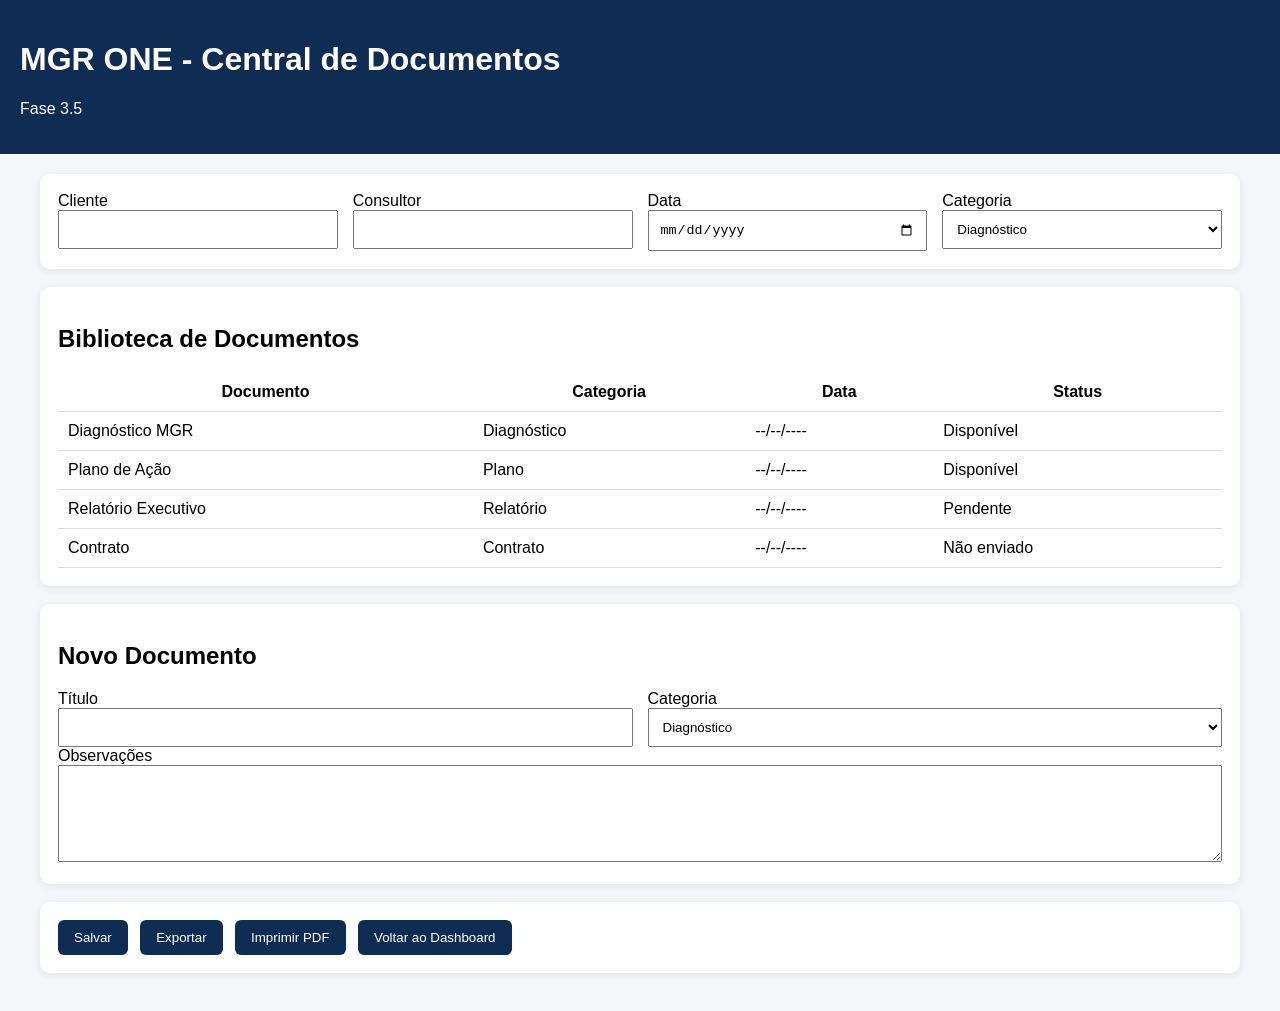
<file: documentos.html>
<!DOCTYPE html><html lang='pt-BR'><head><meta charset='UTF-8'><meta name='viewport' content='width=device-width,initial-scale=1'><title>MGR ONE - Documentos</title>
<style>
body{margin:0;font-family:Arial;background:#f4f6f9}
header{background:#0f2d52;color:#fff;padding:20px}
.c{max-width:1200px;margin:auto;padding:20px}
.card{background:#fff;padding:18px;border-radius:10px;margin-bottom:18px;box-shadow:0 2px 8px rgba(0,0,0,.08)}
.grid{display:grid;grid-template-columns:repeat(auto-fit,minmax(220px,1fr));gap:15px}
input,select,textarea{width:100%;padding:10px;box-sizing:border-box}
table{width:100%;border-collapse:collapse}
th,td{padding:10px;border-bottom:1px solid #ddd}
button{padding:10px 16px;background:#0f2d52;color:#fff;border:none;border-radius:6px;margin-right:8px}
</style></head><body>
<header><h1>MGR ONE - Central de Documentos</h1><p>Fase 3.5</p></header>
<div class='c'>
<div class='card'><div class='grid'>
<div><label>Cliente</label><input></div>
<div><label>Consultor</label><input></div>
<div><label>Data</label><input type='date'></div>
<div><label>Categoria</label><select><option>Diagnóstico</option><option>Plano de Ação</option><option>Relatório</option><option>Contrato</option><option>Outros</option></select></div>
</div></div>

<div class='card'>
<h2>Biblioteca de Documentos</h2>
<table>
<tr><th>Documento</th><th>Categoria</th><th>Data</th><th>Status</th></tr>
<tr><td>Diagnóstico MGR</td><td>Diagnóstico</td><td>--/--/----</td><td>Disponível</td></tr>
<tr><td>Plano de Ação</td><td>Plano</td><td>--/--/----</td><td>Disponível</td></tr>
<tr><td>Relatório Executivo</td><td>Relatório</td><td>--/--/----</td><td>Pendente</td></tr>
<tr><td>Contrato</td><td>Contrato</td><td>--/--/----</td><td>Não enviado</td></tr>
</table>
</div>

<div class='card'>
<h2>Novo Documento</h2>
<div class='grid'>
<div><label>Título</label><input></div>
<div><label>Categoria</label><select><option>Diagnóstico</option><option>Plano</option><option>Relatório</option><option>Contrato</option></select></div>
</div>
<label>Observações</label>
<textarea rows='5'></textarea>
</div>

<div class='card'>
<button>Salvar</button>
<button>Exportar</button>
<button>Imprimir PDF</button>
<button onclick='history.back()'>Voltar ao Dashboard</button>
</div>

</div></body></html>
</file>
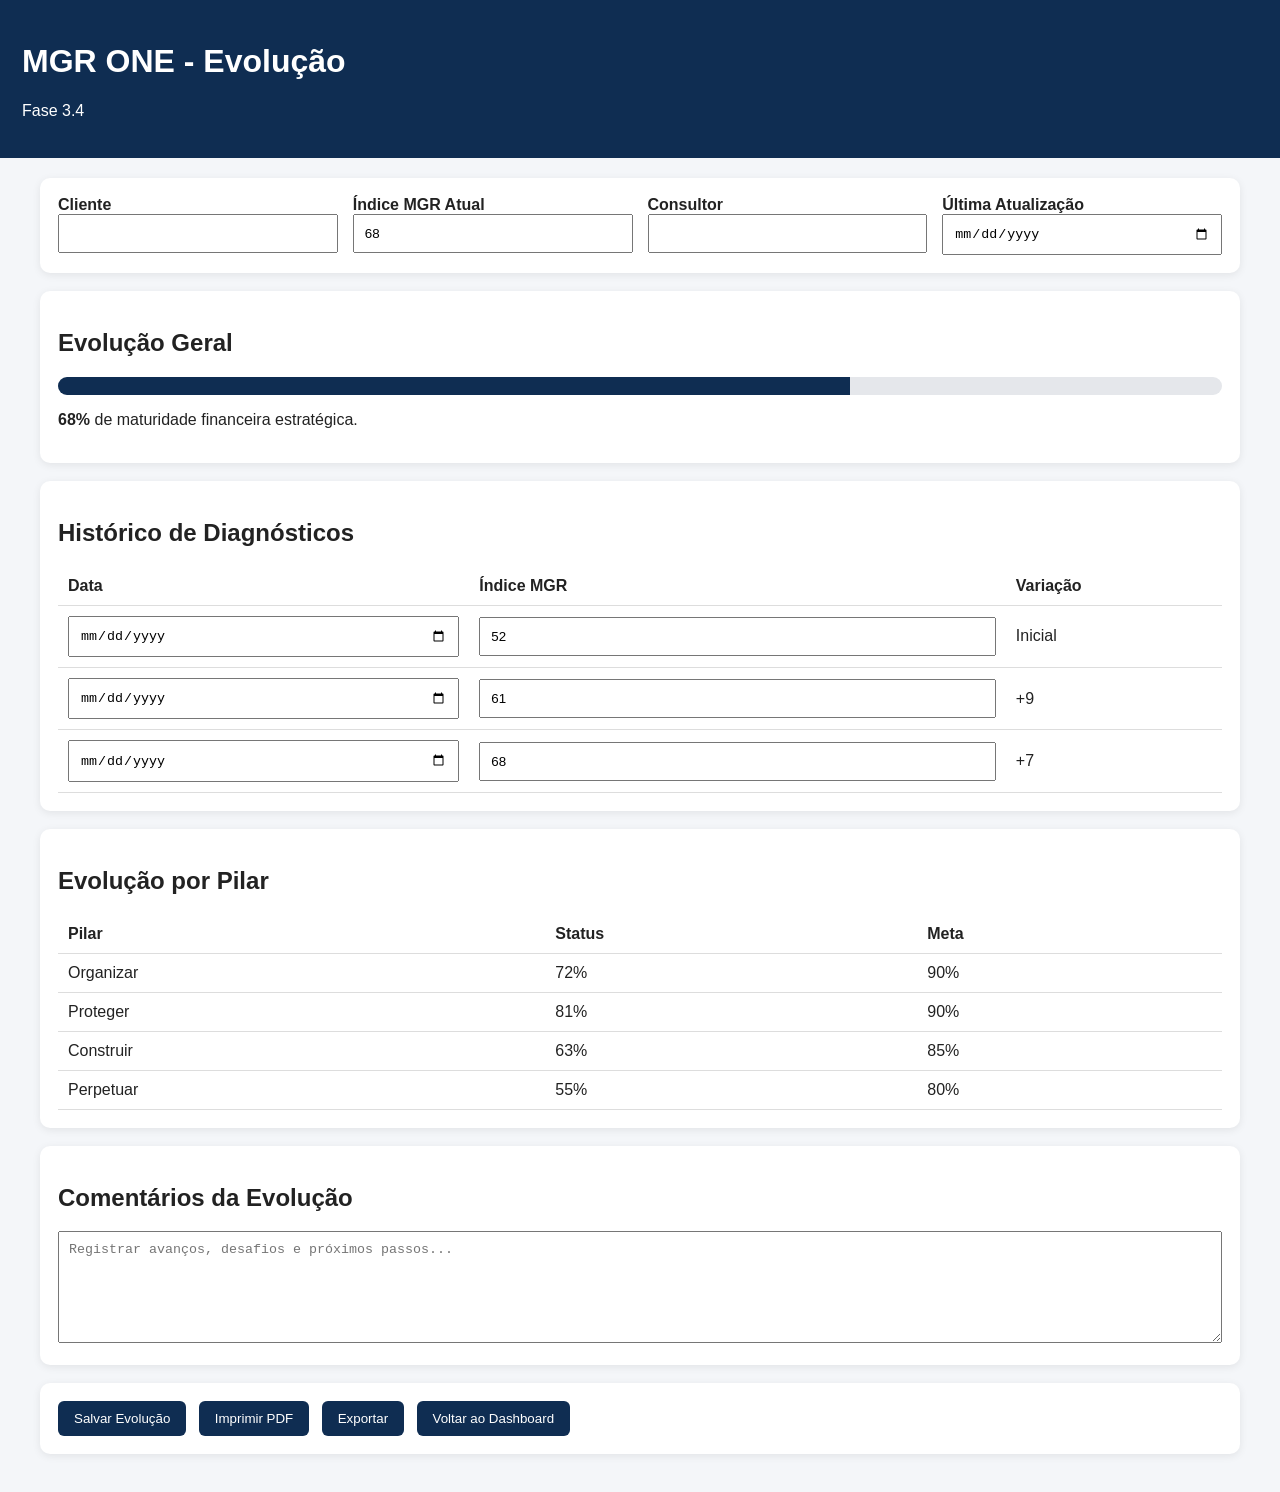
<file: evolucao.html>
<!DOCTYPE html>
<html lang="pt-BR">
<head>
<meta charset="UTF-8">
<meta name="viewport" content="width=device-width,initial-scale=1">
<title>MGR ONE - Evolução</title>
<style>
body{margin:0;font-family:Arial,sans-serif;background:#f4f6f9;color:#222}
header{background:#0f2d52;color:#fff;padding:22px}
.container{max-width:1200px;margin:auto;padding:20px}
.card{background:#fff;border-radius:10px;padding:18px;margin-bottom:18px;box-shadow:0 2px 8px rgba(0,0,0,.08)}
.grid{display:grid;grid-template-columns:repeat(auto-fit,minmax(220px,1fr));gap:15px}
table{width:100%;border-collapse:collapse}
th,td{padding:10px;border-bottom:1px solid #ddd;text-align:left}
.progress{height:18px;background:#e5e7eb;border-radius:9px;overflow:hidden}
.bar{height:100%;width:68%;background:#0f2d52}
textarea,input{width:100%;padding:10px;box-sizing:border-box}
button{padding:10px 16px;border:none;border-radius:6px;background:#0f2d52;color:#fff;margin-right:8px;cursor:pointer}
</style>
</head>
<body>
<header>
<h1>MGR ONE - Evolução</h1>
<p>Fase 3.4</p>
</header>

<div class="container">

<div class="card">
<div class="grid">
<div><strong>Cliente</strong><br><input></div>
<div><strong>Índice MGR Atual</strong><br><input value="68"></div>
<div><strong>Consultor</strong><br><input></div>
<div><strong>Última Atualização</strong><br><input type="date"></div>
</div>
</div>

<div class="card">
<h2>Evolução Geral</h2>
<div class="progress"><div class="bar"></div></div>
<p><strong>68%</strong> de maturidade financeira estratégica.</p>
</div>

<div class="card">
<h2>Histórico de Diagnósticos</h2>
<table>
<tr><th>Data</th><th>Índice MGR</th><th>Variação</th></tr>
<tr><td><input type="date"></td><td><input value="52"></td><td>Inicial</td></tr>
<tr><td><input type="date"></td><td><input value="61"></td><td>+9</td></tr>
<tr><td><input type="date"></td><td><input value="68"></td><td>+7</td></tr>
</table>
</div>

<div class="card">
<h2>Evolução por Pilar</h2>
<table>
<tr><th>Pilar</th><th>Status</th><th>Meta</th></tr>
<tr><td>Organizar</td><td>72%</td><td>90%</td></tr>
<tr><td>Proteger</td><td>81%</td><td>90%</td></tr>
<tr><td>Construir</td><td>63%</td><td>85%</td></tr>
<tr><td>Perpetuar</td><td>55%</td><td>80%</td></tr>
</table>
</div>

<div class="card">
<h2>Comentários da Evolução</h2>
<textarea rows="6" placeholder="Registrar avanços, desafios e próximos passos..."></textarea>
</div>

<div class="card">
<button>Salvar Evolução</button>
<button>Imprimir PDF</button>
<button>Exportar</button>
<button onclick="history.back()">Voltar ao Dashboard</button>
</div>

</div>
</body>
</html>
</file>
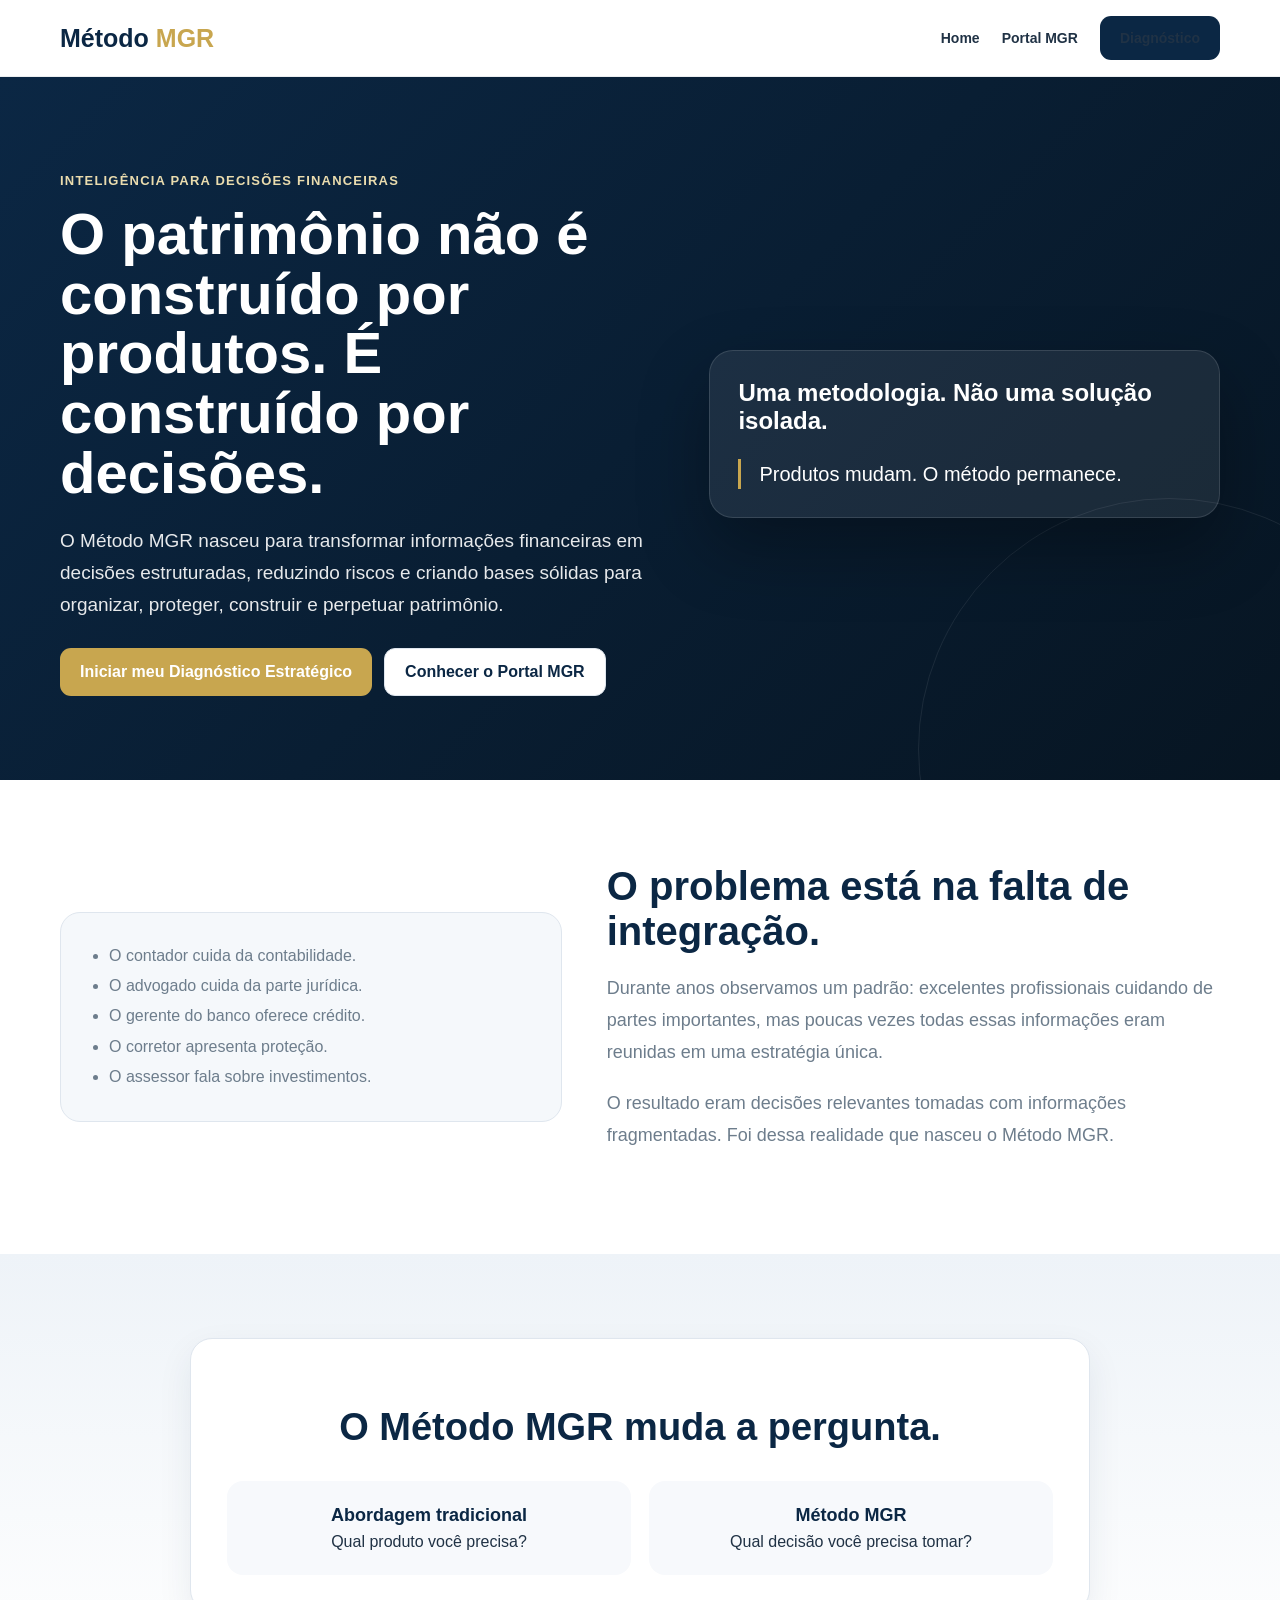
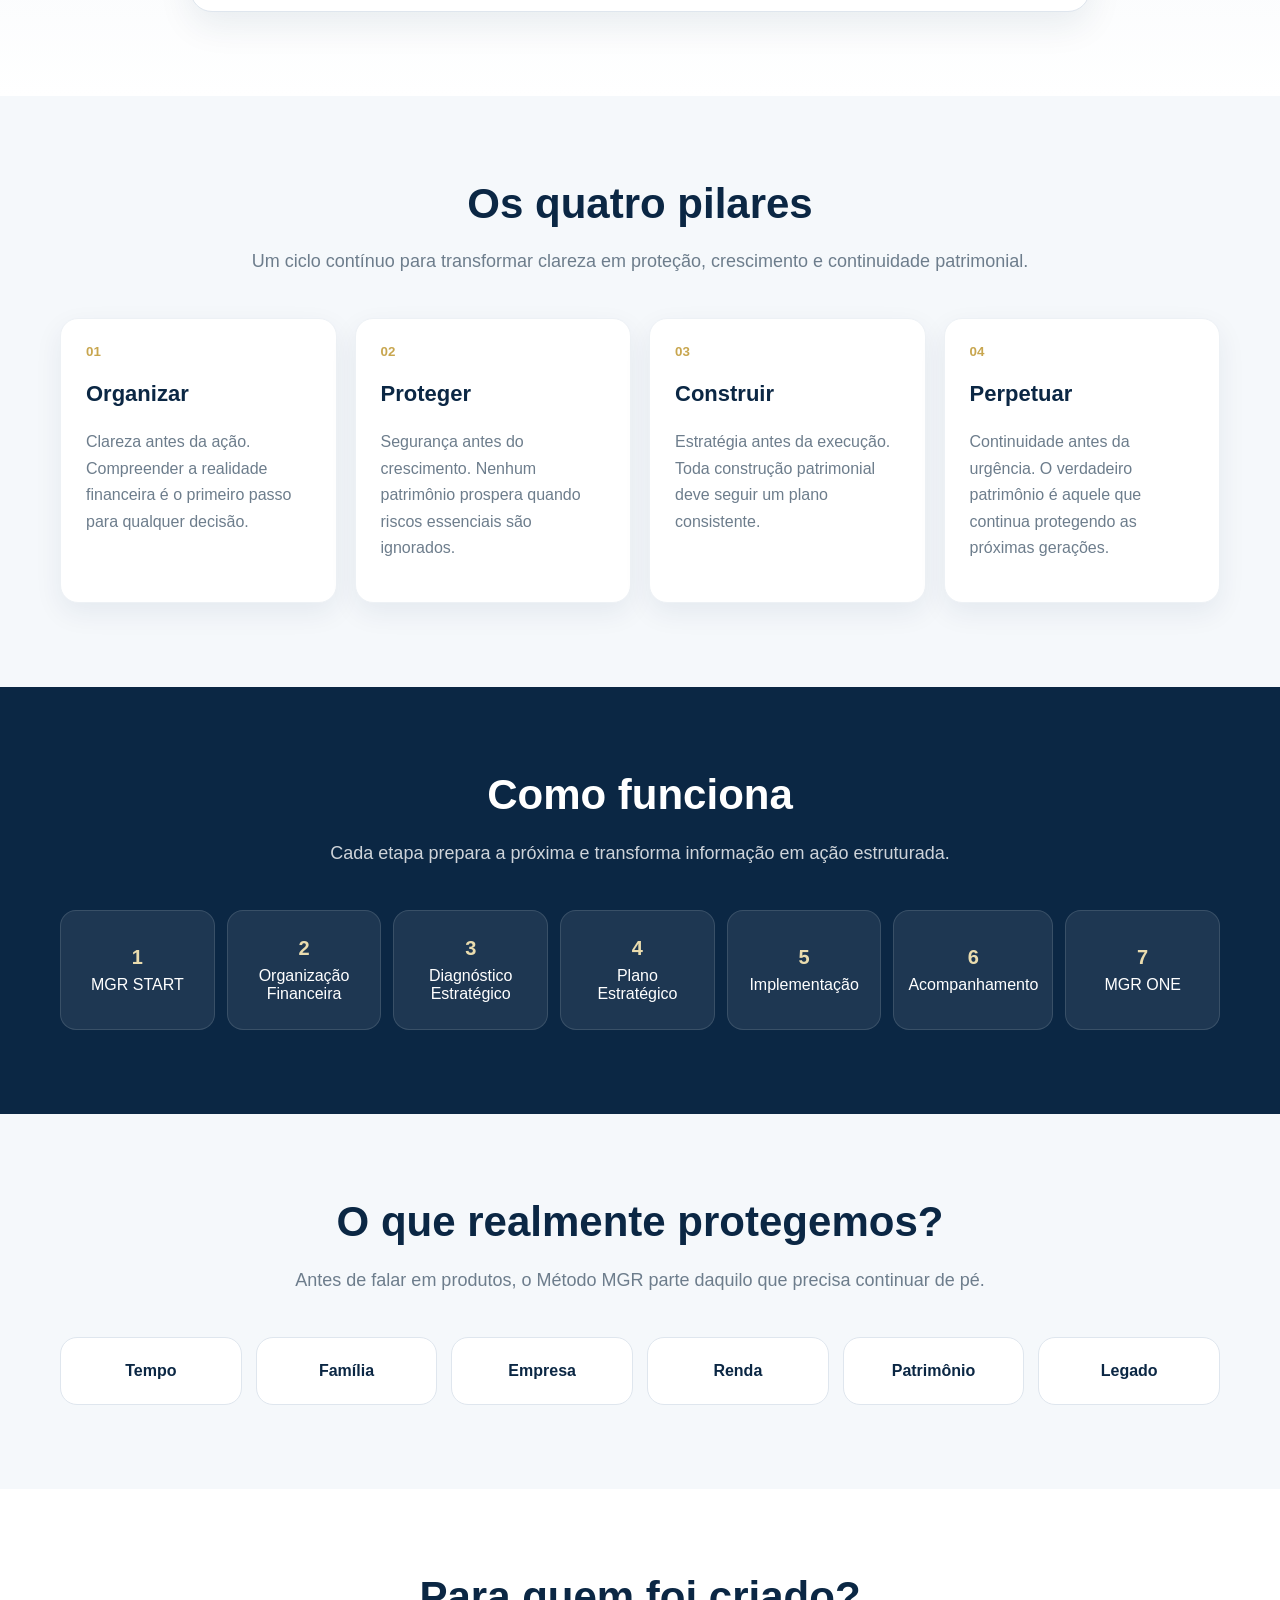
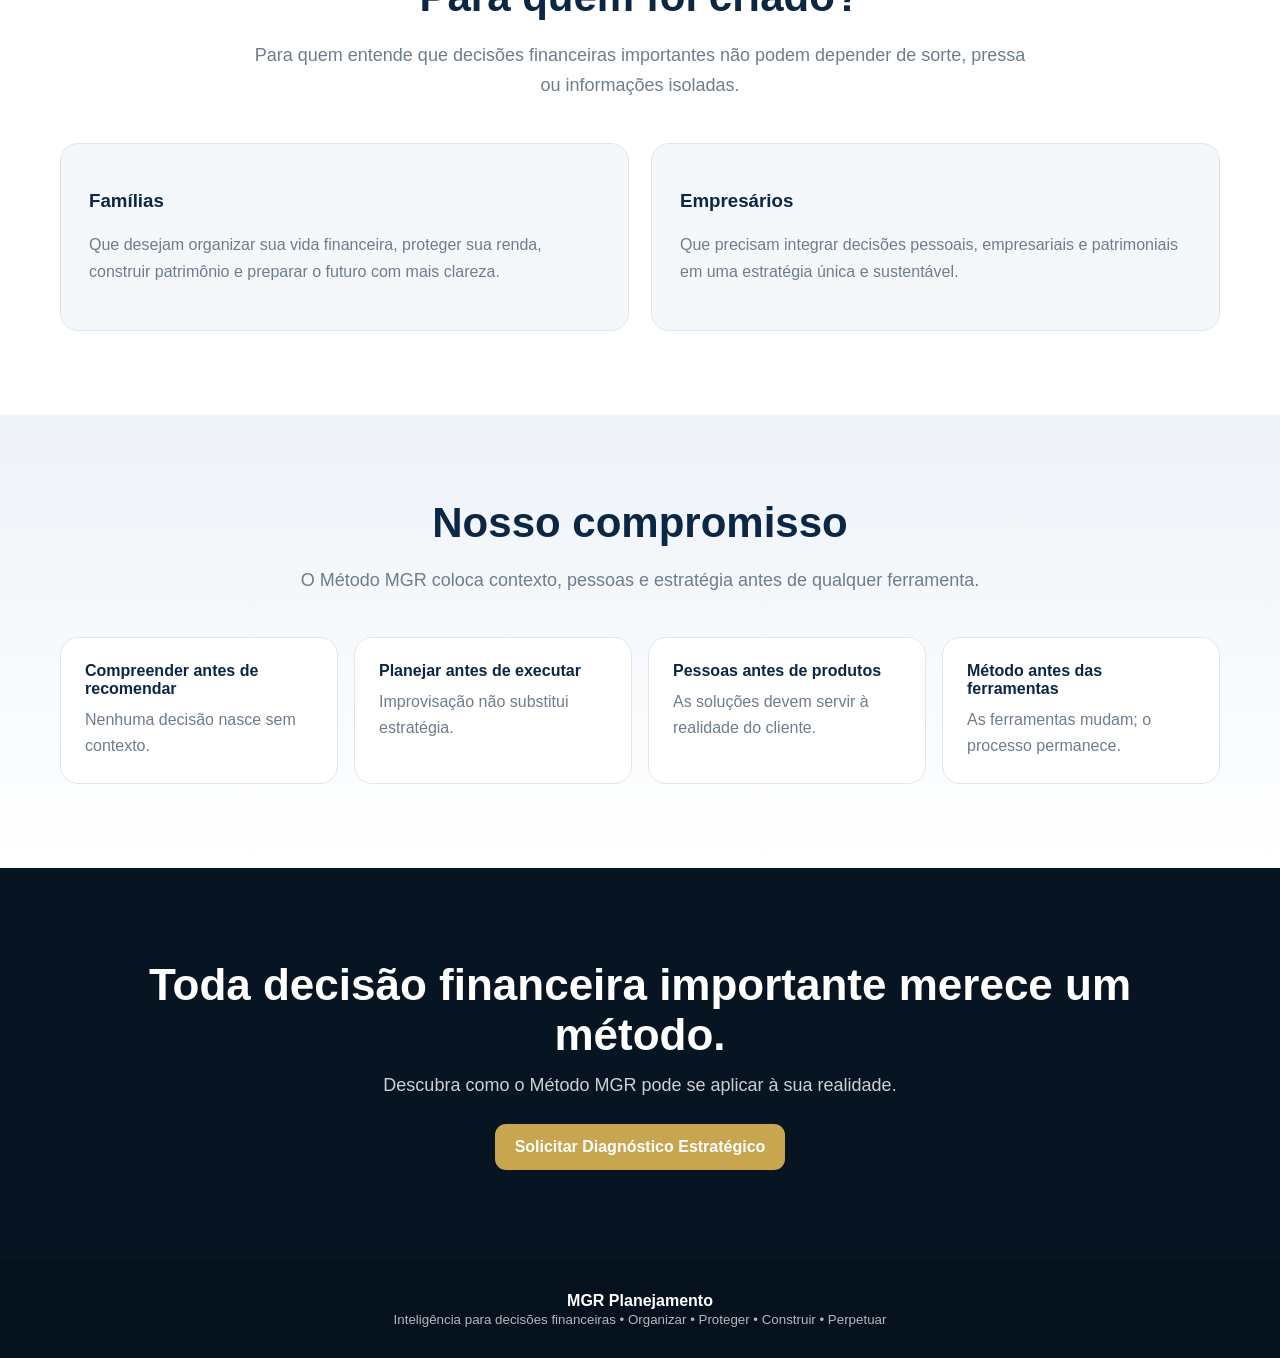
<file: metodo.html>
<!DOCTYPE html>
<html lang="pt-BR">
<head>
<meta charset="UTF-8">
<meta name="viewport" content="width=device-width,initial-scale=1">
<title>Método MGR | Inteligência para decisões financeiras</title>
<meta name="description" content="Conheça o Método MGR: uma metodologia para organizar, proteger, construir e perpetuar patrimônio por meio de decisões financeiras estruturadas.">
<style>
:root{--navy:#0b2744;--navy2:#12395f;--gold:#c8a64f;--gold-soft:#eadcae;--bg:#f5f8fb;--white:#fff;--text:#203245;--muted:#6d7d8c;--line:#dfe6ee;--dark:#071522}
*{box-sizing:border-box}html{scroll-behavior:smooth}body{margin:0;font-family:Segoe UI,Arial,sans-serif;background:var(--bg);color:var(--text)}a{text-decoration:none}.container{width:min(1160px,92%);margin:auto}
.header{position:sticky;top:0;z-index:30;background:rgba(255,255,255,.96);border-bottom:1px solid rgba(11,39,68,.08);backdrop-filter:blur(12px)}.nav{display:flex;justify-content:space-between;align-items:center;padding:16px 0}.logo{font-size:25px;font-weight:800;color:var(--navy)}.logo span{color:var(--gold)}.menu{display:flex;gap:22px;align-items:center}.menu a{color:var(--text);font-size:14px;font-weight:650}
.btn{display:inline-flex;align-items:center;justify-content:center;border:0;border-radius:11px;padding:14px 20px;font-weight:750;cursor:pointer;transition:.25s ease}.btn:hover{transform:translateY(-2px)}.btn-gold{background:var(--gold);color:#fff}.btn-dark{background:var(--navy);color:#fff}.btn-light{background:#fff;color:var(--navy);border:1px solid var(--line)}
.hero{position:relative;overflow:hidden;background:linear-gradient(135deg,var(--navy),var(--dark));color:#fff;padding:96px 0 84px}.hero::after{content:"";position:absolute;width:500px;height:500px;border-radius:50%;border:1px solid rgba(255,255,255,.08);right:-140px;bottom:-220px}.hero-grid{display:grid;grid-template-columns:1.08fr .92fr;gap:50px;align-items:center;position:relative;z-index:2}.eyebrow{color:var(--gold-soft);font-size:13px;font-weight:800;letter-spacing:1.2px;text-transform:uppercase}h1{font-size:58px;line-height:1.03;margin:16px 0 22px}.hero p{font-size:19px;line-height:1.7;opacity:.9}.hero-actions{display:flex;gap:12px;flex-wrap:wrap;margin-top:26px}.hero-panel{background:rgba(255,255,255,.08);border:1px solid rgba(255,255,255,.12);border-radius:24px;padding:28px;box-shadow:0 30px 70px rgba(0,0,0,.3)}.hero-panel h3{margin-top:0;font-size:24px}.hero-panel blockquote{margin:18px 0 0;padding-left:18px;border-left:3px solid var(--gold);font-size:20px;line-height:1.5}
.section{padding:84px 0}.section-head{max-width:790px;margin:0 auto 42px;text-align:center}.section-head h2{font-size:42px;line-height:1.15;margin:0 0 14px;color:var(--navy)}.section-head p{font-size:18px;line-height:1.7;color:var(--muted)}
.problem{background:#fff}.problem-grid{display:grid;grid-template-columns:.9fr 1.1fr;gap:45px;align-items:center}.problem-card{background:var(--bg);border:1px solid var(--line);border-radius:20px;padding:28px}.problem-card ul{margin:0;padding-left:20px;color:var(--muted);line-height:1.9}.problem-copy h2{font-size:40px;color:var(--navy);margin:0 0 16px}.problem-copy p{font-size:18px;line-height:1.8;color:var(--muted)}
.diff{background:linear-gradient(180deg,#eef3f8,#fff)}.diff-box{max-width:900px;margin:auto;background:#fff;border:1px solid var(--line);border-radius:22px;padding:36px;box-shadow:0 14px 35px rgba(16,47,82,.08);text-align:center}.diff-box h2{font-size:38px;color:var(--navy)}.diff-question{display:grid;grid-template-columns:1fr 1fr;gap:18px;margin-top:28px}.diff-question div{padding:24px;border-radius:16px;background:#f7f9fc}.diff-question strong{display:block;color:var(--navy);font-size:18px;margin-bottom:7px}
.pillars{display:grid;grid-template-columns:repeat(4,1fr);gap:18px}.pillar{background:#fff;border:1px solid #edf1f5;border-radius:18px;padding:25px;box-shadow:0 10px 28px rgba(16,47,82,.07)}.pillar small{display:block;color:var(--gold);font-weight:800;margin-bottom:10px}.pillar h3{color:var(--navy);font-size:22px}.pillar p{color:var(--muted);line-height:1.65}
.timeline{background:var(--navy);color:#fff}.timeline .section-head h2,.timeline .section-head p{color:#fff}.timeline .section-head p{opacity:.8}.steps{display:grid;grid-template-columns:repeat(7,1fr);gap:12px}.step{background:rgba(255,255,255,.08);border:1px solid rgba(255,255,255,.12);border-radius:16px;padding:20px 14px;text-align:center;min-height:120px;display:flex;flex-direction:column;justify-content:center}.step strong{color:var(--gold-soft);font-size:20px;margin-bottom:7px}
.protect-grid{display:grid;grid-template-columns:repeat(6,1fr);gap:14px}.protect-item{background:#fff;border:1px solid var(--line);border-radius:17px;padding:24px 14px;text-align:center;font-weight:750;color:var(--navy)}
.audience{background:#fff}.audience-grid{display:grid;grid-template-columns:1fr 1fr;gap:22px}.audience-card{background:var(--bg);border:1px solid var(--line);border-radius:18px;padding:28px}.audience-card h3{color:var(--navy)}.audience-card p{color:var(--muted);line-height:1.7}
.commitment{background:linear-gradient(180deg,#eef3f8,#fff)}.commit-grid{display:grid;grid-template-columns:repeat(4,1fr);gap:16px}.commit-card{background:#fff;border-radius:18px;padding:24px;border:1px solid var(--line)}.commit-card strong{display:block;color:var(--navy);margin-bottom:9px}.commit-card span{color:var(--muted);line-height:1.6}
.final-cta{padding:92px 0;background:var(--dark);color:#fff;text-align:center}.final-cta h2{font-size:44px;margin:0 0 15px}.final-cta p{font-size:18px;opacity:.8;margin:0 0 28px}footer{background:#05111d;color:#fff;padding:30px 0;text-align:center}footer small{opacity:.7}
.reveal{opacity:0;transform:translateY(18px);transition:.65s ease}.reveal.visible{opacity:1;transform:none}
@media(max-width:980px){.hero-grid,.problem-grid{grid-template-columns:1fr}.pillars{grid-template-columns:1fr 1fr}.steps{grid-template-columns:repeat(3,1fr)}.protect-grid{grid-template-columns:repeat(3,1fr)}.commit-grid{grid-template-columns:1fr 1fr}h1{font-size:46px}}
@media(max-width:680px){.menu a:not(.btn){display:none}h1{font-size:37px}.section-head h2,.problem-copy h2,.diff-box h2,.final-cta h2{font-size:32px}.pillars,.steps,.protect-grid,.audience-grid,.commit-grid,.diff-question{grid-template-columns:1fr}.hero{padding-top:70px}}
</style>
</head>
<body>
<header class="header"><div class="container nav"><div class="logo">Método <span>MGR</span></div><nav class="menu"><a href="index.html">Home</a><a href="portal.html">Portal MGR</a><a href="agendar.html" class="btn btn-dark">Diagnóstico</a></nav></div></header>
<section class="hero"><div class="container hero-grid"><div><div class="eyebrow">Inteligência para decisões financeiras</div><h1>O patrimônio não é construído por produtos. É construído por decisões.</h1><p>O Método MGR nasceu para transformar informações financeiras em decisões estruturadas, reduzindo riscos e criando bases sólidas para organizar, proteger, construir e perpetuar patrimônio.</p><div class="hero-actions"><a href="agendar.html" class="btn btn-gold">Iniciar meu Diagnóstico Estratégico</a><a href="portal.html" class="btn btn-light">Conhecer o Portal MGR</a></div></div><div class="hero-panel"><h3>Uma metodologia. Não uma solução isolada.</h3><blockquote>Produtos mudam. O método permanece.</blockquote></div></div></section>
<section class="section problem reveal"><div class="container problem-grid"><div class="problem-card"><ul><li>O contador cuida da contabilidade.</li><li>O advogado cuida da parte jurídica.</li><li>O gerente do banco oferece crédito.</li><li>O corretor apresenta proteção.</li><li>O assessor fala sobre investimentos.</li></ul></div><div class="problem-copy"><h2>O problema está na falta de integração.</h2><p>Durante anos observamos um padrão: excelentes profissionais cuidando de partes importantes, mas poucas vezes todas essas informações eram reunidas em uma estratégia única.</p><p>O resultado eram decisões relevantes tomadas com informações fragmentadas. Foi dessa realidade que nasceu o Método MGR.</p></div></div></section>
<section class="section diff reveal"><div class="container"><div class="diff-box"><h2>O Método MGR muda a pergunta.</h2><div class="diff-question"><div><strong>Abordagem tradicional</strong><span>Qual produto você precisa?</span></div><div><strong>Método MGR</strong><span>Qual decisão você precisa tomar?</span></div></div></div></div></section>
<section class="section reveal"><div class="container"><div class="section-head"><h2>Os quatro pilares</h2><p>Um ciclo contínuo para transformar clareza em proteção, crescimento e continuidade patrimonial.</p></div><div class="pillars"><div class="pillar"><small>01</small><h3>Organizar</h3><p>Clareza antes da ação. Compreender a realidade financeira é o primeiro passo para qualquer decisão.</p></div><div class="pillar"><small>02</small><h3>Proteger</h3><p>Segurança antes do crescimento. Nenhum patrimônio prospera quando riscos essenciais são ignorados.</p></div><div class="pillar"><small>03</small><h3>Construir</h3><p>Estratégia antes da execução. Toda construção patrimonial deve seguir um plano consistente.</p></div><div class="pillar"><small>04</small><h3>Perpetuar</h3><p>Continuidade antes da urgência. O verdadeiro patrimônio é aquele que continua protegendo as próximas gerações.</p></div></div></div></section>
<section class="section timeline reveal"><div class="container"><div class="section-head"><h2>Como funciona</h2><p>Cada etapa prepara a próxima e transforma informação em ação estruturada.</p></div><div class="steps"><div class="step"><strong>1</strong>MGR START</div><div class="step"><strong>2</strong>Organização Financeira</div><div class="step"><strong>3</strong>Diagnóstico Estratégico</div><div class="step"><strong>4</strong>Plano Estratégico</div><div class="step"><strong>5</strong>Implementação</div><div class="step"><strong>6</strong>Acompanhamento</div><div class="step"><strong>7</strong>MGR ONE</div></div></div></section>
<section class="section reveal"><div class="container"><div class="section-head"><h2>O que realmente protegemos?</h2><p>Antes de falar em produtos, o Método MGR parte daquilo que precisa continuar de pé.</p></div><div class="protect-grid"><div class="protect-item">Tempo</div><div class="protect-item">Família</div><div class="protect-item">Empresa</div><div class="protect-item">Renda</div><div class="protect-item">Patrimônio</div><div class="protect-item">Legado</div></div></div></section>
<section class="section audience reveal"><div class="container"><div class="section-head"><h2>Para quem foi criado?</h2><p>Para quem entende que decisões financeiras importantes não podem depender de sorte, pressa ou informações isoladas.</p></div><div class="audience-grid"><div class="audience-card"><h3>Famílias</h3><p>Que desejam organizar sua vida financeira, proteger sua renda, construir patrimônio e preparar o futuro com mais clareza.</p></div><div class="audience-card"><h3>Empresários</h3><p>Que precisam integrar decisões pessoais, empresariais e patrimoniais em uma estratégia única e sustentável.</p></div></div></div></section>
<section class="section commitment reveal"><div class="container"><div class="section-head"><h2>Nosso compromisso</h2><p>O Método MGR coloca contexto, pessoas e estratégia antes de qualquer ferramenta.</p></div><div class="commit-grid"><div class="commit-card"><strong>Compreender antes de recomendar</strong><span>Nenhuma decisão nasce sem contexto.</span></div><div class="commit-card"><strong>Planejar antes de executar</strong><span>Improvisação não substitui estratégia.</span></div><div class="commit-card"><strong>Pessoas antes de produtos</strong><span>As soluções devem servir à realidade do cliente.</span></div><div class="commit-card"><strong>Método antes das ferramentas</strong><span>As ferramentas mudam; o processo permanece.</span></div></div></div></section>
<section class="final-cta reveal"><div class="container"><h2>Toda decisão financeira importante merece um método.</h2><p>Descubra como o Método MGR pode se aplicar à sua realidade.</p><a href="agendar.html" class="btn btn-gold">Solicitar Diagnóstico Estratégico</a></div></section>
<footer><div class="container"><strong>MGR Planejamento</strong><br><small>Inteligência para decisões financeiras • Organizar • Proteger • Construir • Perpetuar</small></div></footer>
<script>const observer=new IntersectionObserver(entries=>{entries.forEach(entry=>{if(entry.isIntersecting)entry.target.classList.add('visible')})},{threshold:.12});document.querySelectorAll('.reveal').forEach(el=>observer.observe(el));</script>
</body>
</html>
</file>
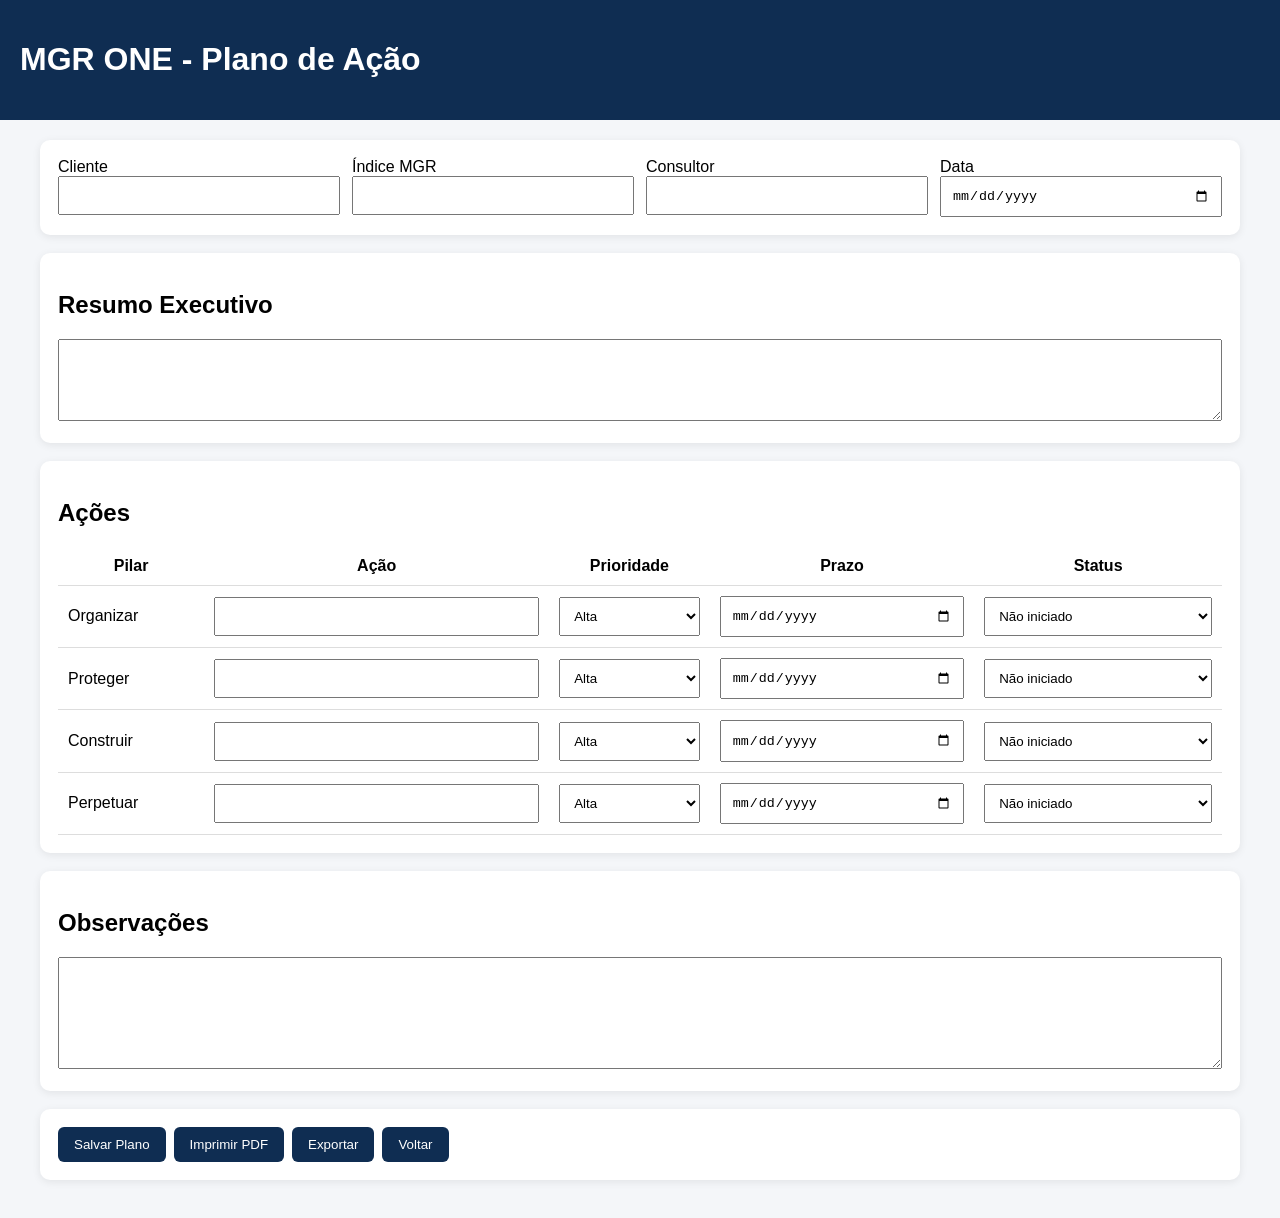
<file: plano-acao.html>
<!DOCTYPE html><html lang="pt-BR"><head><meta charset="UTF-8"><meta name="viewport" content="width=device-width,initial-scale=1"><title>Plano de Ação</title><style>body{font-family:Arial;margin:0;background:#f4f6f9}header{background:#0f2d52;color:#fff;padding:20px}.c{max-width:1200px;margin:auto;padding:20px}.card{background:#fff;padding:18px;border-radius:10px;margin-bottom:18px;box-shadow:0 2px 8px rgba(0,0,0,.08)}.g{display:grid;grid-template-columns:repeat(auto-fit,minmax(220px,1fr));gap:12px}input,textarea,select{width:100%;padding:10px;box-sizing:border-box}table{width:100%;border-collapse:collapse}th,td{border-bottom:1px solid #ddd;padding:10px}button{padding:10px 16px;margin-right:8px;background:#0f2d52;color:#fff;border:none;border-radius:6px}</style></head><body><header><h1>MGR ONE - Plano de Ação</h1></header><div class="c"><div class="card"><div class="g"><div><label>Cliente</label><input></div><div><label>Índice MGR</label><input></div><div><label>Consultor</label><input></div><div><label>Data</label><input type="date"></div></div></div><div class="card"><h2>Resumo Executivo</h2><textarea rows="4"></textarea></div><div class="card"><h2>Ações</h2><table><tr><th>Pilar</th><th>Ação</th><th>Prioridade</th><th>Prazo</th><th>Status</th></tr><tr><td>Organizar</td><td><input></td><td><select><option>Alta</option><option>Média</option><option>Baixa</option></select></td><td><input type="date"></td><td><select><option>Não iniciado</option><option>Em andamento</option><option>Concluído</option></select></td></tr><tr><td>Proteger</td><td><input></td><td><select><option>Alta</option><option>Média</option><option>Baixa</option></select></td><td><input type="date"></td><td><select><option>Não iniciado</option><option>Em andamento</option><option>Concluído</option></select></td></tr><tr><td>Construir</td><td><input></td><td><select><option>Alta</option><option>Média</option><option>Baixa</option></select></td><td><input type="date"></td><td><select><option>Não iniciado</option><option>Em andamento</option><option>Concluído</option></select></td></tr><tr><td>Perpetuar</td><td><input></td><td><select><option>Alta</option><option>Média</option><option>Baixa</option></select></td><td><input type="date"></td><td><select><option>Não iniciado</option><option>Em andamento</option><option>Concluído</option></select></td></tr></table></div><div class="card"><h2>Observações</h2><textarea rows="6"></textarea></div><div class="card"><button>Salvar Plano</button><button>Imprimir PDF</button><button>Exportar</button><button onclick="history.back()">Voltar</button></div></div></body></html>
</file>
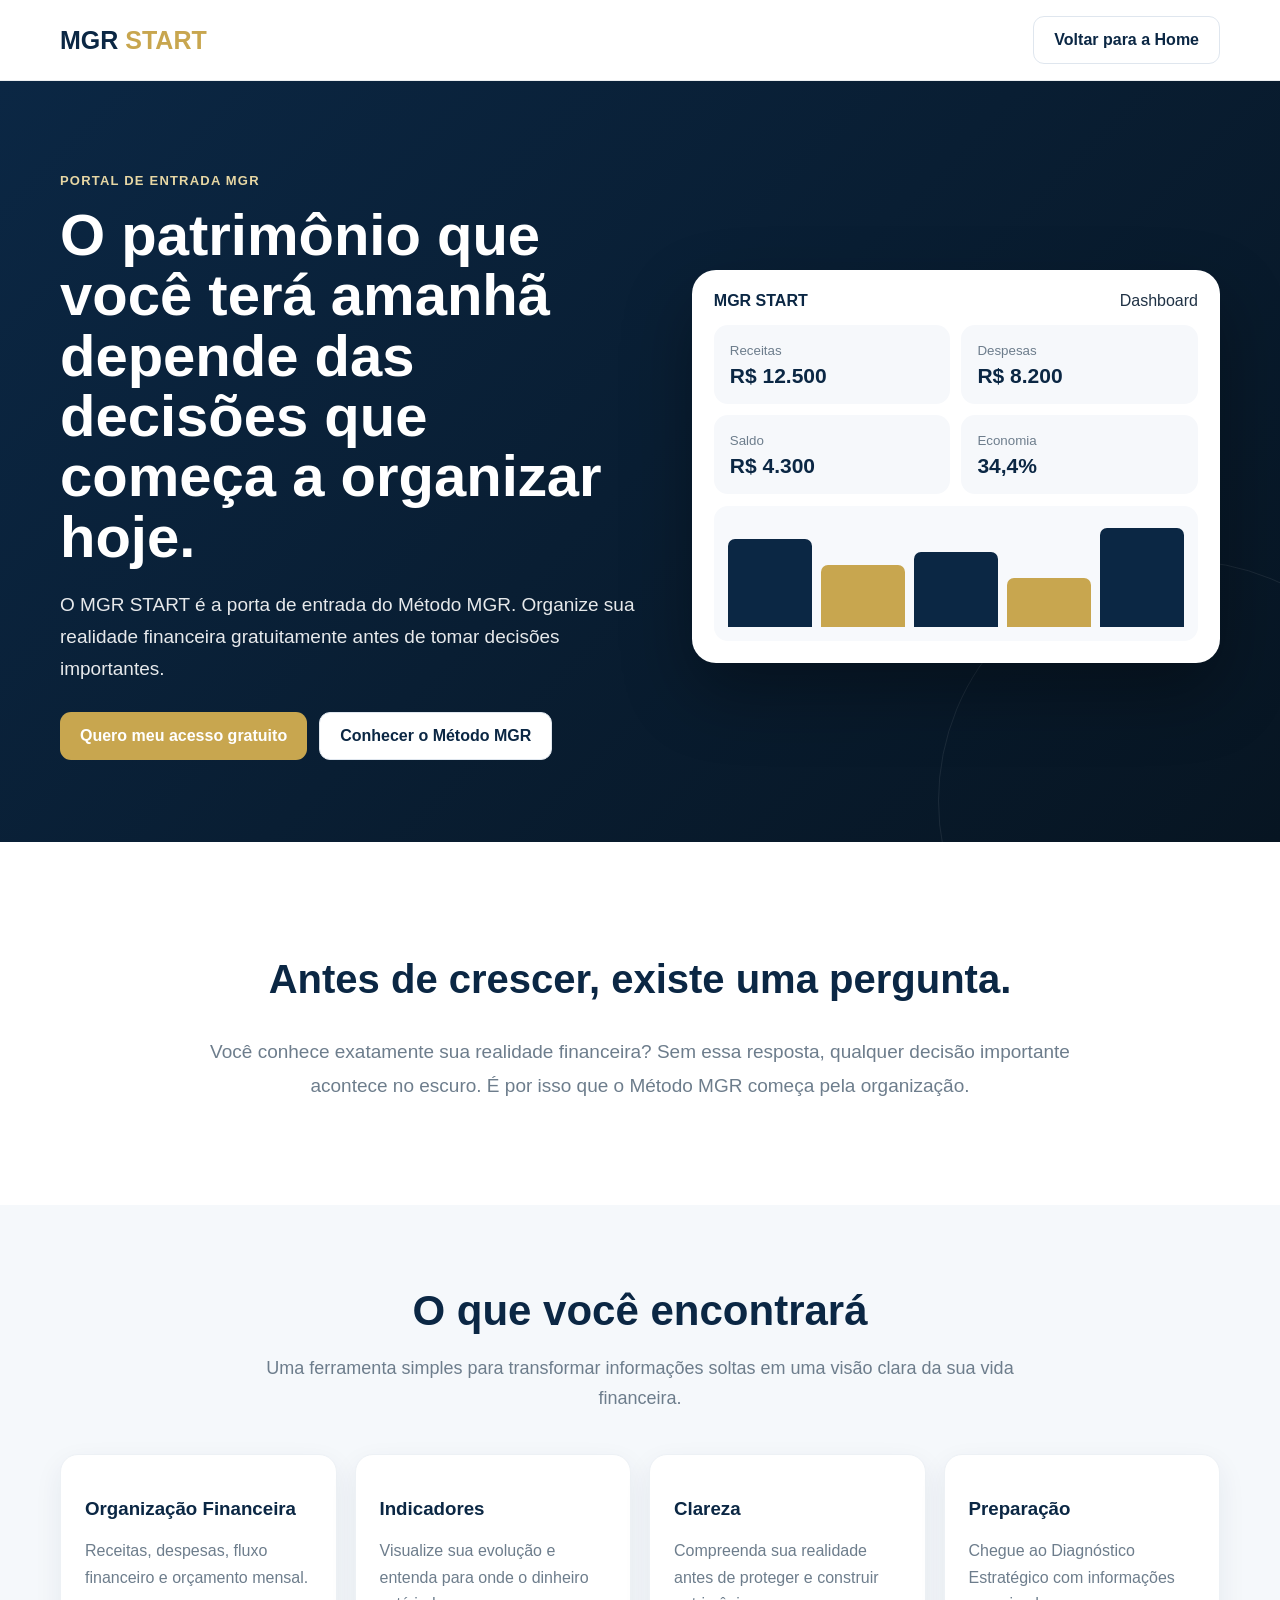
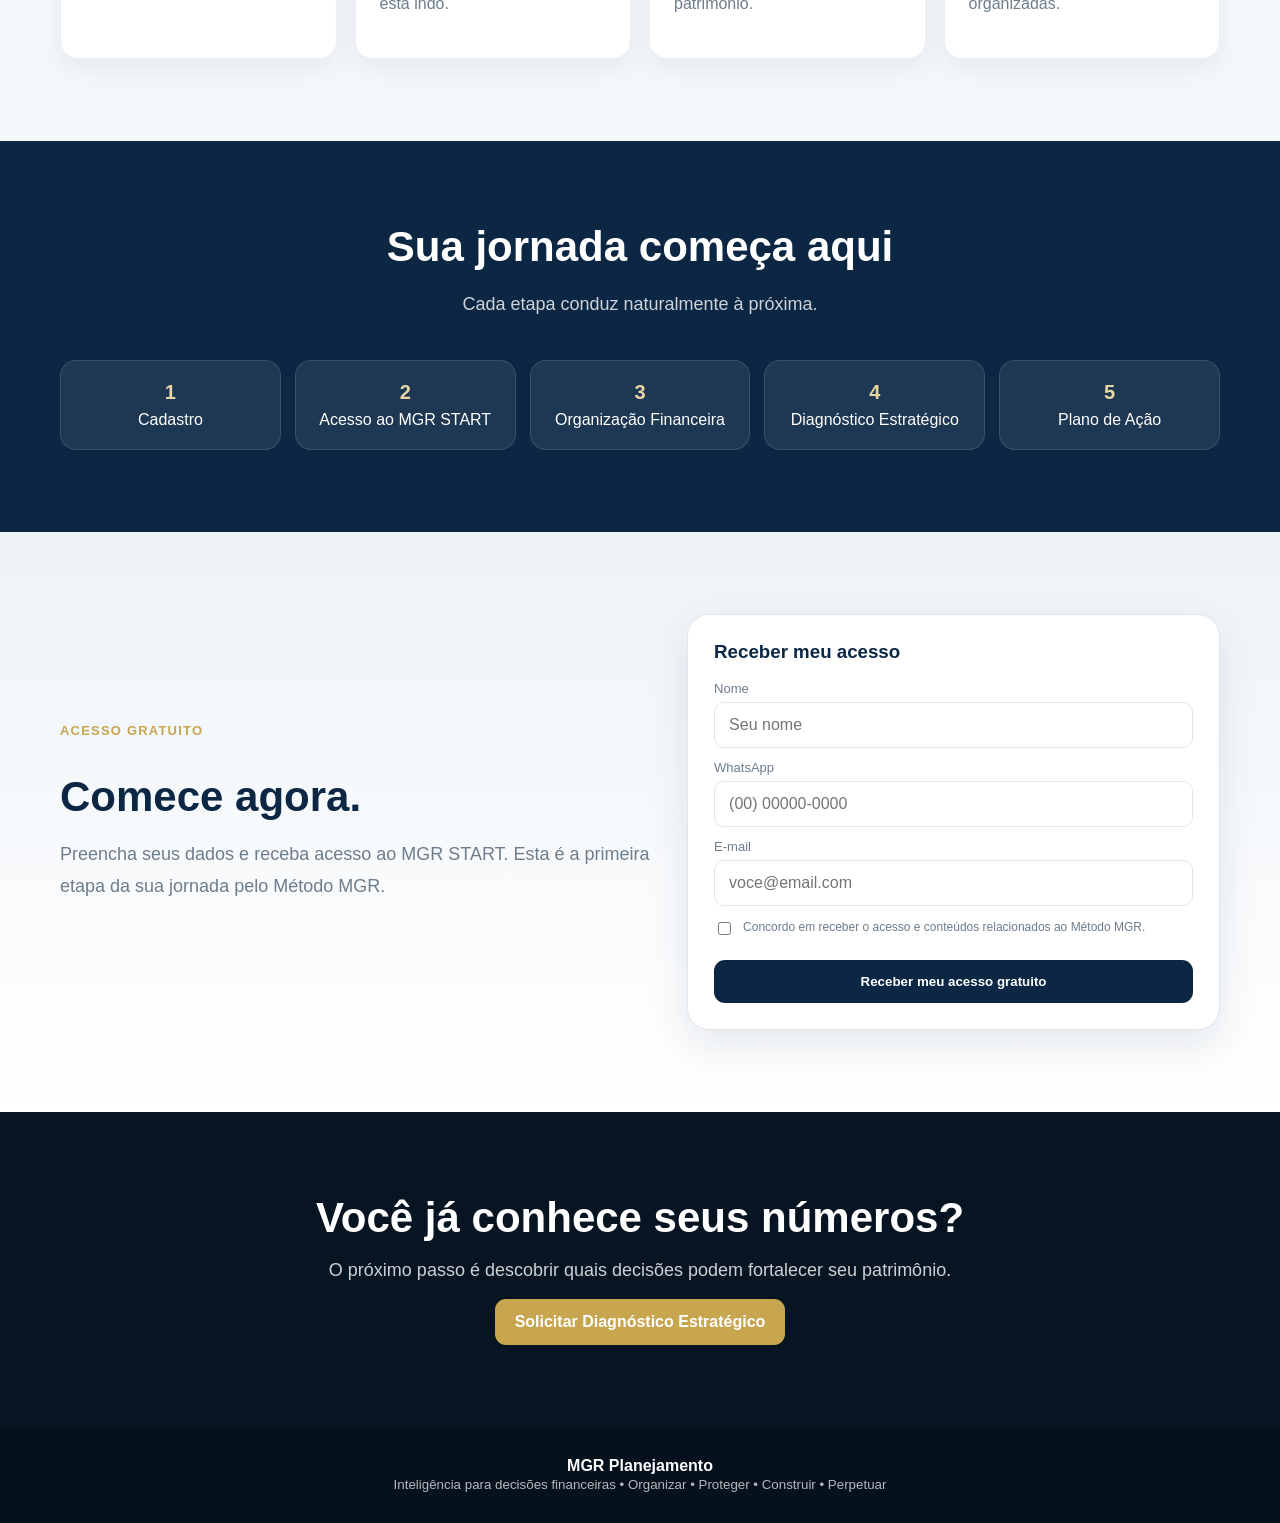
<file: portal.html>
<!DOCTYPE html>
<html lang="pt-BR">
<head>
<meta charset="UTF-8">
<meta name="viewport" content="width=device-width,initial-scale=1">
<title>Portal de Entrada MGR | MGR START</title>
<meta name="description" content="Comece gratuitamente pelo MGR START e organize sua realidade financeira antes de tomar decisões importantes.">
<style>
:root{
  --navy:#0b2744;
  --navy2:#12395f;
  --gold:#c8a64f;
  --gold2:#e7d7a4;
  --bg:#f5f8fb;
  --white:#fff;
  --text:#203245;
  --muted:#6d7d8c;
  --line:#dfe6ee;
  --green:#1f7a5b;
  --dark:#071522;
}
*{box-sizing:border-box}
html{scroll-behavior:smooth}
body{margin:0;font-family:Segoe UI,Arial,sans-serif;background:var(--bg);color:var(--text)}
a{text-decoration:none}
.container{width:min(1160px,92%);margin:auto}
.header{position:sticky;top:0;z-index:30;background:rgba(255,255,255,.96);border-bottom:1px solid rgba(11,39,68,.08);backdrop-filter:blur(12px)}
.nav{display:flex;justify-content:space-between;align-items:center;padding:16px 0}
.logo{font-size:25px;font-weight:800;color:var(--navy)}
.logo span{color:var(--gold)}
.btn{display:inline-flex;align-items:center;justify-content:center;border:0;border-radius:11px;padding:14px 20px;font-weight:750;cursor:pointer;transition:.25s ease}
.btn:hover{transform:translateY(-2px)}
.btn-gold{background:var(--gold);color:#fff}
.btn-dark{background:var(--navy);color:#fff}
.btn-light{background:#fff;color:var(--navy);border:1px solid var(--line)}
.hero{position:relative;overflow:hidden;background:linear-gradient(135deg,var(--navy),var(--dark));color:#fff;padding:92px 0 82px}
.hero::after{content:"";position:absolute;width:480px;height:480px;border-radius:50%;border:1px solid rgba(255,255,255,.08);right:-140px;bottom:-200px}
.hero-grid{display:grid;grid-template-columns:1.05fr .95fr;gap:48px;align-items:center;position:relative;z-index:2}
.eyebrow{color:var(--gold2);font-size:13px;font-weight:800;letter-spacing:1.2px;text-transform:uppercase}
h1{font-size:58px;line-height:1.04;margin:17px 0 22px}
.hero p{font-size:19px;line-height:1.7;opacity:.9}
.hero-actions{display:flex;gap:12px;flex-wrap:wrap;margin-top:26px}
.mockup{background:#fff;color:var(--text);border-radius:24px;padding:22px;box-shadow:0 30px 70px rgba(0,0,0,.32)}
.mock-top{display:flex;justify-content:space-between;align-items:center;margin-bottom:15px}
.mock-top strong{color:var(--navy)}
.mock-grid{display:grid;grid-template-columns:1fr 1fr;gap:11px}
.mock-card{background:#f6f8fb;border-radius:14px;padding:16px}
.mock-card small{color:var(--muted)}
.mock-card b{display:block;font-size:21px;color:var(--navy);margin-top:5px}
.mock-chart{height:135px;margin-top:12px;background:#f7f9fc;border-radius:14px;padding:14px;display:flex;gap:9px;align-items:end}
.bar{flex:1;background:var(--navy);border-radius:7px 7px 0 0}
.bar.gold{background:var(--gold)}
.section{padding:82px 0}
.section-head{max-width:780px;margin:0 auto 40px;text-align:center}
.section-head h2{font-size:42px;line-height:1.15;margin:0 0 14px;color:var(--navy)}
.section-head p{font-size:18px;line-height:1.7;color:var(--muted)}
.problem{background:#fff}
.problem-box{max-width:900px;margin:auto;text-align:center}
.problem-box h2{font-size:40px;color:var(--navy)}
.problem-box p{font-size:19px;line-height:1.8;color:var(--muted)}
.cards{display:grid;grid-template-columns:repeat(4,1fr);gap:18px}
.card{background:#fff;border:1px solid #edf1f5;border-radius:18px;padding:24px;box-shadow:0 10px 28px rgba(16,47,82,.07)}
.card h3{color:var(--navy)}
.card p{color:var(--muted);line-height:1.65}
.journey{background:var(--navy);color:#fff}
.journey .section-head h2,.journey .section-head p{color:#fff}
.journey .section-head p{opacity:.8}
.steps{display:grid;grid-template-columns:repeat(5,1fr);gap:14px}
.step{background:rgba(255,255,255,.08);border:1px solid rgba(255,255,255,.12);border-radius:16px;padding:20px;text-align:center}
.step strong{display:block;color:var(--gold2);font-size:20px;margin-bottom:7px}
.lead{background:linear-gradient(180deg,#eef3f8,#fff)}
.lead-grid{display:grid;grid-template-columns:1fr .9fr;gap:35px;align-items:center}
.form-card{background:#fff;border-radius:22px;padding:26px;border:1px solid var(--line);box-shadow:0 16px 40px rgba(16,47,82,.1)}
label{display:block;font-size:13px;color:var(--muted);margin:12px 0 6px}
input{width:100%;padding:13px 14px;border:1px solid var(--line);border-radius:10px;font:inherit}
.checkline{display:flex;gap:9px;align-items:flex-start;margin-top:14px;font-size:12px;color:var(--muted)}
.checkline input{width:auto;margin-top:2px}
.success{display:none;background:#e9f6f0;color:var(--green);padding:16px;border-radius:12px;margin-top:14px}
.success .btn{margin-top:12px}
.next{background:var(--dark);color:#fff;text-align:center;padding:82px 0}
.next h2{font-size:42px;margin:0 0 14px}
.next p{font-size:18px;opacity:.8}
footer{background:#05111d;color:#fff;padding:30px 0;text-align:center}
footer small{opacity:.7}
.reveal{opacity:0;transform:translateY(18px);transition:.65s ease}
.reveal.visible{opacity:1;transform:none}
@media(max-width:950px){
  .hero-grid,.lead-grid{grid-template-columns:1fr}
  .cards{grid-template-columns:1fr 1fr}
  .steps{grid-template-columns:1fr 1fr}
  h1{font-size:46px}
}
@media(max-width:650px){
  h1{font-size:37px}
  .section-head h2,.problem-box h2,.next h2{font-size:33px}
  .cards,.steps{grid-template-columns:1fr}
  .hero{padding-top:70px}
}
</style>
</head>
<body>

<header class="header">
  <div class="container nav">
    <div class="logo">MGR <span>START</span></div>
    <a href="index.html" class="btn btn-light">Voltar para a Home</a>
  </div>
</header>

<section class="hero">
  <div class="container hero-grid">
    <div>
      <div class="eyebrow">Portal de Entrada MGR</div>
      <h1>O patrimônio que você terá amanhã depende das decisões que começa a organizar hoje.</h1>
      <p>O MGR START é a porta de entrada do Método MGR. Organize sua realidade financeira gratuitamente antes de tomar decisões importantes.</p>
      <div class="hero-actions">
        <a href="#cadastro" class="btn btn-gold">Quero meu acesso gratuito</a>
        <a href="index.html#metodo" class="btn btn-light">Conhecer o Método MGR</a>
      </div>
    </div>

    <div class="mockup">
      <div class="mock-top"><strong>MGR START</strong><span>Dashboard</span></div>
      <div class="mock-grid">
        <div class="mock-card"><small>Receitas</small><b>R$ 12.500</b></div>
        <div class="mock-card"><small>Despesas</small><b>R$ 8.200</b></div>
        <div class="mock-card"><small>Saldo</small><b>R$ 4.300</b></div>
        <div class="mock-card"><small>Economia</small><b>34,4%</b></div>
      </div>
      <div class="mock-chart">
        <div class="bar" style="height:82%"></div>
        <div class="bar gold" style="height:58%"></div>
        <div class="bar" style="height:70%"></div>
        <div class="bar gold" style="height:46%"></div>
        <div class="bar" style="height:92%"></div>
      </div>
    </div>
  </div>
</section>

<section class="section problem reveal">
  <div class="container problem-box">
    <h2>Antes de crescer, existe uma pergunta.</h2>
    <p>Você conhece exatamente sua realidade financeira? Sem essa resposta, qualquer decisão importante acontece no escuro. É por isso que o Método MGR começa pela organização.</p>
  </div>
</section>

<section class="section reveal">
  <div class="container">
    <div class="section-head">
      <h2>O que você encontrará</h2>
      <p>Uma ferramenta simples para transformar informações soltas em uma visão clara da sua vida financeira.</p>
    </div>
    <div class="cards">
      <div class="card"><h3>Organização Financeira</h3><p>Receitas, despesas, fluxo financeiro e orçamento mensal.</p></div>
      <div class="card"><h3>Indicadores</h3><p>Visualize sua evolução e entenda para onde o dinheiro está indo.</p></div>
      <div class="card"><h3>Clareza</h3><p>Compreenda sua realidade antes de proteger e construir patrimônio.</p></div>
      <div class="card"><h3>Preparação</h3><p>Chegue ao Diagnóstico Estratégico com informações organizadas.</p></div>
    </div>
  </div>
</section>

<section class="section journey reveal">
  <div class="container">
    <div class="section-head">
      <h2>Sua jornada começa aqui</h2>
      <p>Cada etapa conduz naturalmente à próxima.</p>
    </div>
    <div class="steps">
      <div class="step"><strong>1</strong>Cadastro</div>
      <div class="step"><strong>2</strong>Acesso ao MGR START</div>
      <div class="step"><strong>3</strong>Organização Financeira</div>
      <div class="step"><strong>4</strong>Diagnóstico Estratégico</div>
      <div class="step"><strong>5</strong>Plano de Ação</div>
    </div>
  </div>
</section>

<section id="cadastro" class="section lead reveal">
  <div class="container lead-grid">
    <div>
      <div class="eyebrow" style="color:var(--gold)">Acesso gratuito</div>
      <h2 style="font-size:42px;color:var(--navy);margin-bottom:14px">Comece agora.</h2>
      <p style="font-size:18px;line-height:1.75;color:var(--muted)">Preencha seus dados e receba acesso ao MGR START. Esta é a primeira etapa da sua jornada pelo Método MGR.</p>
    </div>

    <div class="form-card">
      <h3 style="margin-top:0;color:var(--navy)">Receber meu acesso</h3>
      <form id="leadForm">
        <label for="nome">Nome</label>
        <input id="nome" required placeholder="Seu nome">

        <label for="whatsapp">WhatsApp</label>
        <input id="whatsapp" required placeholder="(00) 00000-0000">

        <label for="email">E-mail</label>
        <input id="email" type="email" required placeholder="voce@email.com">

        <label class="checkline">
          <input id="consentimento" type="checkbox" required>
          <span>Concordo em receber o acesso e conteúdos relacionados ao Método MGR.</span>
        </label>

        <button class="btn btn-dark" type="submit" style="width:100%;margin-top:16px">Receber meu acesso gratuito</button>
      </form>

      <div id="success" class="success">
        <strong>Seja bem-vindo ao Método MGR.</strong><br>
        Seu acesso foi liberado.
        <br>
        <a href="app.html" class="btn btn-gold">Abrir MGR START</a>
      </div>
    </div>
  </div>
</section>

<section class="next reveal">
  <div class="container">
    <h2>Você já conhece seus números?</h2>
    <p>O próximo passo é descobrir quais decisões podem fortalecer seu patrimônio.</p>
    <a href="agendar.html" class="btn btn-gold">Solicitar Diagnóstico Estratégico</a>
  </div>
</section>

<footer>
  <div class="container">
    <strong>MGR Planejamento</strong><br>
    <small>Inteligência para decisões financeiras • Organizar • Proteger • Construir • Perpetuar</small>
  </div>
</footer>

<script>
const form=document.getElementById("leadForm");
const success=document.getElementById("success");

form.addEventListener("submit",function(event){
  event.preventDefault();

  const lead={
    id:Date.now(),
    nome:document.getElementById("nome").value.trim(),
    whatsapp:document.getElementById("whatsapp").value.trim(),
    email:document.getElementById("email").value.trim(),
    consentimento:document.getElementById("consentimento").checked,
    origem:"Portal de Entrada MGR",
    data:new Date().toISOString()
  };

  let leads=[];
  try{leads=JSON.parse(localStorage.getItem("mgr_leads")||"[]")}catch(e){leads=[]}
  leads.push(lead);
  localStorage.setItem("mgr_leads",JSON.stringify(leads));

  form.reset();
  success.style.display="block";
  success.scrollIntoView({behavior:"smooth",block:"center"});
});

const observer=new IntersectionObserver(entries=>{
  entries.forEach(entry=>{
    if(entry.isIntersecting)entry.target.classList.add("visible");
  });
},{threshold:.12});

document.querySelectorAll(".reveal").forEach(el=>observer.observe(el));
</script>

</body>
</html>
</file>
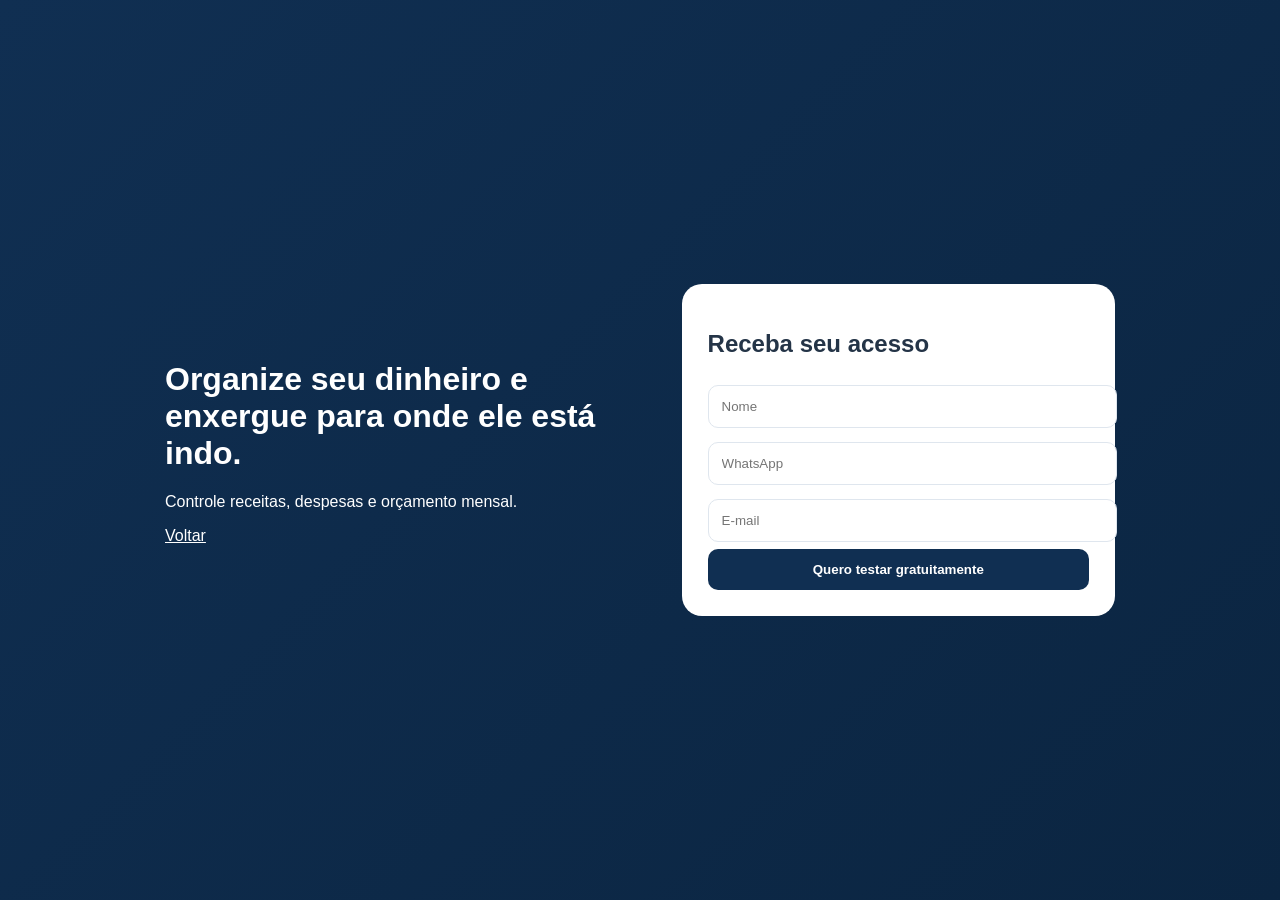
<file: start.html>
<!DOCTYPE html><html lang="pt-BR"><head><meta charset="UTF-8"><meta name="viewport" content="width=device-width,initial-scale=1"><title>MGR START</title><style>
body{margin:0;font-family:Segoe UI,Arial;background:linear-gradient(135deg,#102f52,#0b2541);color:#fff}.c{width:min(950px,92%);margin:auto}.grid{display:grid;grid-template-columns:1fr .9fr;gap:35px;align-items:center;min-height:100vh}.card{background:#fff;color:#243447;padding:26px;border-radius:20px}input{width:100%;padding:13px;margin:7px 0;border:1px solid #dfe6ee;border-radius:10px}.btn{width:100%;padding:13px;border:0;border-radius:10px;background:#102f52;color:#fff;font-weight:700}.ok{display:none;background:#e9f6f0;color:#176a4d;padding:14px;border-radius:10px;margin-top:14px}@media(max-width:800px){.grid{grid-template-columns:1fr}}</style></head><body>
<div class="c grid"><div><h1>Organize seu dinheiro e enxergue para onde ele está indo.</h1><p>Controle receitas, despesas e orçamento mensal.</p><p><a href="index.html" style="color:white">Voltar</a></p></div><div class="card"><h2>Receba seu acesso</h2><form id="f"><input id="nome" placeholder="Nome" required><input id="whatsapp" placeholder="WhatsApp" required><input id="email" type="email" placeholder="E-mail" required><button class="btn">Quero testar gratuitamente</button></form><div id="ok" class="ok">Cadastro realizado. <a href="app.html">Acessar o MGR START</a></div></div></div>
<script>document.getElementById("f").onsubmit=function(e){e.preventDefault();const l=JSON.parse(localStorage.getItem("mgr_leads")||"[]");l.push({nome:nome.value,whatsapp:whatsapp.value,email:email.value});localStorage.setItem("mgr_leads",JSON.stringify(l));this.reset();ok.style.display="block";}</script>
</body></html>
</file>
